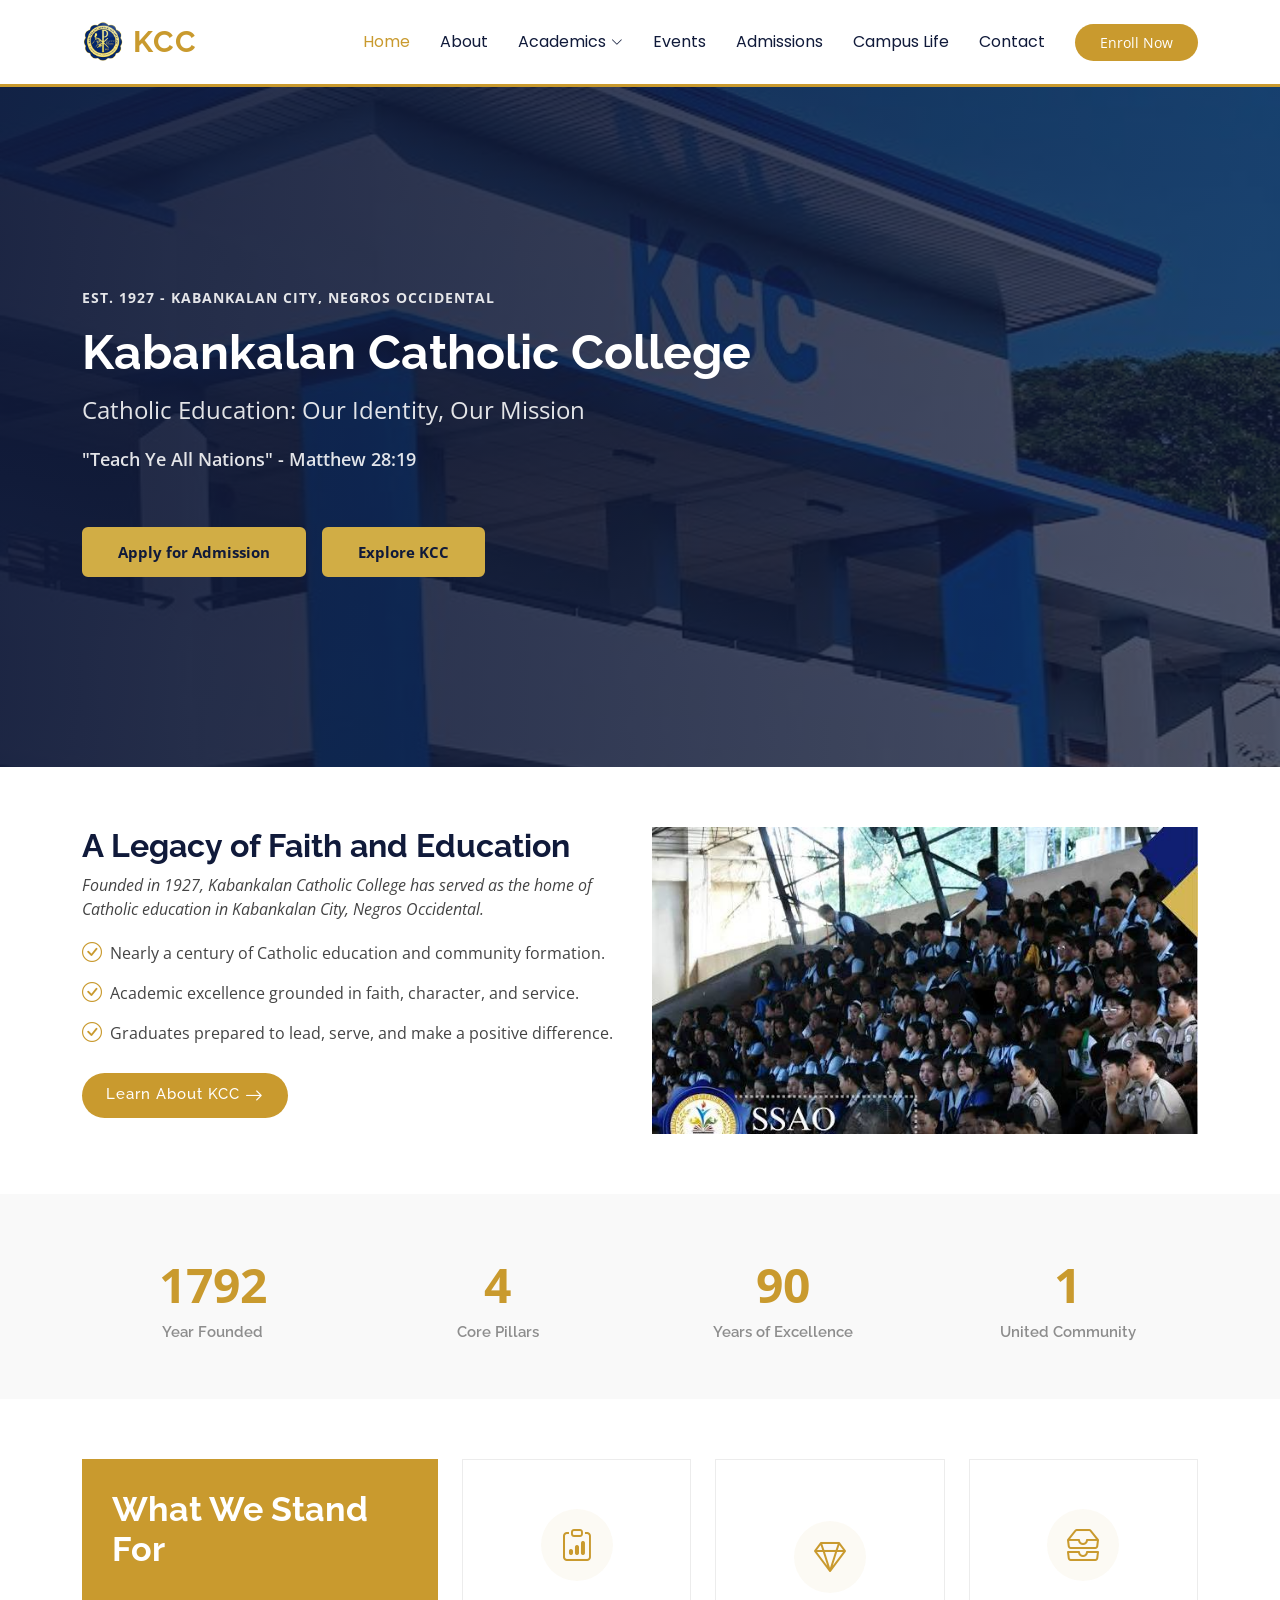
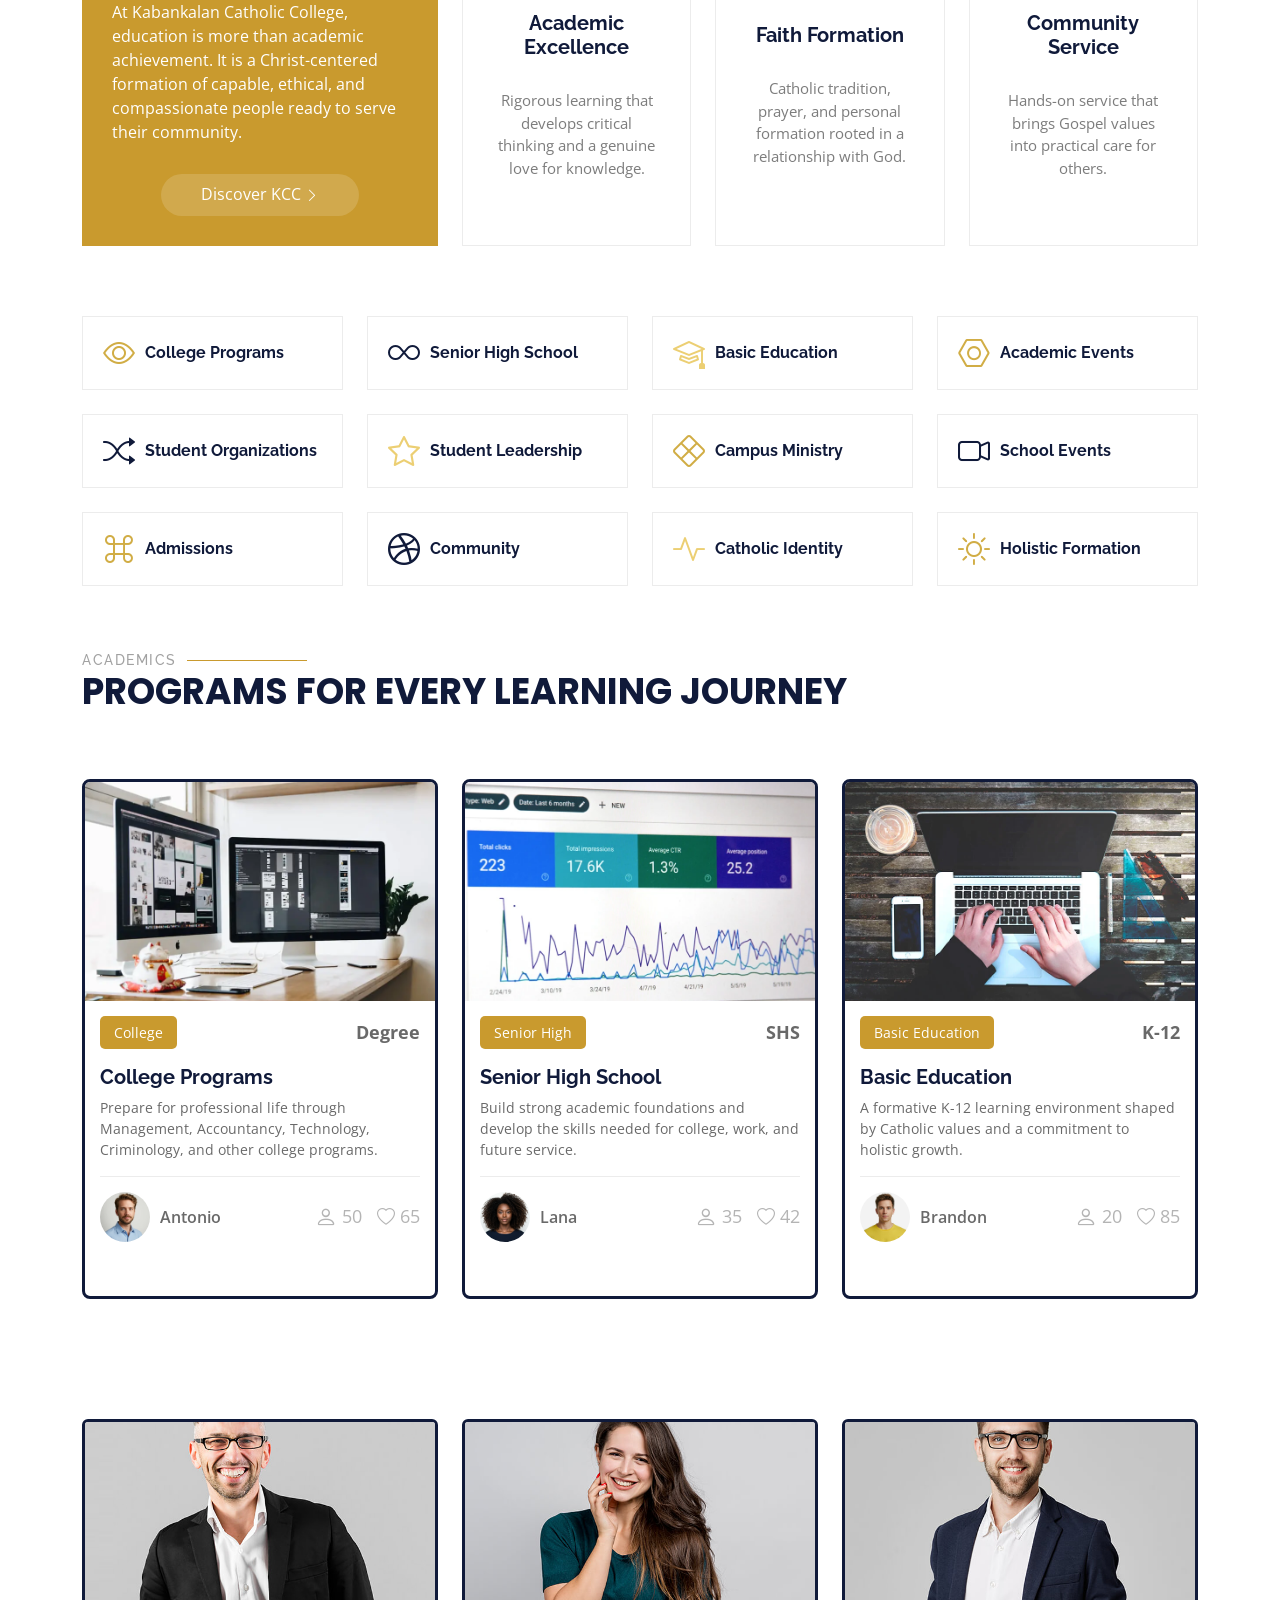
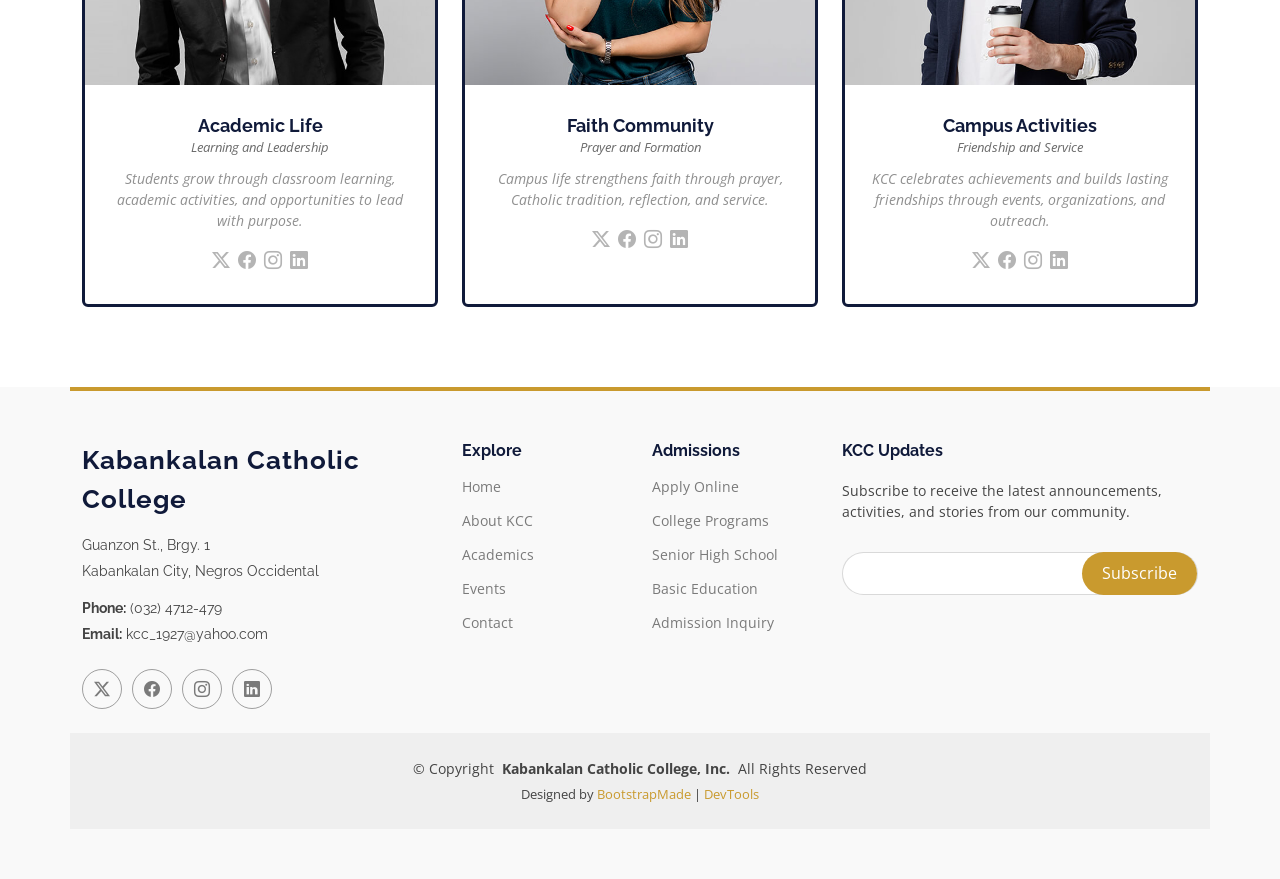
<file: index.html>
<!DOCTYPE html>
<html lang="en">

<head>
  <meta charset="utf-8">
  <meta content="width=device-width, initial-scale=1.0" name="viewport">
  <title>Kabankalan Catholic College, Inc. | Kabankalan City</title>
  <meta name="description" content="Kabankalan Catholic College, Inc. - Catholic education grounded in faith, academic excellence, and service.">
  <meta name="keywords" content="Kabankalan Catholic College, KCC, Catholic education, Kabankalan City, Negros Occidental">

  <!-- Favicons -->
  <link href="assets/img/favicon.png" rel="icon">
  <link href="assets/img/apple-touch-icon.png" rel="apple-touch-icon">

  <!-- Fonts -->
  <link href="https://fonts.googleapis.com" rel="preconnect">
  <link href="https://fonts.gstatic.com" rel="preconnect" crossorigin>
  <link href="https://fonts.googleapis.com/css2?family=Open+Sans:ital,wght@0,300;0,400;0,500;0,600;0,700;0,800;1,300;1,400;1,500;1,600;1,700;1,800&family=Poppins:ital,wght@0,100;0,200;0,300;0,400;0,500;0,600;0,700;0,800;0,900;1,100;1,200;1,300;1,400;1,500;1,600;1,700;1,800;1,900&family=Raleway:ital,wght@0,100;0,200;0,300;0,400;0,500;0,600;0,700;0,800;0,900;1,100;1,200;1,300;1,400;1,500;1,600;1,700;1,800;1,900&display=swap" rel="stylesheet">

  <!-- Vendor CSS Files -->
  <link href="assets/vendor/bootstrap/css/bootstrap.min.css" rel="stylesheet">
  <link href="assets/vendor/bootstrap-icons/bootstrap-icons.css" rel="stylesheet">
  <link href="assets/vendor/aos/aos.css" rel="stylesheet">
  <link href="assets/vendor/glightbox/css/glightbox.min.css" rel="stylesheet">
  <link href="assets/vendor/swiper/swiper-bundle.min.css" rel="stylesheet">

  <!-- Main CSS File -->
  <link href="assets/css/main.css" rel="stylesheet">

  <!-- =======================================================
  * Template Name: Mentor
  * Template URL: https://bootstrapmade.com/mentor-free-education-bootstrap-theme/
  * Updated: Jul 07 2025 with Bootstrap v5.3.7
  * Author: BootstrapMade.com
  * License: https://bootstrapmade.com/license/
  ======================================================== -->
</head>

<body class="index-page">

  <header id="header" class="header d-flex align-items-center sticky-top">
    <div class="container-fluid container-xl position-relative d-flex align-items-center">

      <a href="index.html" class="logo d-flex align-items-center me-auto">
        <img src="assets/img/kcc-seal.png" alt="Kabankalan Catholic College seal">
        <h1 class="sitename">KCC</h1>
      </a>

      <nav id="navmenu" class="navmenu">
        <ul>
          <li><a href="index.html" class="active">Home</a></li>
          <li><a href="about.html">About</a></li>
          <li class="dropdown"><a href="#"><span>Academics</span> <i class="bi bi-chevron-down toggle-dropdown"></i></a>
            <ul>
              <li><a href="courses.html">College Programs</a></li>
              <li><a href="courses.html">Senior High School</a></li>
              <li><a href="courses.html">Basic Education</a></li>
            </ul>
          </li>
          <li><a href="events.html">Events</a></li>
          <li><a href="pricing.html">Admissions</a></li>
          <li><a href="trainers.html">Campus Life</a></li>
          <li><a href="contact.html">Contact</a></li>
        </ul>
        <i class="mobile-nav-toggle d-xl-none bi bi-list"></i>
      </nav>

      <a class="btn-getstarted" href="https://kcc.wela.ph" target="_blank" rel="noopener">Enroll Now</a>

    </div>
  </header>

  <main class="main">

    <!-- Hero Section -->
    <section id="hero" class="hero section dark-background">

      <img src="assets/img/background.jpeg" alt="" data-aos="fade-in">

      <div class="container">
        <p class="hero-eyebrow" data-aos="fade-up" data-aos-delay="50">Est. 1927 - Kabankalan City, Negros Occidental</p>
        <h2 data-aos="fade-up" data-aos-delay="100">Kabankalan Catholic College</h2>
        <p data-aos="fade-up" data-aos-delay="200">Catholic Education: Our Identity, Our Mission</p>
        <p class="hero-scripture" data-aos="fade-up" data-aos-delay="250">"Teach Ye All Nations" - Matthew 28:19</p>
        <div class="d-flex gap-3 mt-4" data-aos="fade-up" data-aos-delay="300">
          <a href="https://kcc.wela.ph" target="_blank" rel="noopener" class="btn-get-started">Apply for Admission</a>
          <a href="#about" class="btn-get-started btn-outline-light">Explore KCC</a>
        </div>
      </div>

    </section><!-- /Hero Section -->

    <!-- About Section -->
    <section id="about" class="about section">

      <div class="container">

        <div class="row gy-4">

          <div class="col-lg-6 order-1 order-lg-2" data-aos="fade-up" data-aos-delay="100">
            <img src="assets/img/about.png" class="img-fluid" alt="">
          </div>

          <div class="col-lg-6 order-2 order-lg-1 content" data-aos="fade-up" data-aos-delay="200">
            <h3>A Legacy of Faith and Education</h3>
            <p class="fst-italic">
              Founded in 1927, Kabankalan Catholic College has served as the home of Catholic education in Kabankalan City, Negros Occidental.
            </p>
            <ul>
              <li><i class="bi bi-check-circle"></i> <span>Nearly a century of Catholic education and community formation.</span></li>
              <li><i class="bi bi-check-circle"></i> <span>Academic excellence grounded in faith, character, and service.</span></li>
              <li><i class="bi bi-check-circle"></i> <span>Graduates prepared to lead, serve, and make a positive difference.</span></li>
            </ul>
            <a href="about.html" class="read-more"><span>Learn About KCC</span><i class="bi bi-arrow-right"></i></a>
          </div>

        </div>

      </div>

    </section><!-- /About Section -->

    <!-- Counts Section -->
    <section id="counts" class="section counts light-background">

      <div class="container" data-aos="fade-up" data-aos-delay="100">

        <div class="row gy-4">

          <div class="col-lg-3 col-md-6">
            <div class="stats-item text-center w-100 h-100">
              <span data-purecounter-start="0" data-purecounter-end="1927" data-purecounter-duration="1" class="purecounter"></span>
              <p>Year Founded</p>
            </div>
          </div><!-- End Stats Item -->

          <div class="col-lg-3 col-md-6">
            <div class="stats-item text-center w-100 h-100">
              <span data-purecounter-start="0" data-purecounter-end="4" data-purecounter-duration="1" class="purecounter"></span>
              <p>Core Pillars</p>
            </div>
          </div><!-- End Stats Item -->

          <div class="col-lg-3 col-md-6">
            <div class="stats-item text-center w-100 h-100">
              <span data-purecounter-start="0" data-purecounter-end="99" data-purecounter-duration="1" class="purecounter"></span>
              <p>Years of Excellence</p>
            </div>
          </div><!-- End Stats Item -->

          <div class="col-lg-3 col-md-6">
            <div class="stats-item text-center w-100 h-100">
              <span data-purecounter-start="0" data-purecounter-end="1" data-purecounter-duration="1" class="purecounter"></span>
              <p>United Community</p>
            </div>
          </div><!-- End Stats Item -->

        </div>

      </div>

    </section><!-- /Counts Section -->

    <!-- Why Us Section -->
    <section id="why-us" class="section why-us">

      <div class="container">

        <div class="row gy-4">

          <div class="col-lg-4" data-aos="fade-up" data-aos-delay="100">
            <div class="why-box">
              <h3>What We Stand For</h3>
              <p>
                At Kabankalan Catholic College, education is more than academic achievement. It is a Christ-centered formation of capable, ethical, and compassionate people ready to serve their community.
              </p>
              <div class="text-center">
                <a href="about.html" class="more-btn"><span>Discover KCC</span> <i class="bi bi-chevron-right"></i></a>
              </div>
            </div>
          </div><!-- End Why Box -->

          <div class="col-lg-8 d-flex align-items-stretch">
            <div class="row gy-4" data-aos="fade-up" data-aos-delay="200">

              <div class="col-xl-4">
                <div class="icon-box d-flex flex-column justify-content-center align-items-center">
                  <i class="bi bi-clipboard-data"></i>
                  <h4>Academic Excellence</h4>
                  <p>Rigorous learning that develops critical thinking and a genuine love for knowledge.</p>
                </div>
              </div><!-- End Icon Box -->

              <div class="col-xl-4" data-aos="fade-up" data-aos-delay="300">
                <div class="icon-box d-flex flex-column justify-content-center align-items-center">
                  <i class="bi bi-gem"></i>
                  <h4>Faith Formation</h4>
                  <p>Catholic tradition, prayer, and personal formation rooted in a relationship with God.</p>
                </div>
              </div><!-- End Icon Box -->

              <div class="col-xl-4" data-aos="fade-up" data-aos-delay="400">
                <div class="icon-box d-flex flex-column justify-content-center align-items-center">
                  <i class="bi bi-inboxes"></i>
                  <h4>Community Service</h4>
                  <p>Hands-on service that brings Gospel values into practical care for others.</p>
                </div>
              </div><!-- End Icon Box -->

            </div>
          </div>

        </div>

      </div>

    </section><!-- /Why Us Section -->

    <!-- Features Section -->
    <section id="features" class="features section">

      <div class="container">

        <div class="row gy-4">

          <div class="col-lg-3 col-md-4" data-aos="fade-up" data-aos-delay="100">
            <div class="features-item">
              <i class="bi bi-eye" style="color: var(--kcc-gold);"></i>
              <h3><a href="courses.html" class="stretched-link">College Programs</a></h3>
            </div>
          </div><!-- End Feature Item -->

          <div class="col-lg-3 col-md-4" data-aos="fade-up" data-aos-delay="200">
            <div class="features-item">
              <i class="bi bi-infinity" style="color: var(--kcc-navy);"></i>
              <h3><a href="courses.html" class="stretched-link">Senior High School</a></h3>
            </div>
          </div><!-- End Feature Item -->

          <div class="col-lg-3 col-md-4" data-aos="fade-up" data-aos-delay="300">
            <div class="features-item">
              <i class="bi bi-mortarboard" style="color: var(--kcc-gold-light);"></i>
              <h3><a href="courses.html" class="stretched-link">Basic Education</a></h3>
            </div>
          </div><!-- End Feature Item -->

          <div class="col-lg-3 col-md-4" data-aos="fade-up" data-aos-delay="400">
            <div class="features-item">
              <i class="bi bi-nut" style="color: var(--kcc-gold);"></i>
              <h3><a href="events.html" class="stretched-link">Academic Events</a></h3>
            </div>
          </div><!-- End Feature Item -->

          <div class="col-lg-3 col-md-4" data-aos="fade-up" data-aos-delay="500">
            <div class="features-item">
              <i class="bi bi-shuffle" style="color: var(--kcc-navy);"></i>
              <h3><a href="trainers.html" class="stretched-link">Student Organizations</a></h3>
            </div>
          </div><!-- End Feature Item -->

          <div class="col-lg-3 col-md-4" data-aos="fade-up" data-aos-delay="600">
            <div class="features-item">
              <i class="bi bi-star" style="color: var(--kcc-gold-light);"></i>
              <h3><a href="trainers.html" class="stretched-link">Student Leadership</a></h3>
            </div>
          </div><!-- End Feature Item -->

          <div class="col-lg-3 col-md-4" data-aos="fade-up" data-aos-delay="700">
            <div class="features-item">
              <i class="bi bi-x-diamond" style="color: var(--kcc-gold);"></i>
              <h3><a href="trainers.html" class="stretched-link">Campus Ministry</a></h3>
            </div>
          </div><!-- End Feature Item -->

          <div class="col-lg-3 col-md-4" data-aos="fade-up" data-aos-delay="800">
            <div class="features-item">
              <i class="bi bi-camera-video" style="color: var(--kcc-navy);"></i>
              <h3><a href="events.html" class="stretched-link">School Events</a></h3>
            </div>
          </div><!-- End Feature Item -->

          <div class="col-lg-3 col-md-4" data-aos="fade-up" data-aos-delay="900">
            <div class="features-item">
              <i class="bi bi-command" style="color: var(--kcc-gold);"></i>
              <h3><a href="contact.html" class="stretched-link">Admissions</a></h3>
            </div>
          </div><!-- End Feature Item -->

          <div class="col-lg-3 col-md-4" data-aos="fade-up" data-aos-delay="1000">
            <div class="features-item">
              <i class="bi bi-dribbble" style="color: var(--kcc-navy);"></i>
              <h3><a href="contact.html" class="stretched-link">Community</a></h3>
            </div>
          </div><!-- End Feature Item -->

          <div class="col-lg-3 col-md-4" data-aos="fade-up" data-aos-delay="1100">
            <div class="features-item">
              <i class="bi bi-activity" style="color: var(--kcc-gold-light);"></i>
              <h3><a href="about.html" class="stretched-link">Catholic Identity</a></h3>
            </div>
          </div><!-- End Feature Item -->

          <div class="col-lg-3 col-md-4" data-aos="fade-up" data-aos-delay="1200">
            <div class="features-item">
              <i class="bi bi-brightness-high" style="color: var(--kcc-gold);"></i>
              <h3><a href="about.html" class="stretched-link">Holistic Formation</a></h3>
            </div>
          </div><!-- End Feature Item -->

        </div>

      </div>

    </section><!-- /Features Section -->

    <!-- Courses Section -->
    <section id="courses" class="courses section">

      <!-- Section Title -->
      <div class="container section-title" data-aos="fade-up">
        <h2>Academics</h2>
        <p>Programs for Every Learning Journey</p>
      </div><!-- End Section Title -->

      <div class="container">

        <div class="row">

          <div class="col-lg-4 col-md-6 d-flex align-items-stretch" data-aos="zoom-in" data-aos-delay="100">
            <div class="course-item">
              <img src="assets/img/course/course-1.webp" class="img-fluid" alt="...">
              <div class="course-content">
                <div class="d-flex justify-content-between align-items-center mb-3">
                  <p class="category">College</p>
                  <p class="price">Degree</p>
                </div>

                <h3><a href="course-details.html">College Programs</a></h3>
                <p class="description">Prepare for professional life through Management, Accountancy, Technology, Criminology, and other college programs.</p>
                <div class="trainer d-flex justify-content-between align-items-center">
                  <div class="trainer-profile d-flex align-items-center">
                    <img src="assets/img/person/person-m-7.webp" class="img-fluid" alt="">
                    <a href="" class="trainer-link">Antonio</a>
                  </div>
                  <div class="trainer-rank d-flex align-items-center">
                    <i class="bi bi-person user-icon"></i>&nbsp;50
                    &nbsp;&nbsp;
                    <i class="bi bi-heart heart-icon"></i>&nbsp;65
                  </div>
                </div>
              </div>
            </div>
          </div> <!-- End Course Item-->

          <div class="col-lg-4 col-md-6 d-flex align-items-stretch mt-4 mt-md-0" data-aos="zoom-in" data-aos-delay="200">
            <div class="course-item">
              <img src="assets/img/course/course-2.webp" class="img-fluid" alt="...">
              <div class="course-content">
                <div class="d-flex justify-content-between align-items-center mb-3">
                  <p class="category">Senior High</p>
                  <p class="price">SHS</p>
                </div>

                <h3><a href="course-details.html">Senior High School</a></h3>
                <p class="description">Build strong academic foundations and develop the skills needed for college, work, and future service.</p>
                <div class="trainer d-flex justify-content-between align-items-center">
                  <div class="trainer-profile d-flex align-items-center">
                    <img src="assets/img/person/person-f-14.webp" class="img-fluid" alt="">
                    <a href="" class="trainer-link">Lana</a>
                  </div>
                  <div class="trainer-rank d-flex align-items-center">
                    <i class="bi bi-person user-icon"></i>&nbsp;35
                    &nbsp;&nbsp;
                    <i class="bi bi-heart heart-icon"></i>&nbsp;42
                  </div>
                </div>
              </div>
            </div>
          </div> <!-- End Course Item-->

          <div class="col-lg-4 col-md-6 d-flex align-items-stretch mt-4 mt-lg-0" data-aos="zoom-in" data-aos-delay="300">
            <div class="course-item">
              <img src="assets/img/course/course-3.webp" class="img-fluid" alt="...">
              <div class="course-content">
                <div class="d-flex justify-content-between align-items-center mb-3">
                  <p class="category">Basic Education</p>
                  <p class="price">K-12</p>
                </div>

                <h3><a href="course-details.html">Basic Education</a></h3>
                <p class="description">A formative K-12 learning environment shaped by Catholic values and a commitment to holistic growth.</p>
                <div class="trainer d-flex justify-content-between align-items-center">
                  <div class="trainer-profile d-flex align-items-center">
                    <img src="assets/img/person/person-m-12.webp" class="img-fluid" alt="">
                    <a href="" class="trainer-link">Brandon</a>
                  </div>
                  <div class="trainer-rank d-flex align-items-center">
                    <i class="bi bi-person user-icon"></i>&nbsp;20
                    &nbsp;&nbsp;
                    <i class="bi bi-heart heart-icon"></i>&nbsp;85
                  </div>
                </div>
              </div>
            </div>
          </div> <!-- End Course Item-->

        </div>

      </div>

    </section><!-- /Courses Section -->

    <!-- Trainers Index Section -->
    <section id="trainers-index" class="section trainers-index">

      <div class="container">

        <div class="row">

          <div class="col-lg-4 col-md-6 d-flex" data-aos="fade-up" data-aos-delay="100">
            <div class="member">
              <img src="assets/img/trainers/trainer-1.jpg" class="img-fluid" alt="">
              <div class="member-content">
                <h4>Academic Life</h4>
                <span>Learning and Leadership</span>
                <p>
                  Students grow through classroom learning, academic activities, and opportunities to lead with purpose.
                </p>
                <div class="social">
                  <a href=""><i class="bi bi-twitter-x"></i></a>
                  <a href=""><i class="bi bi-facebook"></i></a>
                  <a href=""><i class="bi bi-instagram"></i></a>
                  <a href=""><i class="bi bi-linkedin"></i></a>
                </div>
              </div>
            </div>
          </div><!-- End Team Member -->

          <div class="col-lg-4 col-md-6 d-flex" data-aos="fade-up" data-aos-delay="200">
            <div class="member">
              <img src="assets/img/trainers/trainer-2.jpg" class="img-fluid" alt="">
              <div class="member-content">
                <h4>Faith Community</h4>
                <span>Prayer and Formation</span>
                <p>
                  Campus life strengthens faith through prayer, Catholic tradition, reflection, and service.
                </p>
                <div class="social">
                  <a href=""><i class="bi bi-twitter-x"></i></a>
                  <a href=""><i class="bi bi-facebook"></i></a>
                  <a href=""><i class="bi bi-instagram"></i></a>
                  <a href=""><i class="bi bi-linkedin"></i></a>
                </div>
              </div>
            </div>
          </div><!-- End Team Member -->

          <div class="col-lg-4 col-md-6 d-flex" data-aos="fade-up" data-aos-delay="300">
            <div class="member">
              <img src="assets/img/trainers/trainer-3.jpg" class="img-fluid" alt="">
              <div class="member-content">
                <h4>Campus Activities</h4>
                <span>Friendship and Service</span>
                <p>
                  KCC celebrates achievements and builds lasting friendships through events, organizations, and outreach.
                </p>
                <div class="social">
                  <a href=""><i class="bi bi-twitter-x"></i></a>
                  <a href=""><i class="bi bi-facebook"></i></a>
                  <a href=""><i class="bi bi-instagram"></i></a>
                  <a href=""><i class="bi bi-linkedin"></i></a>
                </div>
              </div>
            </div>
          </div><!-- End Team Member -->

        </div>

      </div>

    </section><!-- /Trainers Index Section -->

  </main>

  <footer id="footer" class="footer position-relative light-background">

    <div class="container footer-top">
      <div class="row gy-4">
        <div class="col-lg-4 col-md-6 footer-about">
          <a href="index.html" class="logo d-flex align-items-center">
            <span class="sitename">Kabankalan Catholic College</span>
          </a>
          <div class="footer-contact pt-3">
            <p>Guanzon St., Brgy. 1</p>
            <p>Kabankalan City, Negros Occidental</p>
            <p class="mt-3"><strong>Phone:</strong> <span>(032) 4712-479</span></p>
            <p><strong>Email:</strong> <span>kcc_1927@yahoo.com</span></p>
          </div>
          <div class="social-links d-flex mt-4">
            <a href=""><i class="bi bi-twitter-x"></i></a>
            <a href=""><i class="bi bi-facebook"></i></a>
            <a href=""><i class="bi bi-instagram"></i></a>
            <a href=""><i class="bi bi-linkedin"></i></a>
          </div>
        </div>

        <div class="col-lg-2 col-md-3 footer-links">
          <h4>Explore</h4>
          <ul>
            <li><a href="index.html">Home</a></li>
            <li><a href="about.html">About KCC</a></li>
            <li><a href="courses.html">Academics</a></li>
            <li><a href="events.html">Events</a></li>
            <li><a href="contact.html">Contact</a></li>
          </ul>
        </div>

        <div class="col-lg-2 col-md-3 footer-links">
          <h4>Admissions</h4>
          <ul>
            <li><a href="https://kcc.wela.ph" target="_blank" rel="noopener">Apply Online</a></li>
            <li><a href="courses.html">College Programs</a></li>
            <li><a href="courses.html">Senior High School</a></li>
            <li><a href="courses.html">Basic Education</a></li>
            <li><a href="contact.html">Admission Inquiry</a></li>
          </ul>
        </div>

        <div class="col-lg-4 col-md-12 footer-newsletter">
          <h4>KCC Updates</h4>
          <p>Subscribe to receive the latest announcements, activities, and stories from our community.</p>
          <form action="#" method="post" class="email-form">
            <div class="newsletter-form"><input type="email" name="email"><input type="submit" value="Subscribe"></div>
            <div class="loading">Loading</div>
            <div class="error-message"></div>
            <div class="sent-message">Your subscription request has been sent. Thank you!</div>
          </form>
        </div>

      </div>
    </div>

    <div class="container copyright text-center mt-4">
      <p>© <span>Copyright</span> <strong class="px-1 sitename">Kabankalan Catholic College, Inc.</strong> <span>All Rights Reserved</span></p>
      <div class="credits">
        <!-- All the links in the footer should remain intact. -->
        <!-- You can delete the links only if you've purchased the pro version. -->
        <!-- Licensing information: https://bootstrapmade.com/license/ -->
        Designed by <a href="https://bootstrapmade.com/">BootstrapMade</a> | <a href="https://bootstrapmade.com/tools/">DevTools</a>
      </div>
    </div>

  </footer>

  <!-- Scroll Top -->
  <a href="#" id="scroll-top" class="scroll-top d-flex align-items-center justify-content-center"><i class="bi bi-arrow-up-short"></i></a>

  <!-- Preloader -->
  <div id="preloader"></div>

  <!-- Vendor JS Files -->
  <script src="assets/vendor/bootstrap/js/bootstrap.bundle.min.js"></script>
  <script src="assets/vendor/aos/aos.js"></script>
  <script src="assets/vendor/glightbox/js/glightbox.min.js"></script>
  <script src="assets/vendor/purecounter/purecounter_vanilla.js"></script>
  <script src="assets/vendor/swiper/swiper-bundle.min.js"></script>

  <!-- Main JS File -->
  <script src="assets/js/main.js"></script>

</body>

</html>
</file>
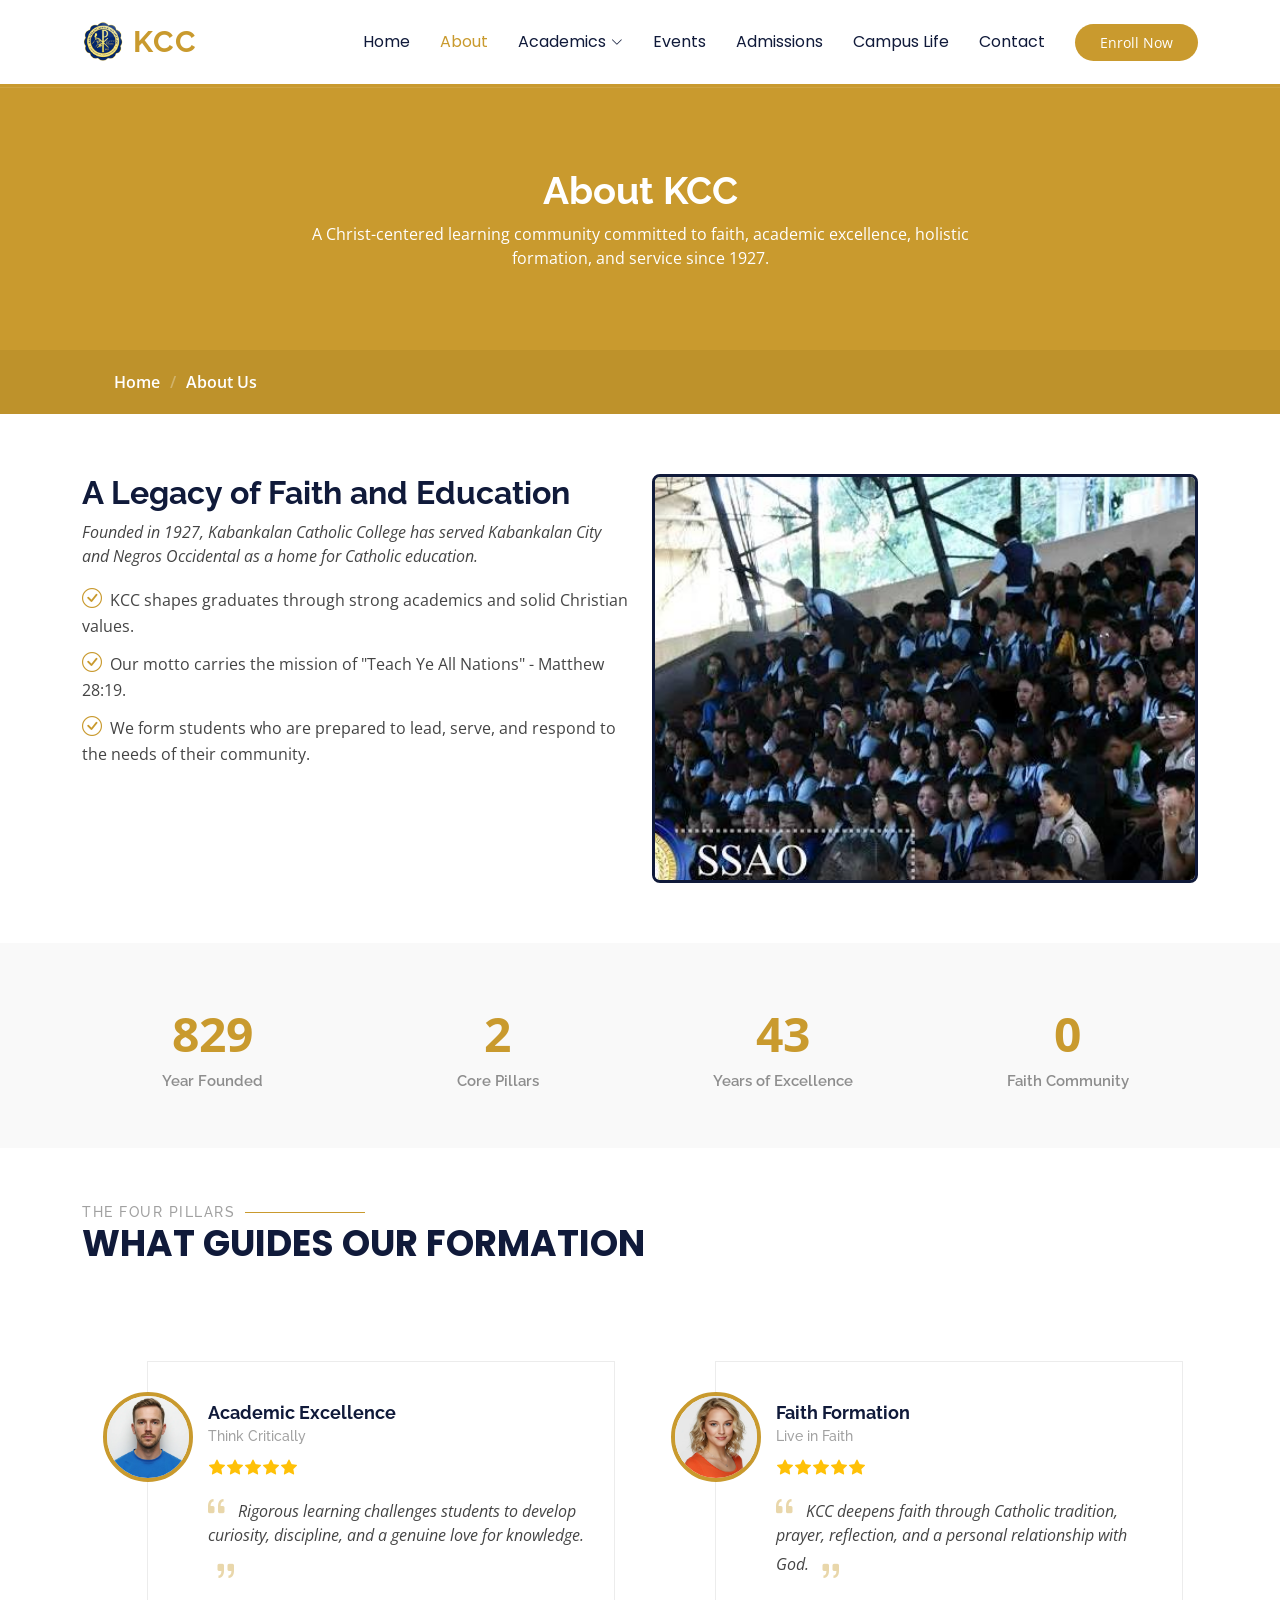
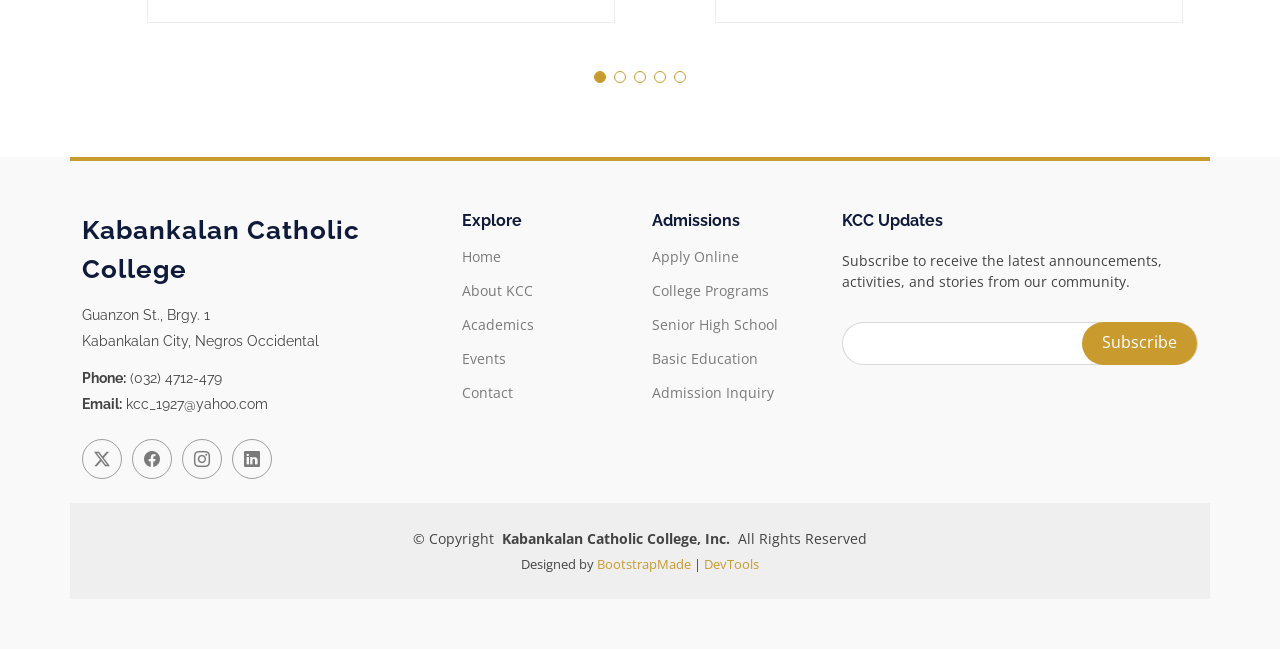
<file: about.html>
<!DOCTYPE html>
<html lang="en">

<head>
  <meta charset="utf-8">
  <meta content="width=device-width, initial-scale=1.0" name="viewport">
  <title>About KCC - Kabankalan Catholic College, Inc.</title>
  <meta name="description" content="Learn about Kabankalan Catholic College, its history, mission, and four pillars of formation.">
  <meta name="keywords" content="About KCC, Kabankalan Catholic College, Catholic education, Kabankalan City">

  <!-- Favicons -->
  <link href="assets/img/favicon.png" rel="icon">
  <link href="assets/img/apple-touch-icon.png" rel="apple-touch-icon">

  <!-- Fonts -->
  <link href="https://fonts.googleapis.com" rel="preconnect">
  <link href="https://fonts.gstatic.com" rel="preconnect" crossorigin>
  <link href="https://fonts.googleapis.com/css2?family=Open+Sans:ital,wght@0,300;0,400;0,500;0,600;0,700;0,800;1,300;1,400;1,500;1,600;1,700;1,800&family=Poppins:ital,wght@0,100;0,200;0,300;0,400;0,500;0,600;0,700;0,800;0,900;1,100;1,200;1,300;1,400;1,500;1,600;1,700;1,800;1,900&family=Raleway:ital,wght@0,100;0,200;0,300;0,400;0,500;0,600;0,700;0,800;0,900;1,100;1,200;1,300;1,400;1,500;1,600;1,700;1,800;1,900&display=swap" rel="stylesheet">

  <!-- Vendor CSS Files -->
  <link href="assets/vendor/bootstrap/css/bootstrap.min.css" rel="stylesheet">
  <link href="assets/vendor/bootstrap-icons/bootstrap-icons.css" rel="stylesheet">
  <link href="assets/vendor/aos/aos.css" rel="stylesheet">
  <link href="assets/vendor/glightbox/css/glightbox.min.css" rel="stylesheet">
  <link href="assets/vendor/swiper/swiper-bundle.min.css" rel="stylesheet">

  <!-- Main CSS File -->
  <link href="assets/css/main.css" rel="stylesheet">

  <!-- =======================================================
  * Template Name: Mentor
  * Template URL: https://bootstrapmade.com/mentor-free-education-bootstrap-theme/
  * Updated: Jul 07 2025 with Bootstrap v5.3.7
  * Author: BootstrapMade.com
  * License: https://bootstrapmade.com/license/
  ======================================================== -->
</head>

<body class="about-page">

  <header id="header" class="header d-flex align-items-center sticky-top">
    <div class="container-fluid container-xl position-relative d-flex align-items-center">

      <a href="index.html" class="logo d-flex align-items-center me-auto">
        <img src="assets/img/kcc-seal.png" alt="Kabankalan Catholic College seal">
        <h1 class="sitename">KCC</h1>
      </a>

      <nav id="navmenu" class="navmenu">
        <ul>
          <li><a href="index.html">Home</a></li>
          <li><a href="about.html" class="active">About</a></li>
          <li class="dropdown"><a href="#"><span>Academics</span> <i class="bi bi-chevron-down toggle-dropdown"></i></a>
            <ul>
              <li><a href="courses.html">College Programs</a></li>
              <li><a href="courses.html">Senior High School</a></li>
              <li><a href="courses.html">Basic Education</a></li>
            </ul>
          </li>
          <li><a href="events.html">Events</a></li>
          <li><a href="pricing.html">Admissions</a></li>
          <li><a href="trainers.html">Campus Life</a></li>
          <li><a href="contact.html">Contact</a></li>
        </ul>
        <i class="mobile-nav-toggle d-xl-none bi bi-list"></i>
      </nav>

      <a class="btn-getstarted" href="https://kcc.wela.ph" target="_blank" rel="noopener">Enroll Now</a>

    </div>
  </header>

  <main class="main">

    <!-- Page Title -->
    <div class="page-title" data-aos="fade">
      <div class="heading">
        <div class="container">
          <div class="row d-flex justify-content-center text-center">
            <div class="col-lg-8">
              <h1>About KCC</h1>
              <p class="mb-0">A Christ-centered learning community committed to faith, academic excellence, holistic formation, and service since 1927.</p>
            </div>
          </div>
        </div>
      </div>
      <nav class="breadcrumbs">
        <div class="container">
          <ol>
            <li><a href="index.html">Home</a></li>
            <li class="current">About Us<br></li>
          </ol>
        </div>
      </nav>
    </div><!-- End Page Title -->

    <!-- About Us Section -->
    <section id="about-us" class="section about-us">

      <div class="container">

        <div class="row gy-4">

          <div class="col-lg-6 order-1 order-lg-2" data-aos="fade-up" data-aos-delay="100">
            <img src="assets/img/about.png" class="img-fluid" alt="">
          </div>

          <div class="col-lg-6 order-2 order-lg-1 content" data-aos="fade-up" data-aos-delay="200">
            <h3>A Legacy of Faith and Education</h3>
            <p class="fst-italic">
              Founded in 1927, Kabankalan Catholic College has served Kabankalan City and Negros Occidental as a home for Catholic education.
            </p>
            <ul>
              <li><i class="bi bi-check-circle"></i> <span>KCC shapes graduates through strong academics and solid Christian values.</span></li>
              <li><i class="bi bi-check-circle"></i> <span>Our motto carries the mission of "Teach Ye All Nations" - Matthew 28:19.</span></li>
              <li><i class="bi bi-check-circle"></i> <span>We form students who are prepared to lead, serve, and respond to the needs of their community.</span></li>
            </ul>
          </div>

        </div>

      </div>

    </section><!-- /About Us Section -->

    <!-- Counts Section -->
    <section id="counts" class="section counts light-background">

      <div class="container" data-aos="fade-up" data-aos-delay="100">

        <div class="row gy-4">

          <div class="col-lg-3 col-md-6">
            <div class="stats-item text-center w-100 h-100">
              <span data-purecounter-start="0" data-purecounter-end="1927" data-purecounter-duration="1" class="purecounter"></span>
              <p>Year Founded</p>
            </div>
          </div><!-- End Stats Item -->

          <div class="col-lg-3 col-md-6">
            <div class="stats-item text-center w-100 h-100">
              <span data-purecounter-start="0" data-purecounter-end="4" data-purecounter-duration="1" class="purecounter"></span>
              <p>Core Pillars</p>
            </div>
          </div><!-- End Stats Item -->

          <div class="col-lg-3 col-md-6">
            <div class="stats-item text-center w-100 h-100">
              <span data-purecounter-start="0" data-purecounter-end="99" data-purecounter-duration="1" class="purecounter"></span>
              <p>Years of Excellence</p>
            </div>
          </div><!-- End Stats Item -->

          <div class="col-lg-3 col-md-6">
            <div class="stats-item text-center w-100 h-100">
              <span data-purecounter-start="0" data-purecounter-end="1" data-purecounter-duration="1" class="purecounter"></span>
              <p>Faith Community</p>
            </div>
          </div><!-- End Stats Item -->

        </div>

      </div>

    </section><!-- /Counts Section -->

    <!-- Testimonials Section -->
    <section id="testimonials" class="testimonials section">

      <!-- Section Title -->
      <div class="container section-title" data-aos="fade-up">
        <h2>The Four Pillars</h2>
        <p>What guides our formation</p>
      </div><!-- End Section Title -->

      <div class="container" data-aos="fade-up" data-aos-delay="100">

        <div class="swiper init-swiper">
          <script type="application/json" class="swiper-config">
            {
              "loop": true,
              "speed": 600,
              "autoplay": {
                "delay": 5000
              },
              "slidesPerView": "auto",
              "pagination": {
                "el": ".swiper-pagination",
                "type": "bullets",
                "clickable": true
              },
              "breakpoints": {
                "320": {
                  "slidesPerView": 1,
                  "spaceBetween": 40
                },
                "1200": {
                  "slidesPerView": 2,
                  "spaceBetween": 20
                }
              }
            }
          </script>
          <div class="swiper-wrapper">

            <div class="swiper-slide">
              <div class="testimonial-wrap">
                <div class="testimonial-item">
                  <img src="assets/img/person/person-m-9.webp" class="testimonial-img" alt="">
                  <h3>Academic Excellence</h3>
                  <h4>Think Critically</h4>
                  <div class="stars">
                    <i class="bi bi-star-fill"></i><i class="bi bi-star-fill"></i><i class="bi bi-star-fill"></i><i class="bi bi-star-fill"></i><i class="bi bi-star-fill"></i>
                  </div>
                  <p>
                    <i class="bi bi-quote quote-icon-left"></i>
                    <span>Rigorous learning challenges students to develop curiosity, discipline, and a genuine love for knowledge.</span>
                    <i class="bi bi-quote quote-icon-right"></i>
                  </p>
                </div>
              </div>
            </div><!-- End testimonial item -->

            <div class="swiper-slide">
              <div class="testimonial-wrap">
                <div class="testimonial-item">
                  <img src="assets/img/person/person-f-5.webp" class="testimonial-img" alt="">
                  <h3>Faith Formation</h3>
                  <h4>Live in Faith</h4>
                  <div class="stars">
                    <i class="bi bi-star-fill"></i><i class="bi bi-star-fill"></i><i class="bi bi-star-fill"></i><i class="bi bi-star-fill"></i><i class="bi bi-star-fill"></i>
                  </div>
                  <p>
                    <i class="bi bi-quote quote-icon-left"></i>
                    <span>KCC deepens faith through Catholic tradition, prayer, reflection, and a personal relationship with God.</span>
                    <i class="bi bi-quote quote-icon-right"></i>
                  </p>
                </div>
              </div>
            </div><!-- End testimonial item -->

            <div class="swiper-slide">
              <div class="testimonial-wrap">
                <div class="testimonial-item">
                  <img src="assets/img/person/person-f-12.webp" class="testimonial-img" alt="">
                  <h3>Community Service</h3>
                  <h4>Serve with Purpose</h4>
                  <div class="stars">
                    <i class="bi bi-star-fill"></i><i class="bi bi-star-fill"></i><i class="bi bi-star-fill"></i><i class="bi bi-star-fill"></i><i class="bi bi-star-fill"></i>
                  </div>
                  <p>
                    <i class="bi bi-quote quote-icon-left"></i>
                    <span>Students put Gospel values into practice through outreach, hands-on service, and care for others.</span>
                    <i class="bi bi-quote quote-icon-right"></i>
                  </p>
                </div>
              </div>
            </div><!-- End testimonial item -->

            <div class="swiper-slide">
              <div class="testimonial-wrap">
                <div class="testimonial-item">
                  <img src="assets/img/person/person-m-12.webp" class="testimonial-img" alt="">
                  <h3>Holistic Development</h3>
                  <h4>Grow in Character</h4>
                  <div class="stars">
                    <i class="bi bi-star-fill"></i><i class="bi bi-star-fill"></i><i class="bi bi-star-fill"></i><i class="bi bi-star-fill"></i><i class="bi bi-star-fill"></i>
                  </div>
                  <p>
                    <i class="bi bi-quote quote-icon-left"></i>
                    <span>Education at KCC nurtures the mind, heart, body, and spirit to prepare students for meaningful lives.</span>
                    <i class="bi bi-quote quote-icon-right"></i>
                  </p>
                </div>
              </div>
            </div><!-- End testimonial item -->

            <div class="swiper-slide">
              <div class="testimonial-wrap">
                <div class="testimonial-item">
                  <img src="assets/img/person/person-m-13.webp" class="testimonial-img" alt="">
                  <h3>Christian Leadership</h3>
                  <h4>Lead with Values</h4>
                  <div class="stars">
                    <i class="bi bi-star-fill"></i><i class="bi bi-star-fill"></i><i class="bi bi-star-fill"></i><i class="bi bi-star-fill"></i><i class="bi bi-star-fill"></i>
                  </div>
                  <p>
                    <i class="bi bi-quote quote-icon-left"></i>
                    <span>KCC forms confident graduates who lead responsibly, respect others, and work for the common good.</span>
                    <i class="bi bi-quote quote-icon-right"></i>
                  </p>
                </div>
              </div>
            </div><!-- End testimonial item -->

          </div>
          <div class="swiper-pagination"></div>
        </div>

      </div>

    </section><!-- /Testimonials Section -->

  </main>

  <footer id="footer" class="footer position-relative light-background">

    <div class="container footer-top">
      <div class="row gy-4">
        <div class="col-lg-4 col-md-6 footer-about">
          <a href="index.html" class="logo d-flex align-items-center">
            <span class="sitename">Kabankalan Catholic College</span>
          </a>
          <div class="footer-contact pt-3">
            <p>Guanzon St., Brgy. 1</p>
            <p>Kabankalan City, Negros Occidental</p>
            <p class="mt-3"><strong>Phone:</strong> <span>(032) 4712-479</span></p>
            <p><strong>Email:</strong> <span>kcc_1927@yahoo.com</span></p>
          </div>
          <div class="social-links d-flex mt-4">
            <a href=""><i class="bi bi-twitter-x"></i></a>
            <a href=""><i class="bi bi-facebook"></i></a>
            <a href=""><i class="bi bi-instagram"></i></a>
            <a href=""><i class="bi bi-linkedin"></i></a>
          </div>
        </div>

        <div class="col-lg-2 col-md-3 footer-links">
          <h4>Explore</h4>
          <ul>
            <li><a href="index.html">Home</a></li>
            <li><a href="about.html">About KCC</a></li>
            <li><a href="courses.html">Academics</a></li>
            <li><a href="events.html">Events</a></li>
            <li><a href="contact.html">Contact</a></li>
          </ul>
        </div>

        <div class="col-lg-2 col-md-3 footer-links">
          <h4>Admissions</h4>
          <ul>
            <li><a href="https://kcc.wela.ph" target="_blank" rel="noopener">Apply Online</a></li>
            <li><a href="courses.html">College Programs</a></li>
            <li><a href="courses.html">Senior High School</a></li>
            <li><a href="courses.html">Basic Education</a></li>
            <li><a href="contact.html">Admission Inquiry</a></li>
          </ul>
        </div>

        <div class="col-lg-4 col-md-12 footer-newsletter">
          <h4>KCC Updates</h4>
          <p>Subscribe to receive the latest announcements, activities, and stories from our community.</p>
          <form action="#" method="post" class="email-form">
            <div class="newsletter-form"><input type="email" name="email"><input type="submit" value="Subscribe"></div>
            <div class="loading">Loading</div>
            <div class="error-message"></div>
            <div class="sent-message">Your subscription request has been sent. Thank you!</div>
          </form>
        </div>

      </div>
    </div>

    <div class="container copyright text-center mt-4">
      <p>© <span>Copyright</span> <strong class="px-1 sitename">Kabankalan Catholic College, Inc.</strong> <span>All Rights Reserved</span></p>
      <div class="credits">
        <!-- All the links in the footer should remain intact. -->
        <!-- You can delete the links only if you've purchased the pro version. -->
        <!-- Licensing information: https://bootstrapmade.com/license/ -->
        Designed by <a href="https://bootstrapmade.com/">BootstrapMade</a> | <a href="https://bootstrapmade.com/tools/">DevTools</a>
      </div>
    </div>

  </footer>

  <!-- Scroll Top -->
  <a href="#" id="scroll-top" class="scroll-top d-flex align-items-center justify-content-center"><i class="bi bi-arrow-up-short"></i></a>

  <!-- Preloader -->
  <div id="preloader"></div>

  <!-- Vendor JS Files -->
  <script src="assets/vendor/bootstrap/js/bootstrap.bundle.min.js"></script>
  <script src="assets/vendor/aos/aos.js"></script>
  <script src="assets/vendor/glightbox/js/glightbox.min.js"></script>
  <script src="assets/vendor/purecounter/purecounter_vanilla.js"></script>
  <script src="assets/vendor/swiper/swiper-bundle.min.js"></script>

  <!-- Main JS File -->
  <script src="assets/js/main.js"></script>

</body>

</html>
</file>
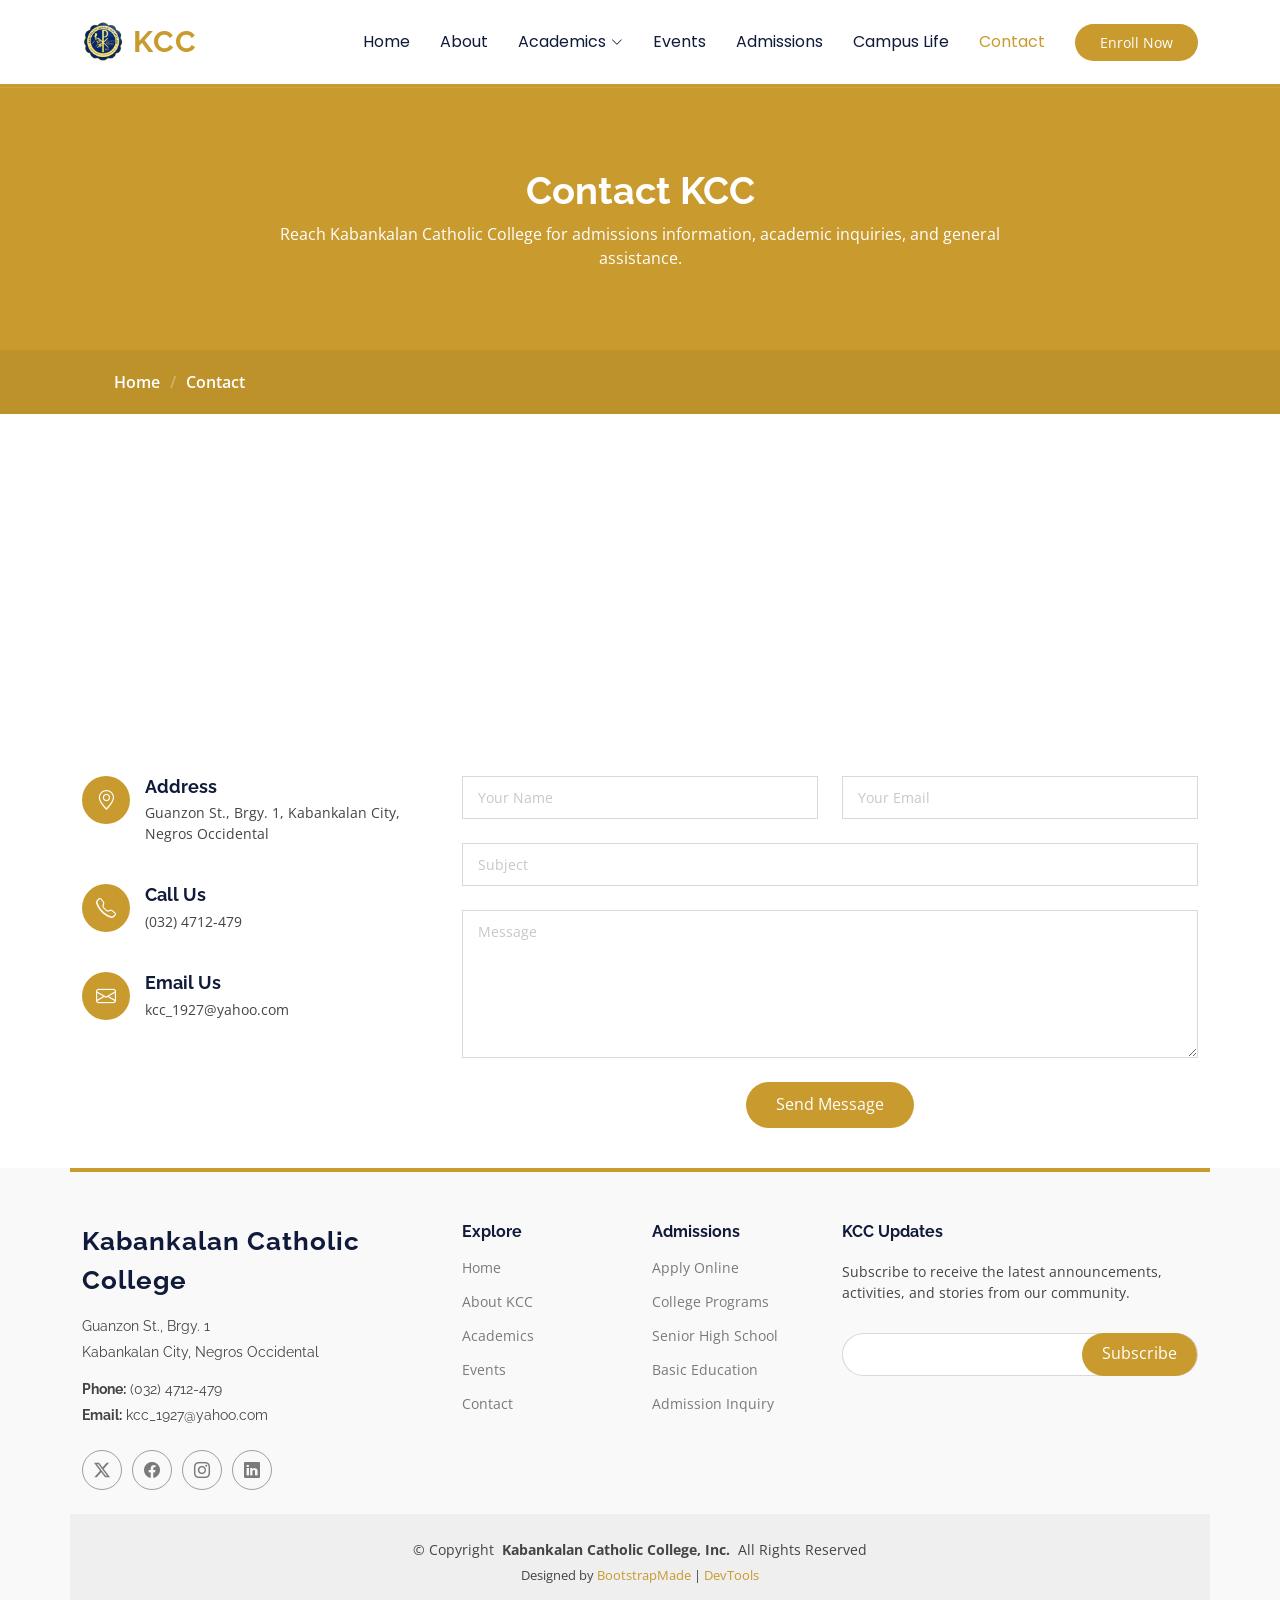
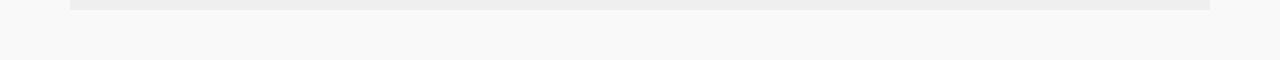
<file: contact.html>
<!DOCTYPE html>
<html lang="en">

<head>
  <meta charset="utf-8">
  <meta content="width=device-width, initial-scale=1.0" name="viewport">
  <title>Contact KCC - Kabankalan Catholic College, Inc.</title>
  <meta name="description" content="Contact Kabankalan Catholic College for admissions and general inquiries.">
  <meta name="keywords" content="Contact KCC, Kabankalan Catholic College, Kabankalan City, admissions">

  <!-- Favicons -->
  <link href="assets/img/favicon.png" rel="icon">
  <link href="assets/img/apple-touch-icon.png" rel="apple-touch-icon">

  <!-- Fonts -->
  <link href="https://fonts.googleapis.com" rel="preconnect">
  <link href="https://fonts.gstatic.com" rel="preconnect" crossorigin>
  <link
    href="https://fonts.googleapis.com/css2?family=Open+Sans:ital,wght@0,300;0,400;0,500;0,600;0,700;0,800;1,300;1,400;1,500;1,600;1,700;1,800&family=Poppins:ital,wght@0,100;0,200;0,300;0,400;0,500;0,600;0,700;0,800;0,900;1,100;1,200;1,300;1,400;1,500;1,600;1,700;1,800;1,900&family=Raleway:ital,wght@0,100;0,200;0,300;0,400;0,500;0,600;0,700;0,800;0,900;1,100;1,200;1,300;1,400;1,500;1,600;1,700;1,800;1,900&display=swap"
    rel="stylesheet">

  <!-- Vendor CSS Files -->
  <link href="assets/vendor/bootstrap/css/bootstrap.min.css" rel="stylesheet">
  <link href="assets/vendor/bootstrap-icons/bootstrap-icons.css" rel="stylesheet">
  <link href="assets/vendor/aos/aos.css" rel="stylesheet">
  <link href="assets/vendor/glightbox/css/glightbox.min.css" rel="stylesheet">
  <link href="assets/vendor/swiper/swiper-bundle.min.css" rel="stylesheet">

  <!-- Main CSS File -->
  <link href="assets/css/main.css" rel="stylesheet">

  <!-- =======================================================
  * Template Name: Mentor
  * Template URL: https://bootstrapmade.com/mentor-free-education-bootstrap-theme/
  * Updated: Jul 07 2025 with Bootstrap v5.3.7
  * Author: BootstrapMade.com
  * License: https://bootstrapmade.com/license/
  ======================================================== -->
</head>

<body class="contact-page">

  <header id="header" class="header d-flex align-items-center sticky-top">
    <div class="container-fluid container-xl position-relative d-flex align-items-center">

      <a href="index.html" class="logo d-flex align-items-center me-auto">
        <img src="assets/img/kcc-seal.png" alt="Kabankalan Catholic College seal">
        <h1 class="sitename">KCC</h1>
      </a>

      <nav id="navmenu" class="navmenu">
        <ul>
          <li><a href="index.html">Home</a></li>
          <li><a href="about.html">About</a></li>
          <li class="dropdown"><a href="#"><span>Academics</span> <i class="bi bi-chevron-down toggle-dropdown"></i></a>
            <ul>
              <li><a href="courses.html">College Programs</a></li>
              <li><a href="courses.html">Senior High School</a></li>
              <li><a href="courses.html">Basic Education</a></li>
            </ul>
          </li>
          <li><a href="events.html">Events</a></li>
          <li><a href="pricing.html">Admissions</a></li>
          <li><a href="trainers.html">Campus Life</a></li>
          <li><a href="contact.html" class="active">Contact</a></li>
        </ul>
        <i class="mobile-nav-toggle d-xl-none bi bi-list"></i>
      </nav>

      <a class="btn-getstarted" href="https://kcc.wela.ph" target="_blank" rel="noopener">Enroll Now</a>

    </div>
  </header>

  <main class="main">

    <!-- Page Title -->
    <div class="page-title" data-aos="fade">
      <div class="heading">
        <div class="container">
          <div class="row d-flex justify-content-center text-center">
            <div class="col-lg-8">
              <h1>Contact KCC</h1>
              <p class="mb-0">Reach Kabankalan Catholic College for admissions information, academic inquiries, and general assistance.</p>
            </div>
          </div>
        </div>
      </div>
      <nav class="breadcrumbs">
        <div class="container">
          <ol>
            <li><a href="index.html">Home</a></li>
            <li class="current">Contact</li>
          </ol>
        </div>
      </nav>
    </div><!-- End Page Title -->

    <!-- Contact Section -->
    <section id="contact" class="contact section">

      <div class="mb-5" data-aos="fade-up" data-aos-delay="200">
        <iframe style="border:0; width: 100%; height: 300px;"
          src="https://www.google.com/maps?q=Kabankalan+Catholic+College,+Guanzon+St.,+Kabankalan+City,+Negros+Occidental&output=embed"
          frameborder="0" allowfullscreen="" loading="lazy" referrerpolicy="no-referrer-when-downgrade"></iframe>
      </div><!-- End Google Maps -->

      <div class="container" data-aos="fade-up" data-aos-delay="100">

        <div class="row gy-4">

          <div class="col-lg-4">
            <div class="info-item d-flex" data-aos="fade-up" data-aos-delay="300">
              <i class="bi bi-geo-alt flex-shrink-0"></i>
              <div>
                <h3>Address</h3>
                <p>Guanzon St., Brgy. 1, Kabankalan City, Negros Occidental</p>
              </div>
            </div><!-- End Info Item -->

            <div class="info-item d-flex" data-aos="fade-up" data-aos-delay="400">
              <i class="bi bi-telephone flex-shrink-0"></i>
              <div>
                <h3>Call Us</h3>
                <p>(032) 4712-479</p>
              </div>
            </div><!-- End Info Item -->

            <div class="info-item d-flex" data-aos="fade-up" data-aos-delay="500">
              <i class="bi bi-envelope flex-shrink-0"></i>
              <div>
                <h3>Email Us</h3>
                <p>kcc_1927@yahoo.com</p>
              </div>
            </div><!-- End Info Item -->

          </div>

          <div class="col-lg-8">
            <form action="#" method="post" class="email-form" data-aos="fade-up" data-aos-delay="200">
              <div class="row gy-4">

                <div class="col-md-6">
                  <input type="text" name="name" class="form-control" placeholder="Your Name" required="">
                </div>

                <div class="col-md-6 ">
                  <input type="email" class="form-control" name="email" placeholder="Your Email" required="">
                </div>

                <div class="col-md-12">
                  <input type="text" class="form-control" name="subject" placeholder="Subject" required="">
                </div>

                <div class="col-md-12">
                  <textarea class="form-control" name="message" rows="6" placeholder="Message" required=""></textarea>
                </div>

                <div class="col-md-12 text-center">
                  <div class="loading">Loading</div>
                  <div class="error-message"></div>
                  <div class="sent-message">Your message has been sent. Thank you!</div>

                  <button type="submit">Send Message</button>
                </div>

              </div>
            </form>
          </div><!-- End Contact Form -->

        </div>

      </div>

    </section><!-- /Contact Section -->

  </main>

  <footer id="footer" class="footer position-relative light-background">

    <div class="container footer-top">
      <div class="row gy-4">
        <div class="col-lg-4 col-md-6 footer-about">
          <a href="index.html" class="logo d-flex align-items-center">
            <span class="sitename">Kabankalan Catholic College</span>
          </a>
          <div class="footer-contact pt-3">
            <p>Guanzon St., Brgy. 1</p>
            <p>Kabankalan City, Negros Occidental</p>
            <p class="mt-3"><strong>Phone:</strong> <span>(032) 4712-479</span></p>
            <p><strong>Email:</strong> <span>kcc_1927@yahoo.com</span></p>
          </div>
          <div class="social-links d-flex mt-4">
            <a href=""><i class="bi bi-twitter-x"></i></a>
            <a href=""><i class="bi bi-facebook"></i></a>
            <a href=""><i class="bi bi-instagram"></i></a>
            <a href=""><i class="bi bi-linkedin"></i></a>
          </div>
        </div>

        <div class="col-lg-2 col-md-3 footer-links">
          <h4>Explore</h4>
          <ul>
            <li><a href="index.html">Home</a></li>
            <li><a href="about.html">About KCC</a></li>
            <li><a href="courses.html">Academics</a></li>
            <li><a href="events.html">Events</a></li>
            <li><a href="contact.html">Contact</a></li>
          </ul>
        </div>

        <div class="col-lg-2 col-md-3 footer-links">
          <h4>Admissions</h4>
          <ul>
            <li><a href="https://kcc.wela.ph" target="_blank" rel="noopener">Apply Online</a></li>
            <li><a href="courses.html">College Programs</a></li>
            <li><a href="courses.html">Senior High School</a></li>
            <li><a href="courses.html">Basic Education</a></li>
            <li><a href="contact.html">Admission Inquiry</a></li>
          </ul>
        </div>

        <div class="col-lg-4 col-md-12 footer-newsletter">
          <h4>KCC Updates</h4>
          <p>Subscribe to receive the latest announcements, activities, and stories from our community.</p>
          <form action="#" method="post" class="email-form">
            <div class="newsletter-form"><input type="email" name="email"><input type="submit" value="Subscribe"></div>
            <div class="loading">Loading</div>
            <div class="error-message"></div>
            <div class="sent-message">Your subscription request has been sent. Thank you!</div>
          </form>
        </div>

      </div>
    </div>

    <div class="container copyright text-center mt-4">
      <p>© <span>Copyright</span> <strong class="px-1 sitename">Kabankalan Catholic College, Inc.</strong> <span>All Rights Reserved</span></p>
      <div class="credits">
        <!-- All the links in the footer should remain intact. -->
        <!-- You can delete the links only if you've purchased the pro version. -->
        <!-- Licensing information: https://bootstrapmade.com/license/ -->
        Designed by <a href="https://bootstrapmade.com/">BootstrapMade</a> | <a
          href="https://bootstrapmade.com/tools/">DevTools</a>
      </div>
    </div>

  </footer>

  <!-- Scroll Top -->
  <a href="#" id="scroll-top" class="scroll-top d-flex align-items-center justify-content-center"><i
      class="bi bi-arrow-up-short"></i></a>

  <!-- Preloader -->
  <div id="preloader"></div>

  <!-- Vendor JS Files -->
  <script src="assets/vendor/bootstrap/js/bootstrap.bundle.min.js"></script>
  <script src="assets/vendor/aos/aos.js"></script>
  <script src="assets/vendor/glightbox/js/glightbox.min.js"></script>
  <script src="assets/vendor/purecounter/purecounter_vanilla.js"></script>
  <script src="assets/vendor/swiper/swiper-bundle.min.js"></script>

  <!-- Main JS File -->
  <script src="assets/js/main.js"></script>

</body>

</html>
</file>
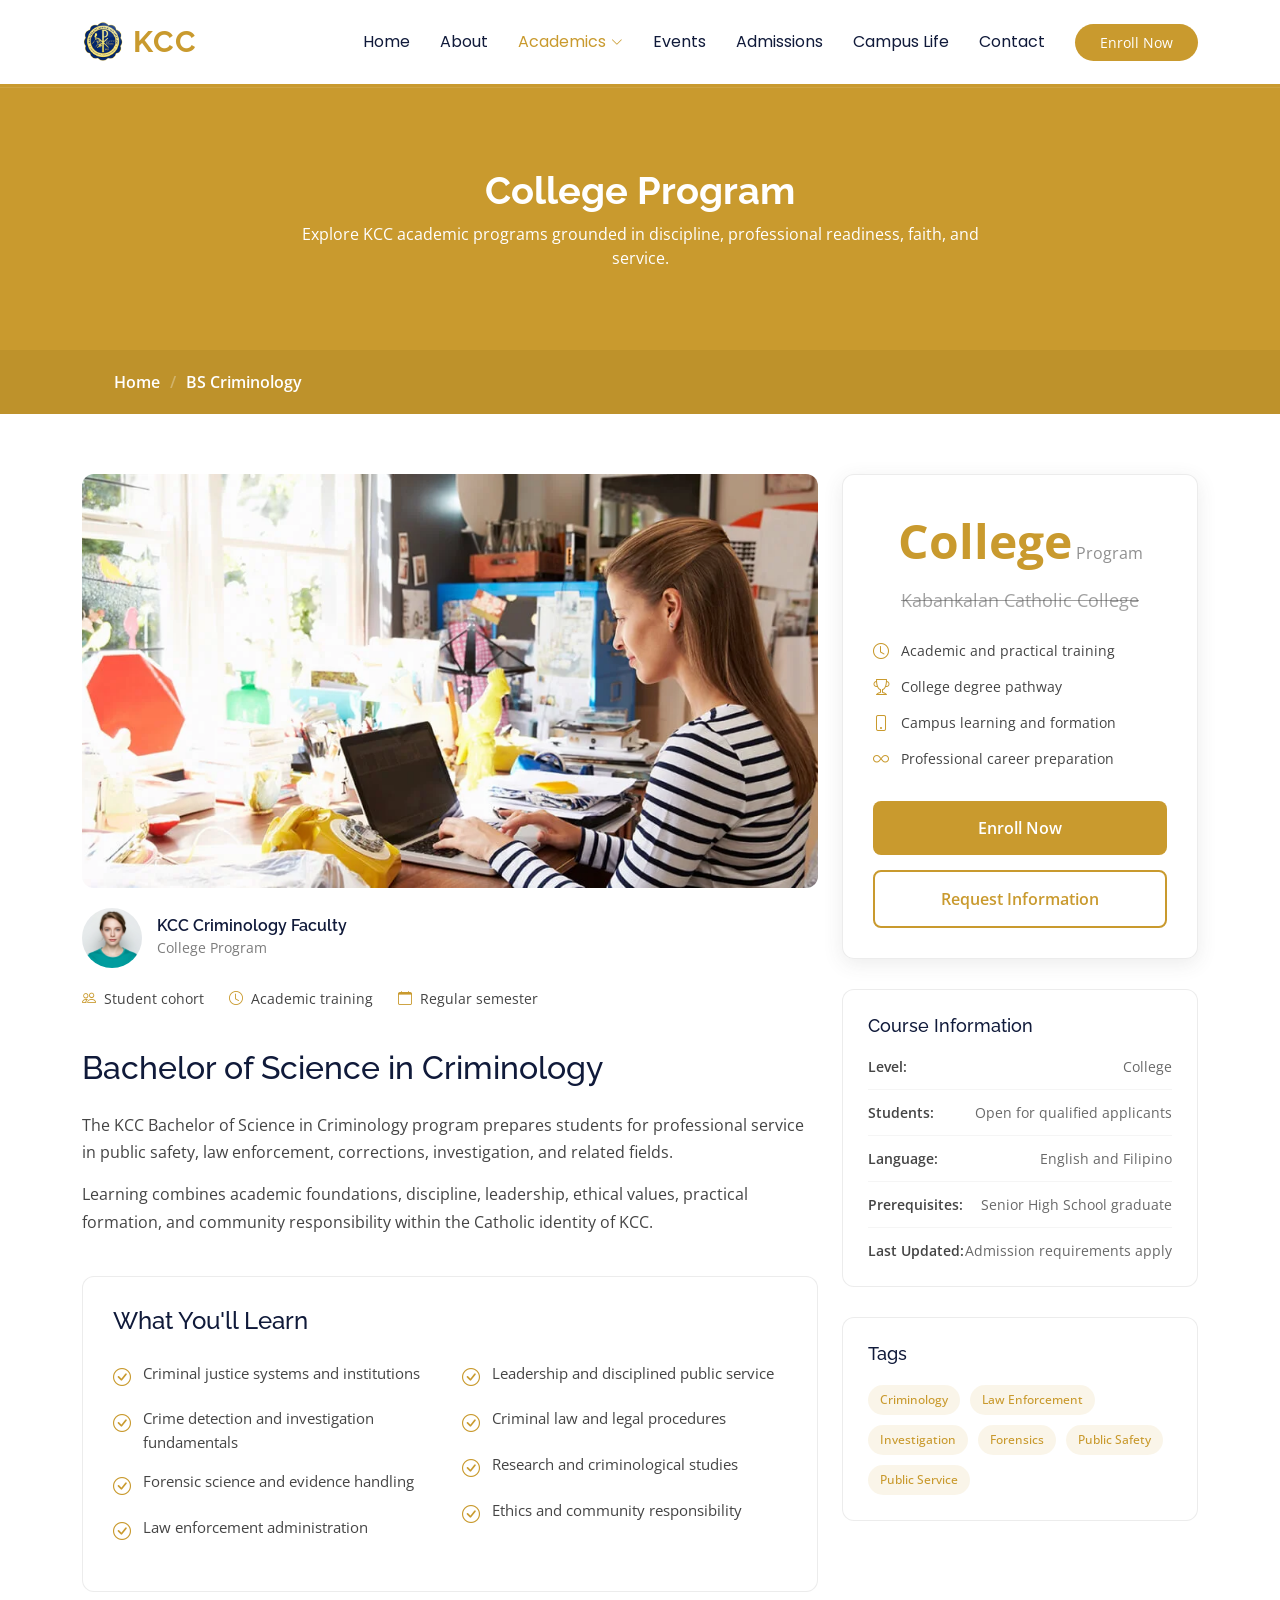
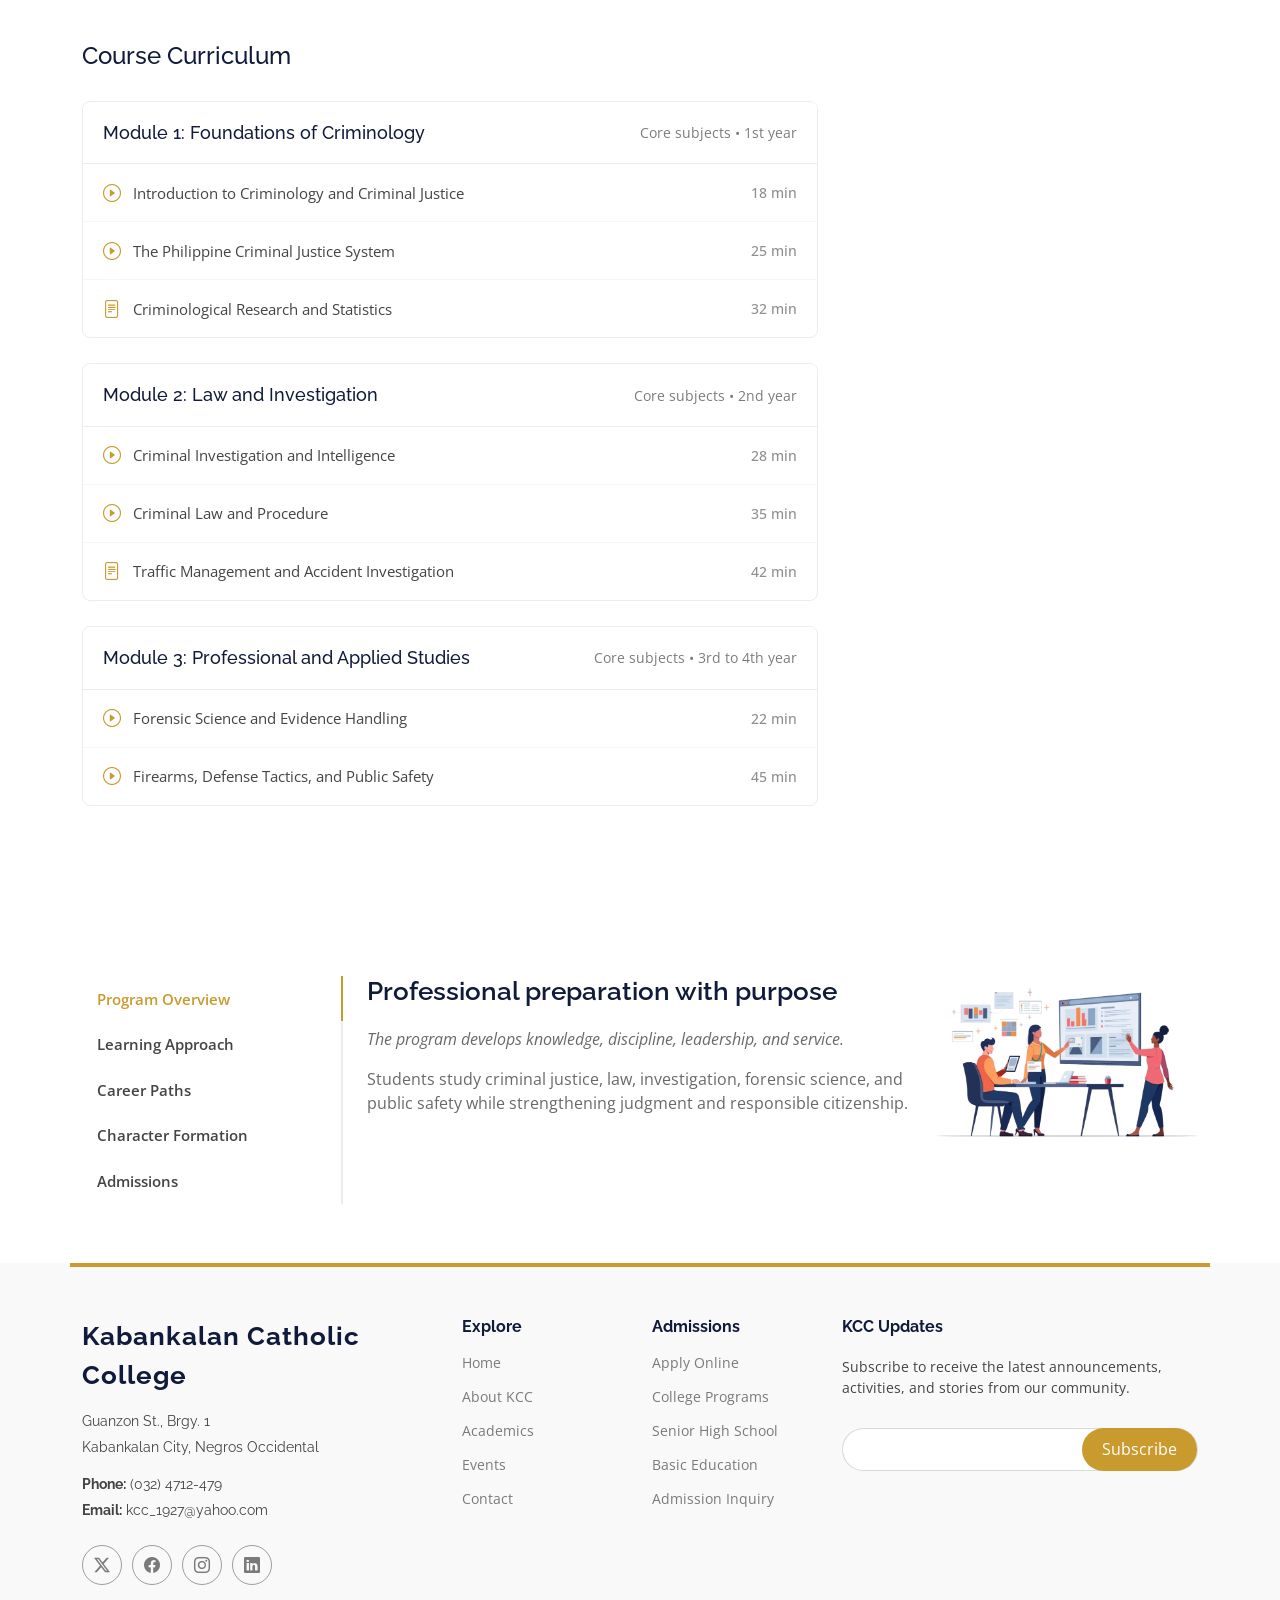
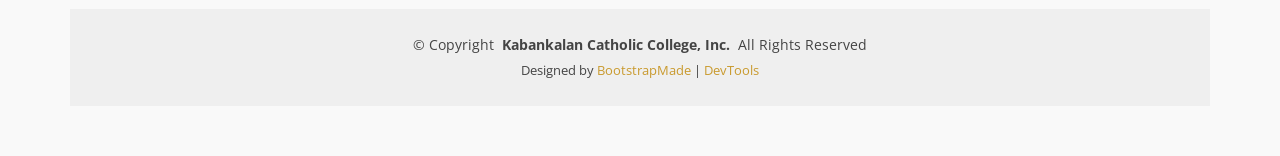
<file: course-details.html>
<!DOCTYPE html>
<html lang="en">

<head>
  <meta charset="utf-8">
  <meta content="width=device-width, initial-scale=1.0" name="viewport">
  <title>BS Criminology - Kabankalan Catholic College, Inc.</title>
  <meta name="description" content="Explore the Bachelor of Science in Criminology program at Kabankalan Catholic College.">
  <meta name="keywords" content="KCC, BS Criminology, college program, Kabankalan Catholic College">

  <!-- Favicons -->
  <link href="assets/img/favicon.png" rel="icon">
  <link href="assets/img/apple-touch-icon.png" rel="apple-touch-icon">

  <!-- Fonts -->
  <link href="https://fonts.googleapis.com" rel="preconnect">
  <link href="https://fonts.gstatic.com" rel="preconnect" crossorigin>
  <link href="https://fonts.googleapis.com/css2?family=Open+Sans:ital,wght@0,300;0,400;0,500;0,600;0,700;0,800;1,300;1,400;1,500;1,600;1,700;1,800&family=Poppins:ital,wght@0,100;0,200;0,300;0,400;0,500;0,600;0,700;0,800;0,900;1,100;1,200;1,300;1,400;1,500;1,600;1,700;1,800;1,900&family=Raleway:ital,wght@0,100;0,200;0,300;0,400;0,500;0,600;0,700;0,800;0,900;1,100;1,200;1,300;1,400;1,500;1,600;1,700;1,800;1,900&display=swap" rel="stylesheet">

  <!-- Vendor CSS Files -->
  <link href="assets/vendor/bootstrap/css/bootstrap.min.css" rel="stylesheet">
  <link href="assets/vendor/bootstrap-icons/bootstrap-icons.css" rel="stylesheet">
  <link href="assets/vendor/aos/aos.css" rel="stylesheet">
  <link href="assets/vendor/glightbox/css/glightbox.min.css" rel="stylesheet">
  <link href="assets/vendor/swiper/swiper-bundle.min.css" rel="stylesheet">

  <!-- Main CSS File -->
  <link href="assets/css/main.css" rel="stylesheet">

  <!-- =======================================================
  * Template Name: Mentor
  * Template URL: https://bootstrapmade.com/mentor-free-education-bootstrap-theme/
  * Updated: Jul 07 2025 with Bootstrap v5.3.7
  * Author: BootstrapMade.com
  * License: https://bootstrapmade.com/license/
  ======================================================== -->
</head>

<body class="course-details-page">

  <header id="header" class="header d-flex align-items-center sticky-top">
    <div class="container-fluid container-xl position-relative d-flex align-items-center">

      <a href="index.html" class="logo d-flex align-items-center me-auto">
        <img src="assets/img/kcc-seal.png" alt="Kabankalan Catholic College seal">
        <h1 class="sitename">KCC</h1>
      </a>

      <nav id="navmenu" class="navmenu">
        <ul>
          <li><a href="index.html">Home</a></li>
          <li><a href="about.html">About</a></li>
          <li class="dropdown"><a href="#" class="active"><span>Academics</span> <i class="bi bi-chevron-down toggle-dropdown"></i></a>
            <ul>
              <li><a href="courses.html">College Programs</a></li>
              <li><a href="courses.html">Senior High School</a></li>
              <li><a href="courses.html">Basic Education</a></li>
            </ul>
          </li>
          <li><a href="events.html">Events</a></li>
          <li><a href="pricing.html">Admissions</a></li>
          <li><a href="trainers.html">Campus Life</a></li>
          <li><a href="contact.html">Contact</a></li>
        </ul>
        <i class="mobile-nav-toggle d-xl-none bi bi-list"></i>
      </nav>

      <a class="btn-getstarted" href="https://kcc.wela.ph" target="_blank" rel="noopener">Enroll Now</a>

    </div>
  </header>

  <main class="main">

    <!-- Page Title -->
    <div class="page-title" data-aos="fade">
      <div class="heading">
        <div class="container">
          <div class="row d-flex justify-content-center text-center">
            <div class="col-lg-8">
              <h1>College Program</h1>
              <p class="mb-0">Explore KCC academic programs grounded in discipline, professional readiness, faith, and service.</p>
            </div>
          </div>
        </div>
      </div>
      <nav class="breadcrumbs">
        <div class="container">
          <ol>
            <li><a href="index.html">Home</a></li>
            <li class="current">BS Criminology</li>
          </ol>
        </div>
      </nav>
    </div><!-- End Page Title -->

    <!-- Course Details Section -->
    <section id="course-details" class="course-details section">

      <div class="container" data-aos="fade-up" data-aos-delay="100">

        <div class="row">
          <div class="col-lg-8">

            <!-- Course Header -->
            <div class="course-header" data-aos="fade-up" data-aos-delay="200">
              <div class="course-image">
                <img src="assets/img/course/course-details-1.webp" alt="Course Image" class="img-fluid">
              </div>
              <div class="course-meta">
                <div class="instructor">
                  <img src="assets/img/person/person-f-3.webp" alt="Instructor" class="instructor-avatar">
                  <div class="instructor-info">
                    <h6>KCC Criminology Faculty</h6>
                    <span>College Program</span>
                  </div>
                </div>
                <div class="course-stats">
                  <div class="stat-item">
                    <i class="bi bi-people"></i>
                    <span>Student cohort</span>
                  </div>
                  <div class="stat-item">
                    <i class="bi bi-clock"></i>
                    <span>Academic training</span>
                  </div>
                  <div class="stat-item">
                    <i class="bi bi-calendar"></i>
                    <span>Regular semester</span>
                  </div>
                </div>
              </div>
            </div><!-- End Course Header -->

            <!-- Course Content -->
            <div class="course-content" data-aos="fade-up" data-aos-delay="300">
              <h2>Bachelor of Science in Criminology</h2>

              <div class="course-description">
                <p>The KCC Bachelor of Science in Criminology program prepares students for professional service in public safety, law enforcement, corrections, investigation, and related fields.</p>

                <p>Learning combines academic foundations, discipline, leadership, ethical values, practical formation, and community responsibility within the Catholic identity of KCC.</p>
              </div>

              <div class="what-you-learn">
                <h3>What You'll Learn</h3>
                <div class="row">
                  <div class="col-md-6">
                    <ul class="learn-list">
                      <li><i class="bi bi-check-circle"></i>Criminal justice systems and institutions</li>
                      <li><i class="bi bi-check-circle"></i>Crime detection and investigation fundamentals</li>
                      <li><i class="bi bi-check-circle"></i>Forensic science and evidence handling</li>
                      <li><i class="bi bi-check-circle"></i>Law enforcement administration</li>
                    </ul>
                  </div>
                  <div class="col-md-6">
                    <ul class="learn-list">
                      <li><i class="bi bi-check-circle"></i>Leadership and disciplined public service</li>
                      <li><i class="bi bi-check-circle"></i>Criminal law and legal procedures</li>
                      <li><i class="bi bi-check-circle"></i>Research and criminological studies</li>
                      <li><i class="bi bi-check-circle"></i>Ethics and community responsibility</li>
                    </ul>
                  </div>
                </div>
              </div>

            </div><!-- End Course Content -->

            <!-- Course Curriculum -->
            <div class="course-curriculum" data-aos="fade-up" data-aos-delay="400">
              <h3>Course Curriculum</h3>

              <div class="curriculum-section">
                <div class="section-header">
                  <h4>Module 1: Foundations of Criminology</h4>
                  <span class="lessons-count">Core subjects • 1st year</span>
                </div>
                <div class="lessons">
                  <div class="lesson-item">
                    <div class="lesson-info">
                      <i class="bi bi-play-circle"></i>
                      <span>Introduction to Criminology and Criminal Justice</span>
                    </div>
                    <span class="lesson-duration">18 min</span>
                  </div>
                  <div class="lesson-item">
                    <div class="lesson-info">
                      <i class="bi bi-play-circle"></i>
                      <span>The Philippine Criminal Justice System</span>
                    </div>
                    <span class="lesson-duration">25 min</span>
                  </div>
                  <div class="lesson-item">
                    <div class="lesson-info">
                      <i class="bi bi-file-text"></i>
                      <span>Criminological Research and Statistics</span>
                    </div>
                    <span class="lesson-duration">32 min</span>
                  </div>
                </div>
              </div>

              <div class="curriculum-section">
                <div class="section-header">
                  <h4>Module 2: Law and Investigation</h4>
                  <span class="lessons-count">Core subjects • 2nd year</span>
                </div>
                <div class="lessons">
                  <div class="lesson-item">
                    <div class="lesson-info">
                      <i class="bi bi-play-circle"></i>
                      <span>Criminal Investigation and Intelligence</span>
                    </div>
                    <span class="lesson-duration">28 min</span>
                  </div>
                  <div class="lesson-item">
                    <div class="lesson-info">
                      <i class="bi bi-play-circle"></i>
                      <span>Criminal Law and Procedure</span>
                    </div>
                    <span class="lesson-duration">35 min</span>
                  </div>
                  <div class="lesson-item">
                    <div class="lesson-info">
                      <i class="bi bi-file-text"></i>
                      <span>Traffic Management and Accident Investigation</span>
                    </div>
                    <span class="lesson-duration">42 min</span>
                  </div>
                </div>
              </div>

              <div class="curriculum-section">
                <div class="section-header">
                  <h4>Module 3: Professional and Applied Studies</h4>
                  <span class="lessons-count">Core subjects • 3rd to 4th year</span>
                </div>
                <div class="lessons">
                  <div class="lesson-item">
                    <div class="lesson-info">
                      <i class="bi bi-play-circle"></i>
                      <span>Forensic Science and Evidence Handling</span>
                    </div>
                    <span class="lesson-duration">22 min</span>
                  </div>
                  <div class="lesson-item">
                    <div class="lesson-info">
                      <i class="bi bi-play-circle"></i>
                      <span>Firearms, Defense Tactics, and Public Safety</span>
                    </div>
                    <span class="lesson-duration">45 min</span>
                  </div>
                </div>
              </div>

            </div><!-- End Course Curriculum -->

          </div>

          <div class="col-lg-4">

            <!-- Course Sidebar -->
            <div class="course-sidebar" data-aos="fade-up" data-aos-delay="200">

              <!-- Pricing Card -->
              <div class="pricing-card">
                <div class="price">
                  <span class="amount">College</span>
                  <span class="period">Program</span>
                </div>
                <div class="original-price">Kabankalan Catholic College</div>

                <div class="course-features">
                  <div class="feature">
                    <i class="bi bi-clock"></i>
                    <span>Academic and practical training</span>
                  </div>
                  <div class="feature">
                    <i class="bi bi-trophy"></i>
                    <span>College degree pathway</span>
                  </div>
                  <div class="feature">
                    <i class="bi bi-phone"></i>
                    <span>Campus learning and formation</span>
                  </div>
                  <div class="feature">
                    <i class="bi bi-infinity"></i>
                    <span>Professional career preparation</span>
                  </div>
                </div>

                <button class="btn-enroll">Enroll Now</button>
                <button class="btn-preview" onclick="window.location.href='contact.html'">Request Information</button>
              </div><!-- End Pricing Card -->

              <!-- Course Info -->
              <div class="course-info-card">
                <h4>Course Information</h4>
                <div class="info-item">
                  <span class="label">Level:</span>
                  <span class="value">College</span>
                </div>
                <div class="info-item">
                  <span class="label">Students:</span>
                  <span class="value">Open for qualified applicants</span>
                </div>
                <div class="info-item">
                  <span class="label">Language:</span>
                  <span class="value">English and Filipino</span>
                </div>
                <div class="info-item">
                  <span class="label">Prerequisites:</span>
                  <span class="value">Senior High School graduate</span>
                </div>
                <div class="info-item">
                  <span class="label">Last Updated:</span>
                  <span class="value">Admission requirements apply</span>
                </div>
              </div><!-- End Course Info -->

              <!-- Tags -->
              <div class="course-tags">
                <h4>Tags</h4>
                <div class="tags-list">
                  <span class="tag">Criminology</span>
                  <span class="tag">Law Enforcement</span>
                  <span class="tag">Investigation</span>
                  <span class="tag">Forensics</span>
                  <span class="tag">Public Safety</span>
                  <span class="tag">Public Service</span>
                </div>
              </div><!-- End Tags -->

            </div><!-- End Course Sidebar -->

          </div>

        </div>

      </div>

    </section><!-- /Course Details Section -->

    <!-- Tabs Section -->
    <section id="tabs" class="tabs section">

      <div class="container" data-aos="fade-up" data-aos-delay="100">

        <div class="row">
          <div class="col-lg-3">
            <ul class="nav nav-tabs flex-column">
              <li class="nav-item">
                <a class="nav-link active show" data-bs-toggle="tab" href="#tab-1">Program Overview</a>
              </li>
              <li class="nav-item">
                <a class="nav-link" data-bs-toggle="tab" href="#tab-2">Learning Approach</a>
              </li>
              <li class="nav-item">
                <a class="nav-link" data-bs-toggle="tab" href="#tab-3">Career Paths</a>
              </li>
              <li class="nav-item">
                <a class="nav-link" data-bs-toggle="tab" href="#tab-4">Character Formation</a>
              </li>
              <li class="nav-item">
                <a class="nav-link" data-bs-toggle="tab" href="#tab-5">Admissions</a>
              </li>
            </ul>
          </div>
          <div class="col-lg-9 mt-4 mt-lg-0">
            <div class="tab-content">
              <div class="tab-pane active show" id="tab-1">
                <div class="row">
                  <div class="col-lg-8 details order-2 order-lg-1">
                    <h3>Professional preparation with purpose</h3>
                    <p class="fst-italic">The program develops knowledge, discipline, leadership, and service.</p>
                    <p>Students study criminal justice, law, investigation, forensic science, and public safety while strengthening judgment and responsible citizenship.</p>
                  </div>
                  <div class="col-lg-4 text-center order-1 order-lg-2">
                    <img src="assets/img/illustration/illustration-13.webp" alt="" class="img-fluid">
                  </div>
                </div>
              </div>
              <div class="tab-pane" id="tab-2">
                <div class="row">
                  <div class="col-lg-8 details order-2 order-lg-1">
                    <h3>Learning inside and beyond the classroom</h3>
                    <p class="fst-italic">Academic instruction is reinforced by practical formation.</p>
                    <p>Students build competencies through coursework, simulations, research, physical conditioning, leadership activities, and professional expectations.</p>
                  </div>
                  <div class="col-lg-4 text-center order-1 order-lg-2">
                    <img src="assets/img/illustration/illustration-11.webp" alt="" class="img-fluid">
                  </div>
                </div>
              </div>
              <div class="tab-pane" id="tab-3">
                <div class="row">
                  <div class="col-lg-8 details order-2 order-lg-1">
                    <h3>Opportunities in public safety and justice</h3>
                    <p class="fst-italic">Graduates may pursue roles aligned with their training and qualifications.</p>
                    <p>Possible career directions include law enforcement, corrections, investigation, security, forensic support, and public service.</p>
                  </div>
                  <div class="col-lg-4 text-center order-1 order-lg-2">
                    <img src="assets/img/illustration/illustration-14.webp" alt="" class="img-fluid">
                  </div>
                </div>
              </div>
              <div class="tab-pane" id="tab-4">
                <div class="row">
                  <div class="col-lg-8 details order-2 order-lg-1">
                    <h3>Formed to lead with integrity</h3>
                    <p class="fst-italic">Professional competence begins with Christian character.</p>
                    <p>KCC formation emphasizes discipline, compassion, respect for human dignity, ethical judgment, and service to the community.</p>
                  </div>
                  <div class="col-lg-4 text-center order-1 order-lg-2">
                    <img src="assets/img/illustration/illustration-12.webp" alt="" class="img-fluid">
                  </div>
                </div>
              </div>
              <div class="tab-pane" id="tab-5">
                <div class="row">
                  <div class="col-lg-8 details order-2 order-lg-1">
                    <h3>Begin your KCC application</h3>
                    <p class="fst-italic">Applicants should prepare the required admission documents.</p>
                    <p>Visit the KCC admissions office or use the online enrollment portal for current requirements and application schedules.</p>
                  </div>
                  <div class="col-lg-4 text-center order-1 order-lg-2">
                    <img src="assets/img/illustration/illustration-10.webp" alt="" class="img-fluid">
                  </div>
                </div>
              </div>
            </div>
          </div>
        </div>

      </div>

    </section><!-- /Tabs Section -->

  </main>

  <footer id="footer" class="footer position-relative light-background">

    <div class="container footer-top">
      <div class="row gy-4">
        <div class="col-lg-4 col-md-6 footer-about">
          <a href="index.html" class="logo d-flex align-items-center">
            <span class="sitename">Kabankalan Catholic College</span>
          </a>
          <div class="footer-contact pt-3">
            <p>Guanzon St., Brgy. 1</p>
            <p>Kabankalan City, Negros Occidental</p>
            <p class="mt-3"><strong>Phone:</strong> <span>(032) 4712-479</span></p>
            <p><strong>Email:</strong> <span>kcc_1927@yahoo.com</span></p>
          </div>
          <div class="social-links d-flex mt-4">
            <a href=""><i class="bi bi-twitter-x"></i></a>
            <a href=""><i class="bi bi-facebook"></i></a>
            <a href=""><i class="bi bi-instagram"></i></a>
            <a href=""><i class="bi bi-linkedin"></i></a>
          </div>
        </div>

        <div class="col-lg-2 col-md-3 footer-links">
          <h4>Explore</h4>
          <ul>
            <li><a href="index.html">Home</a></li>
            <li><a href="about.html">About KCC</a></li>
            <li><a href="courses.html">Academics</a></li>
            <li><a href="events.html">Events</a></li>
            <li><a href="contact.html">Contact</a></li>
          </ul>
        </div>

        <div class="col-lg-2 col-md-3 footer-links">
          <h4>Admissions</h4>
          <ul>
            <li><a href="https://kcc.wela.ph" target="_blank" rel="noopener">Apply Online</a></li>
            <li><a href="courses.html">College Programs</a></li>
            <li><a href="courses.html">Senior High School</a></li>
            <li><a href="courses.html">Basic Education</a></li>
            <li><a href="contact.html">Admission Inquiry</a></li>
          </ul>
        </div>

        <div class="col-lg-4 col-md-12 footer-newsletter">
          <h4>KCC Updates</h4>
          <p>Subscribe to receive the latest announcements, activities, and stories from our community.</p>
          <form action="#" method="post" class="email-form">
            <div class="newsletter-form"><input type="email" name="email"><input type="submit" value="Subscribe"></div>
            <div class="loading">Loading</div>
            <div class="error-message"></div>
            <div class="sent-message">Your subscription request has been sent. Thank you!</div>
          </form>
        </div>

      </div>
    </div>

    <div class="container copyright text-center mt-4">
      <p>© <span>Copyright</span> <strong class="px-1 sitename">Kabankalan Catholic College, Inc.</strong> <span>All Rights Reserved</span></p>
      <div class="credits">
        <!-- All the links in the footer should remain intact. -->
        <!-- You can delete the links only if you've purchased the pro version. -->
        <!-- Licensing information: https://bootstrapmade.com/license/ -->
        Designed by <a href="https://bootstrapmade.com/">BootstrapMade</a> | <a href="https://bootstrapmade.com/tools/">DevTools</a>
      </div>
    </div>

  </footer>

  <!-- Scroll Top -->
  <a href="#" id="scroll-top" class="scroll-top d-flex align-items-center justify-content-center"><i class="bi bi-arrow-up-short"></i></a>

  <!-- Preloader -->
  <div id="preloader"></div>

  <!-- Vendor JS Files -->
  <script src="assets/vendor/bootstrap/js/bootstrap.bundle.min.js"></script>
  <script src="assets/vendor/aos/aos.js"></script>
  <script src="assets/vendor/glightbox/js/glightbox.min.js"></script>
  <script src="assets/vendor/purecounter/purecounter_vanilla.js"></script>
  <script src="assets/vendor/swiper/swiper-bundle.min.js"></script>

  <!-- Main JS File -->
  <script src="assets/js/main.js"></script>

</body>

</html>
</file>
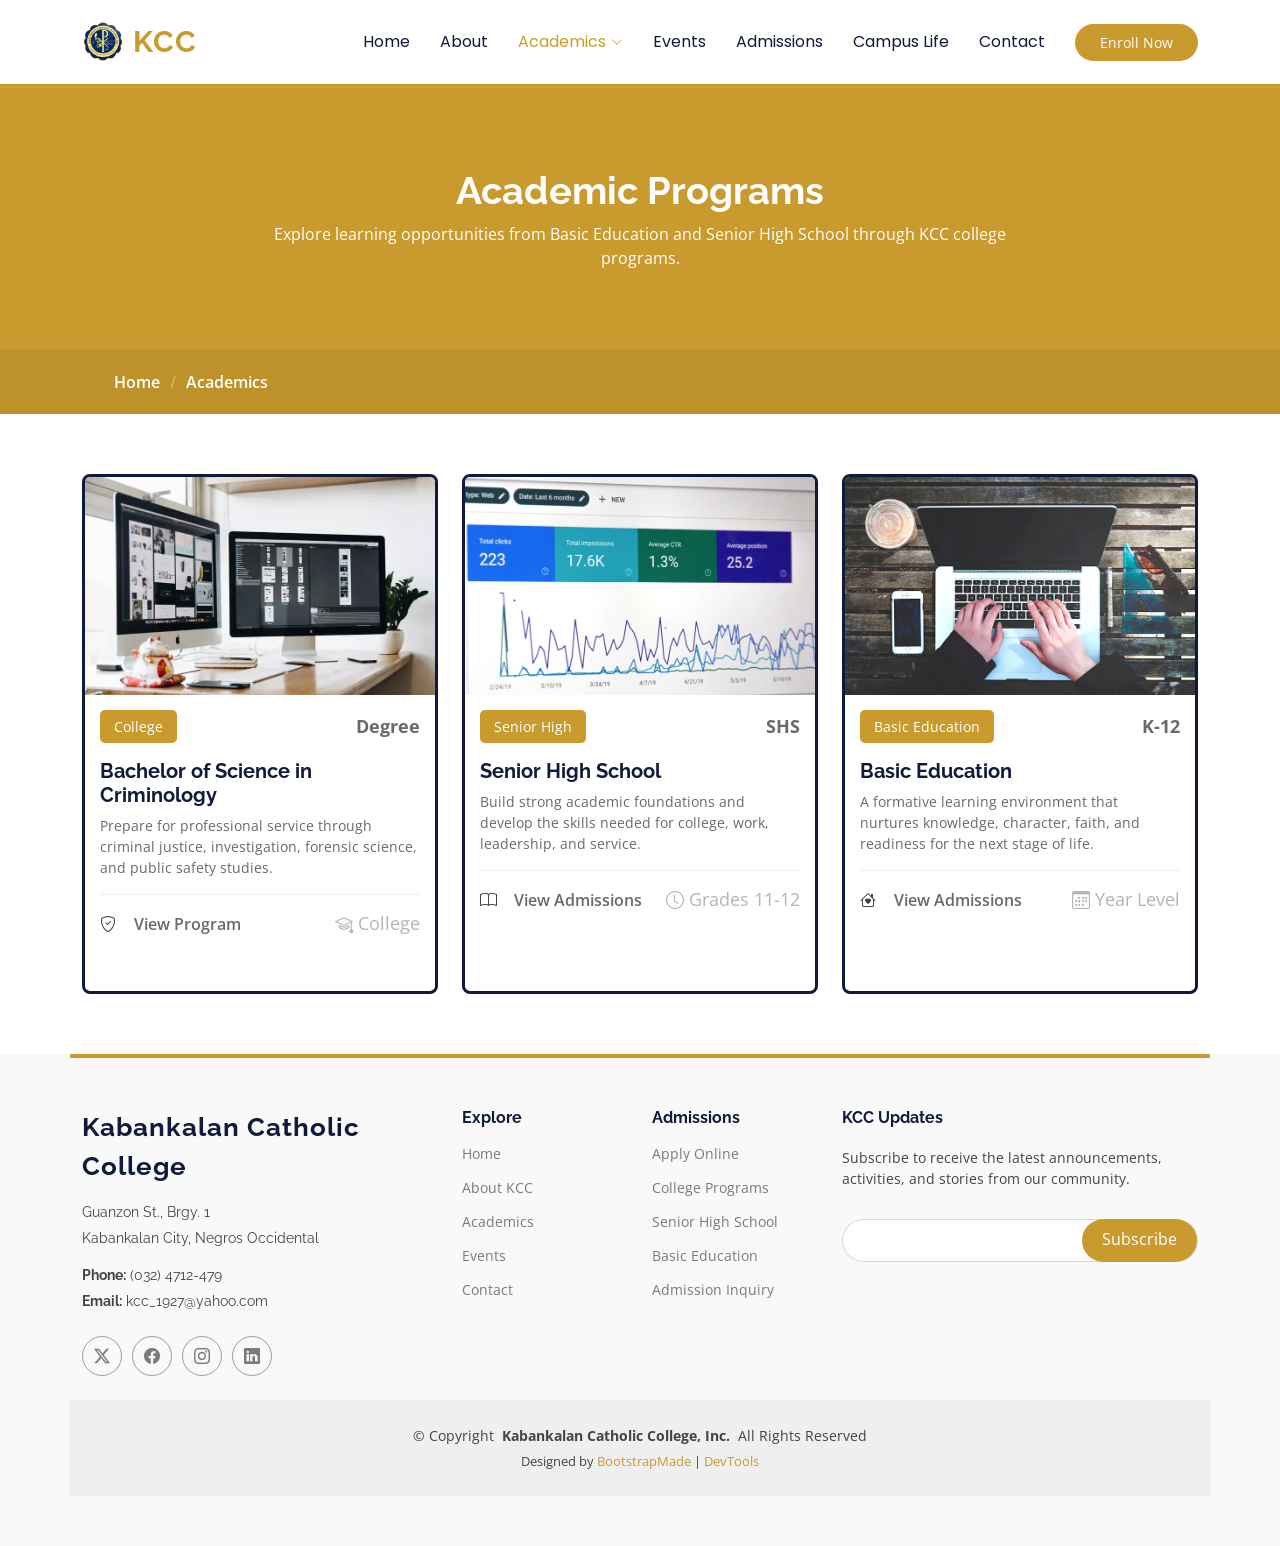
<file: courses.html>
<!DOCTYPE html>
<html lang="en">

<head>
  <meta charset="utf-8">
  <meta content="width=device-width, initial-scale=1.0" name="viewport">
  <title>Academics - Kabankalan Catholic College, Inc.</title>
  <meta name="description" content="Explore college, Senior High School, and Basic Education programs at Kabankalan Catholic College.">
  <meta name="keywords" content="KCC programs, college, Senior High School, Basic Education, Kabankalan Catholic College">

  <!-- Favicons -->
  <link href="assets/img/favicon.png" rel="icon">
  <link href="assets/img/apple-touch-icon.png" rel="apple-touch-icon">

  <!-- Fonts -->
  <link href="https://fonts.googleapis.com" rel="preconnect">
  <link href="https://fonts.gstatic.com" rel="preconnect" crossorigin>
  <link
    href="https://fonts.googleapis.com/css2?family=Open+Sans:ital,wght@0,300;0,400;0,500;0,600;0,700;0,800;1,300;1,400;1,500;1,600;1,700;1,800&family=Poppins:ital,wght@0,100;0,200;0,300;0,400;0,500;0,600;0,700;0,800;0,900;1,100;1,200;1,300;1,400;1,500;1,600;1,700;1,800;1,900&family=Raleway:ital,wght@0,100;0,200;0,300;0,400;0,500;0,600;0,700;0,800;0,900;1,100;1,200;1,300;1,400;1,500;1,600;1,700;1,800;1,900&display=swap"
    rel="stylesheet">

  <!-- Vendor CSS Files -->
  <link href="assets/vendor/bootstrap/css/bootstrap.min.css" rel="stylesheet">
  <link href="assets/vendor/bootstrap-icons/bootstrap-icons.css" rel="stylesheet">
  <link href="assets/vendor/aos/aos.css" rel="stylesheet">
  <link href="assets/vendor/glightbox/css/glightbox.min.css" rel="stylesheet">
  <link href="assets/vendor/swiper/swiper-bundle.min.css" rel="stylesheet">

  <!-- Main CSS File -->
  <link href="assets/css/main.css" rel="stylesheet">

  <!-- =======================================================
  * Template Name: Mentor
  * Template URL: https://bootstrapmade.com/mentor-free-education-bootstrap-theme/
  * Updated: Jul 07 2025 with Bootstrap v5.3.7
  * Author: BootstrapMade.com
  * License: https://bootstrapmade.com/license/
  ======================================================== -->
</head>

<body class="courses-page">

  <header id="header" class="header d-flex align-items-center sticky-top">
    <div class="container-fluid container-xl position-relative d-flex align-items-center">

      <a href="index.html" class="logo d-flex align-items-center me-auto">
        <img src="assets/img/kcc-seal.png" alt="Kabankalan Catholic College seal">
        <h1 class="sitename">KCC</h1>
      </a>

      <nav id="navmenu" class="navmenu">
        <ul>
          <li><a href="index.html">Home</a></li>
          <li><a href="about.html">About</a></li>
          <li class="dropdown"><a href="#" class="active"><span>Academics</span> <i class="bi bi-chevron-down toggle-dropdown"></i></a>
            <ul>
              <li><a href="courses.html">College Programs</a></li>
              <li><a href="courses.html">Senior High School</a></li>
              <li><a href="courses.html">Basic Education</a></li>
            </ul>
          </li>
          <li><a href="events.html">Events</a></li>
          <li><a href="pricing.html">Admissions</a></li>
          <li><a href="trainers.html">Campus Life</a></li>
          <li><a href="contact.html">Contact</a></li>
        </ul>
        <i class="mobile-nav-toggle d-xl-none bi bi-list"></i>
      </nav>

      <a class="btn-getstarted" href="https://kcc.wela.ph" target="_blank" rel="noopener">Enroll Now</a>

    </div>
  </header>

  <main class="main">

    <!-- Page Title -->
    <div class="page-title" data-aos="fade">
      <div class="heading">
        <div class="container">
          <div class="row d-flex justify-content-center text-center">
            <div class="col-lg-8">
              <h1>Academic Programs</h1>
              <p class="mb-0">Explore learning opportunities from Basic Education and Senior High School through KCC college programs.</p>
            </div>
          </div>
        </div>
      </div>
      <nav class="breadcrumbs">
        <div class="container">
          <ol>
            <li><a href="index.html">Home</a></li>
            <li class="current">Academics</li>
          </ol>
        </div>
      </nav>
    </div><!-- End Page Title -->

    <!-- Courses Section -->
    <section id="courses" class="courses section">

      <div class="container">

        <div class="row">

          <div class="col-12 col-lg-4 col-md-6 d-flex align-items-stretch" data-aos="zoom-in" data-aos-delay="100">
            <div class="course-item">
              <img src="assets/img/course/course-1.webp" class="img-fluid" alt="...">
              <div class="course-content">
                <div class="d-flex justify-content-between align-items-center mb-3">
                  <p class="category">College</p>
                  <p class="price">Degree</p>
                </div>

                <h3><a href="course-details.html">Bachelor of Science in Criminology</a></h3>
                <p class="description">Prepare for professional service through criminal justice, investigation, forensic science, and public safety studies.</p>
                <div class="trainer d-flex justify-content-between align-items-center">
                  <div class="trainer-profile d-flex align-items-center">
                    <i class="bi bi-shield-check me-2"></i>
                    <a href="course-details.html" class="trainer-link">View Program</a>
                  </div>
                  <div class="trainer-rank d-flex align-items-center">
                    <i class="bi bi-mortarboard"></i>&nbsp;College
                  </div>
                </div>
              </div>
            </div>
          </div> <!-- End Course Item-->

          <div class="col-12 col-lg-4 col-md-6 d-flex align-items-stretch mt-4 mt-md-0" data-aos="zoom-in"
            data-aos-delay="200">
            <div class="course-item">
              <img src="assets/img/course/course-2.webp" class="img-fluid" alt="...">
              <div class="course-content">
                <div class="d-flex justify-content-between align-items-center mb-3">
                  <p class="category">Senior High</p>
                  <p class="price">SHS</p>
                </div>

                <h3><a href="pricing.html">Senior High School</a></h3>
                <p class="description">Build strong academic foundations and develop the skills needed for college, work, leadership, and service.</p>
                <div class="trainer d-flex justify-content-between align-items-center">
                  <div class="trainer-profile d-flex align-items-center">
                    <i class="bi bi-book me-2"></i>
                    <a href="pricing.html" class="trainer-link">View Admissions</a>
                  </div>
                  <div class="trainer-rank d-flex align-items-center">
                    <i class="bi bi-clock"></i>&nbsp;Grades 11-12
                  </div>
                </div>
              </div>
            </div>
          </div> <!-- End Course Item-->

          <div class="col-12 col-lg-4 col-md-6 d-flex align-items-stretch mt-4 mt-lg-0" data-aos="zoom-in"
            data-aos-delay="300">
            <div class="course-item">
              <img src="assets/img/course/course-3.webp" class="img-fluid" alt="...">
              <div class="course-content">
                <div class="d-flex justify-content-between align-items-center mb-3">
                  <p class="category">Basic Education</p>
                  <p class="price">K-12</p>
                </div>

                <h3><a href="pricing.html">Basic Education</a></h3>
                <p class="description">A formative learning environment that nurtures knowledge, character, faith, and readiness for the next stage of life.</p>
                <div class="trainer d-flex justify-content-between align-items-center">
                  <div class="trainer-profile d-flex align-items-center">
                    <i class="bi bi-house-heart me-2"></i>
                    <a href="pricing.html" class="trainer-link">View Admissions</a>
                  </div>
                  <div class="trainer-rank d-flex align-items-center">
                    <i class="bi bi-calendar3"></i>&nbsp;Year Level
                  </div>
                </div>
              </div>
            </div>
          </div> <!-- End Course Item-->

        </div>

      </div>

    </section><!-- /Courses Section -->

  </main>

  <footer id="footer" class="footer position-relative light-background">

    <div class="container footer-top">
      <div class="row gy-4">
        <div class="col-lg-4 col-md-6 footer-about">
          <a href="index.html" class="logo d-flex align-items-center">
            <span class="sitename">Kabankalan Catholic College</span>
          </a>
          <div class="footer-contact pt-3">
            <p>Guanzon St., Brgy. 1</p>
            <p>Kabankalan City, Negros Occidental</p>
            <p class="mt-3"><strong>Phone:</strong> <span>(032) 4712-479</span></p>
            <p><strong>Email:</strong> <span>kcc_1927@yahoo.com</span></p>
          </div>
          <div class="social-links d-flex mt-4">
            <a href=""><i class="bi bi-twitter-x"></i></a>
            <a href=""><i class="bi bi-facebook"></i></a>
            <a href=""><i class="bi bi-instagram"></i></a>
            <a href=""><i class="bi bi-linkedin"></i></a>
          </div>
        </div>

        <div class="col-lg-2 col-md-3 footer-links">
          <h4>Explore</h4>
          <ul>
            <li><a href="index.html">Home</a></li>
            <li><a href="about.html">About KCC</a></li>
            <li><a href="courses.html">Academics</a></li>
            <li><a href="events.html">Events</a></li>
            <li><a href="contact.html">Contact</a></li>
          </ul>
        </div>

        <div class="col-lg-2 col-md-3 footer-links">
          <h4>Admissions</h4>
          <ul>
            <li><a href="https://kcc.wela.ph" target="_blank" rel="noopener">Apply Online</a></li>
            <li><a href="courses.html">College Programs</a></li>
            <li><a href="courses.html">Senior High School</a></li>
            <li><a href="courses.html">Basic Education</a></li>
            <li><a href="contact.html">Admission Inquiry</a></li>
          </ul>
        </div>

        <div class="col-lg-4 col-md-12 footer-newsletter">
          <h4>KCC Updates</h4>
          <p>Subscribe to receive the latest announcements, activities, and stories from our community.</p>
          <form action="#" method="post" class="email-form">
            <div class="newsletter-form"><input type="email" name="email"><input type="submit" value="Subscribe"></div>
            <div class="loading">Loading</div>
            <div class="error-message"></div>
            <div class="sent-message">Your subscription request has been sent. Thank you!</div>
          </form>
        </div>

      </div>
    </div>

    <div class="container copyright text-center mt-4">
      <p>© <span>Copyright</span> <strong class="px-1 sitename">Kabankalan Catholic College, Inc.</strong> <span>All Rights Reserved</span></p>
      <div class="credits">
        <!-- All the links in the footer should remain intact. -->
        <!-- You can delete the links only if you've purchased the pro version. -->
        <!-- Licensing information: https://bootstrapmade.com/license/ -->
        Designed by <a href="https://bootstrapmade.com/">BootstrapMade</a> | <a
          href="https://bootstrapmade.com/tools/">DevTools</a>
      </div>
    </div>

  </footer>

  <!-- Scroll Top -->
  <a href="#" id="scroll-top" class="scroll-top d-flex align-items-center justify-content-center"><i
      class="bi bi-arrow-up-short"></i></a>

  <!-- Preloader -->
  <div id="preloader"></div>

  <!-- Vendor JS Files -->
  <script src="assets/vendor/bootstrap/js/bootstrap.bundle.min.js"></script>
  <script src="assets/vendor/aos/aos.js"></script>
  <script src="assets/vendor/glightbox/js/glightbox.min.js"></script>
  <script src="assets/vendor/purecounter/purecounter_vanilla.js"></script>
  <script src="assets/vendor/swiper/swiper-bundle.min.js"></script>

  <!-- Main JS File -->
  <script src="assets/js/main.js"></script>

</body>

</html>
</file>
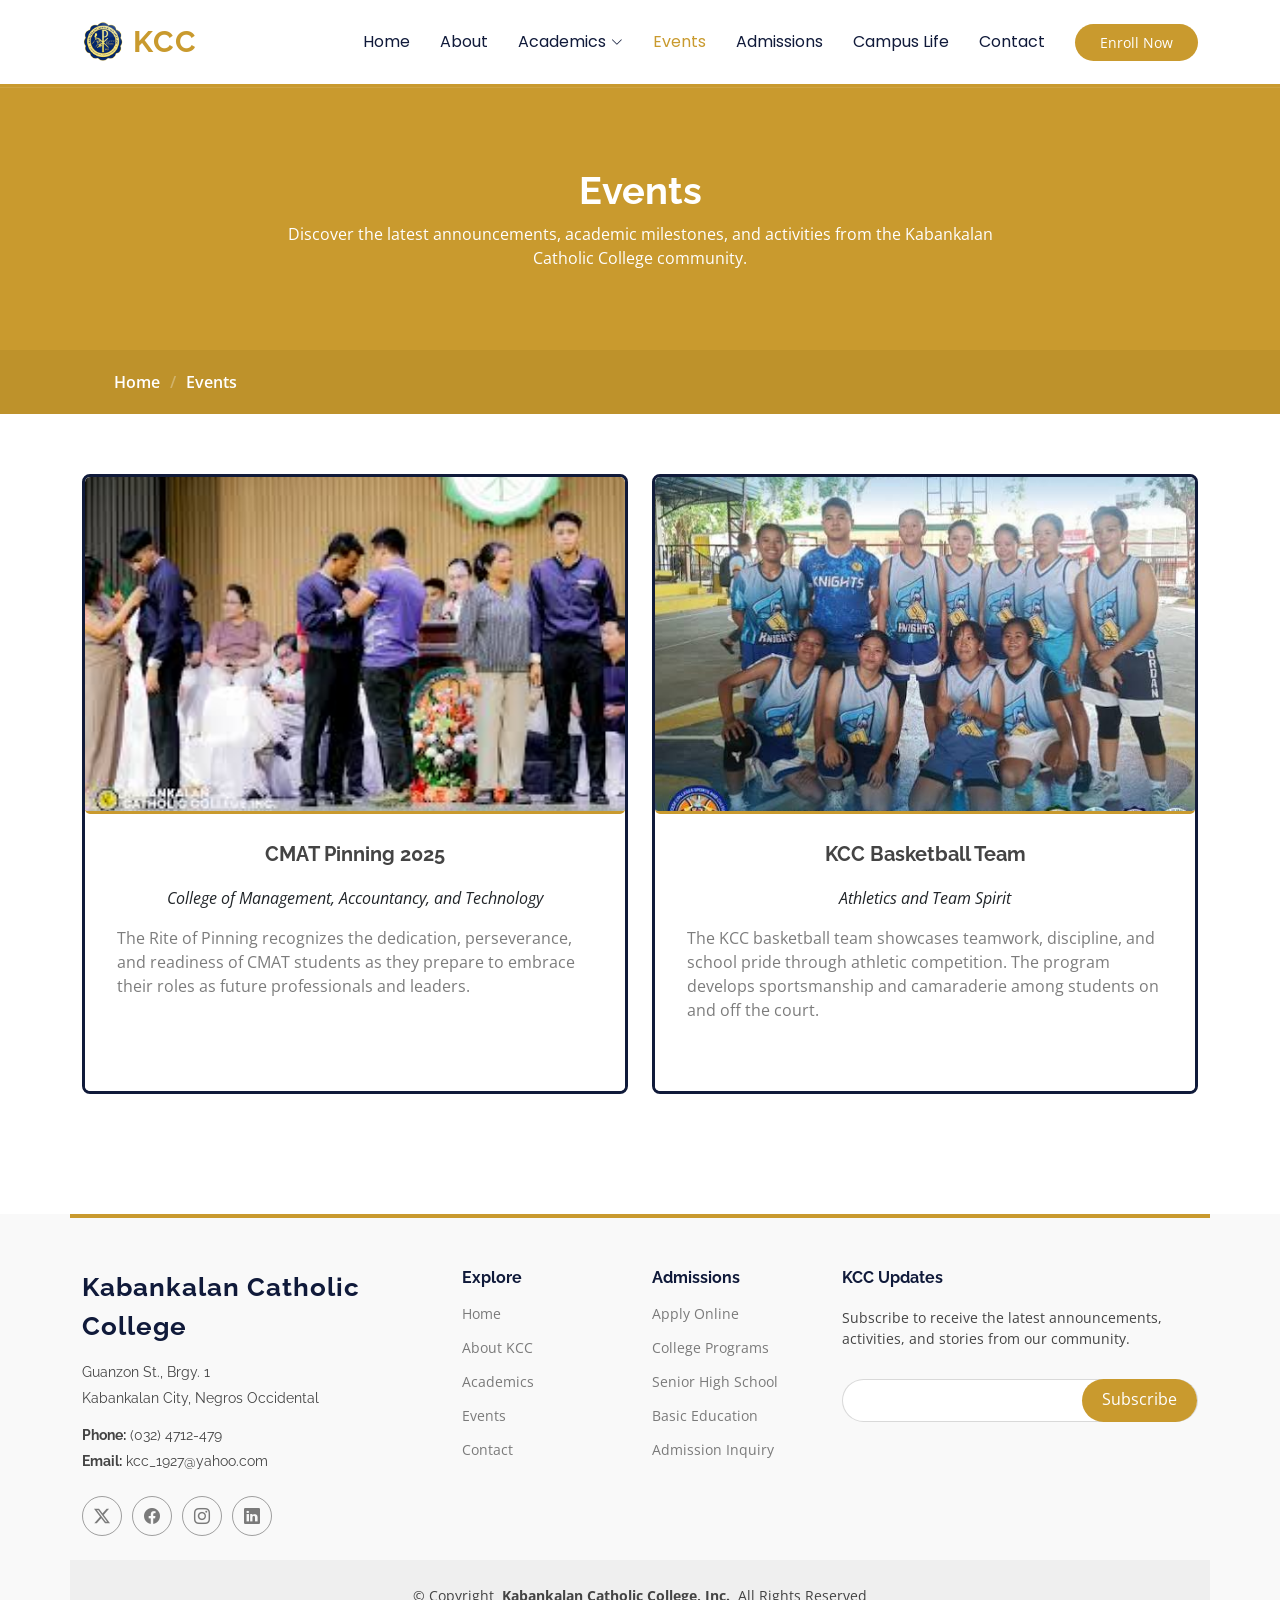
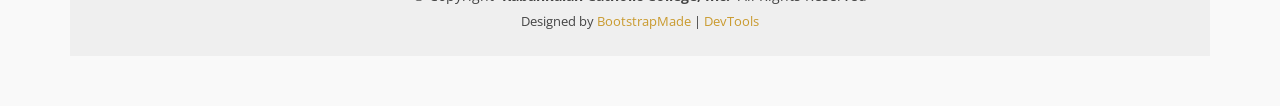
<file: events.html>
<!DOCTYPE html>
<html lang="en">

<head>
  <meta charset="utf-8">
  <meta content="width=device-width, initial-scale=1.0" name="viewport">
  <title>Events - Kabankalan Catholic College, Inc.</title>
  <meta name="description" content="Campus events at Kabankalan Catholic College.">
  <meta name="keywords" content="Kabankalan Catholic College, KCC news, KCC events, Kabankalan City">

  <!-- Favicons -->
  <link href="assets/img/favicon.png" rel="icon">
  <link href="assets/img/apple-touch-icon.png" rel="apple-touch-icon">

  <!-- Fonts -->
  <link href="https://fonts.googleapis.com" rel="preconnect">
  <link href="https://fonts.gstatic.com" rel="preconnect" crossorigin>
  <link href="https://fonts.googleapis.com/css2?family=Open+Sans:ital,wght@0,300;0,400;0,500;0,600;0,700;0,800;1,300;1,400;1,500;1,600;1,700;1,800&family=Poppins:ital,wght@0,100;0,200;0,300;0,400;0,500;0,600;0,700;0,800;0,900;1,100;1,200;1,300;1,400;1,500;1,600;1,700;1,800;1,900&family=Raleway:ital,wght@0,100;0,200;0,300;0,400;0,500;0,600;0,700;0,800;0,900;1,100;1,200;1,300;1,400;1,500;1,600;1,700;1,800;1,900&display=swap" rel="stylesheet">

  <!-- Vendor CSS Files -->
  <link href="assets/vendor/bootstrap/css/bootstrap.min.css" rel="stylesheet">
  <link href="assets/vendor/bootstrap-icons/bootstrap-icons.css" rel="stylesheet">
  <link href="assets/vendor/aos/aos.css" rel="stylesheet">
  <link href="assets/vendor/glightbox/css/glightbox.min.css" rel="stylesheet">
  <link href="assets/vendor/swiper/swiper-bundle.min.css" rel="stylesheet">

  <!-- Main CSS File -->
  <link href="assets/css/main.css" rel="stylesheet">

  <!-- =======================================================
  * Template Name: Mentor
  * Template URL: https://bootstrapmade.com/mentor-free-education-bootstrap-theme/
  * Updated: Jul 07 2025 with Bootstrap v5.3.7
  * Author: BootstrapMade.com
  * License: https://bootstrapmade.com/license/
  ======================================================== -->
</head>

<body class="events-page">

  <header id="header" class="header d-flex align-items-center sticky-top">
    <div class="container-fluid container-xl position-relative d-flex align-items-center">

      <a href="index.html" class="logo d-flex align-items-center me-auto">
        <img src="assets/img/kcc-seal.png" alt="Kabankalan Catholic College seal">
        <h1 class="sitename">KCC</h1>
      </a>

      <nav id="navmenu" class="navmenu">
        <ul>
          <li><a href="index.html">Home</a></li>
          <li><a href="about.html">About</a></li>
          <li class="dropdown"><a href="#"><span>Academics</span> <i class="bi bi-chevron-down toggle-dropdown"></i></a>
            <ul>
              <li><a href="courses.html">College Programs</a></li>
              <li><a href="courses.html">Senior High School</a></li>
              <li><a href="courses.html">Basic Education</a></li>
            </ul>
          </li>
          <li><a href="events.html" class="active">Events</a></li>
          <li><a href="pricing.html">Admissions</a></li>
          <li><a href="trainers.html">Campus Life</a></li>
          <li><a href="contact.html">Contact</a></li>
        </ul>
        <i class="mobile-nav-toggle d-xl-none bi bi-list"></i>
      </nav>

      <a class="btn-getstarted" href="https://kcc.wela.ph" target="_blank" rel="noopener">Enroll Now</a>

    </div>
  </header>

  <main class="main">

    <!-- Page Title -->
    <div class="page-title" data-aos="fade">
      <div class="heading">
        <div class="container">
          <div class="row d-flex justify-content-center text-center">
            <div class="col-lg-8">
              <h1>Events</h1>
              <p class="mb-0">Discover the latest announcements, academic milestones, and activities from the Kabankalan Catholic College community.</p>
            </div>
          </div>
        </div>
      </div>
      <nav class="breadcrumbs">
        <div class="container">
          <ol>
            <li><a href="index.html">Home</a></li>
            <li class="current">Events</li>
          </ol>
        </div>
      </nav>
    </div><!-- End Page Title -->

    <!-- Events Section -->
    <section id="events" class="events section">

      <div class="container" data-aos="fade-up">

        <div class="row">
          <div class="col-md-6 d-flex align-items-stretch">
            <div class="card">
              <div class="card-img">
                <img src="assets/img/event/event1.png" alt="CMAT Pinning 2025 ceremony at Kabankalan Catholic College">
              </div>
              <div class="card-body">
                <h5 class="card-title"><a href="">CMAT Pinning 2025</a></h5>
                <p class="fst-italic text-center">College of Management, Accountancy, and Technology</p>
                <p class="card-text">The Rite of Pinning recognizes the dedication, perseverance, and readiness of CMAT students as they prepare to embrace their roles as future professionals and leaders.</p>
              </div>
            </div>
          </div>
          <div class="col-md-6 d-flex align-items-stretch">
            <div class="card">
              <div class="card-img">
                <img src="assets/img/event/event2.png" alt="Kabankalan Catholic College basketball team">
              </div>
              <div class="card-body">
                <h5 class="card-title"><a href="">KCC Basketball Team</a></h5>
                <p class="fst-italic text-center">Athletics and Team Spirit</p>
                <p class="card-text">The KCC basketball team showcases teamwork, discipline, and school pride through athletic competition. The program develops sportsmanship and camaraderie among students on and off the court.</p>
              </div>
            </div>

          </div>
        </div>

      </div>

    </section><!-- /Events Section -->

  </main>

  <footer id="footer" class="footer position-relative light-background">

    <div class="container footer-top">
      <div class="row gy-4">
        <div class="col-lg-4 col-md-6 footer-about">
          <a href="index.html" class="logo d-flex align-items-center">
            <span class="sitename">Kabankalan Catholic College</span>
          </a>
          <div class="footer-contact pt-3">
            <p>Guanzon St., Brgy. 1</p>
            <p>Kabankalan City, Negros Occidental</p>
            <p class="mt-3"><strong>Phone:</strong> <span>(032) 4712-479</span></p>
            <p><strong>Email:</strong> <span>kcc_1927@yahoo.com</span></p>
          </div>
          <div class="social-links d-flex mt-4">
            <a href=""><i class="bi bi-twitter-x"></i></a>
            <a href=""><i class="bi bi-facebook"></i></a>
            <a href=""><i class="bi bi-instagram"></i></a>
            <a href=""><i class="bi bi-linkedin"></i></a>
          </div>
        </div>

        <div class="col-lg-2 col-md-3 footer-links">
          <h4>Explore</h4>
          <ul>
            <li><a href="index.html">Home</a></li>
            <li><a href="about.html">About KCC</a></li>
            <li><a href="courses.html">Academics</a></li>
            <li><a href="events.html">Events</a></li>
            <li><a href="contact.html">Contact</a></li>
          </ul>
        </div>

        <div class="col-lg-2 col-md-3 footer-links">
          <h4>Admissions</h4>
          <ul>
            <li><a href="https://kcc.wela.ph" target="_blank" rel="noopener">Apply Online</a></li>
            <li><a href="courses.html">College Programs</a></li>
            <li><a href="courses.html">Senior High School</a></li>
            <li><a href="courses.html">Basic Education</a></li>
            <li><a href="contact.html">Admission Inquiry</a></li>
          </ul>
        </div>

        <div class="col-lg-4 col-md-12 footer-newsletter">
          <h4>KCC Updates</h4>
          <p>Subscribe to receive the latest announcements, activities, and stories from our community.</p>
          <form action="#" method="post" class="email-form">
            <div class="newsletter-form"><input type="email" name="email"><input type="submit" value="Subscribe"></div>
            <div class="loading">Loading</div>
            <div class="error-message"></div>
            <div class="sent-message">Your subscription request has been sent. Thank you!</div>
          </form>
        </div>

      </div>
    </div>

    <div class="container copyright text-center mt-4">
      <p>© <span>Copyright</span> <strong class="px-1 sitename">Kabankalan Catholic College, Inc.</strong> <span>All Rights Reserved</span></p>
      <div class="credits">
        <!-- All the links in the footer should remain intact. -->
        <!-- You can delete the links only if you've purchased the pro version. -->
        <!-- Licensing information: https://bootstrapmade.com/license/ -->
        Designed by <a href="https://bootstrapmade.com/">BootstrapMade</a> | <a href="https://bootstrapmade.com/tools/">DevTools</a>
      </div>
    </div>

  </footer>

  <!-- Scroll Top -->
  <a href="#" id="scroll-top" class="scroll-top d-flex align-items-center justify-content-center"><i class="bi bi-arrow-up-short"></i></a>

  <!-- Preloader -->
  <div id="preloader"></div>

  <!-- Vendor JS Files -->
  <script src="assets/vendor/bootstrap/js/bootstrap.bundle.min.js"></script>
  <script src="assets/vendor/aos/aos.js"></script>
  <script src="assets/vendor/glightbox/js/glightbox.min.js"></script>
  <script src="assets/vendor/purecounter/purecounter_vanilla.js"></script>
  <script src="assets/vendor/swiper/swiper-bundle.min.js"></script>

  <!-- Main JS File -->
  <script src="assets/js/main.js"></script>

</body>

</html>
</file>
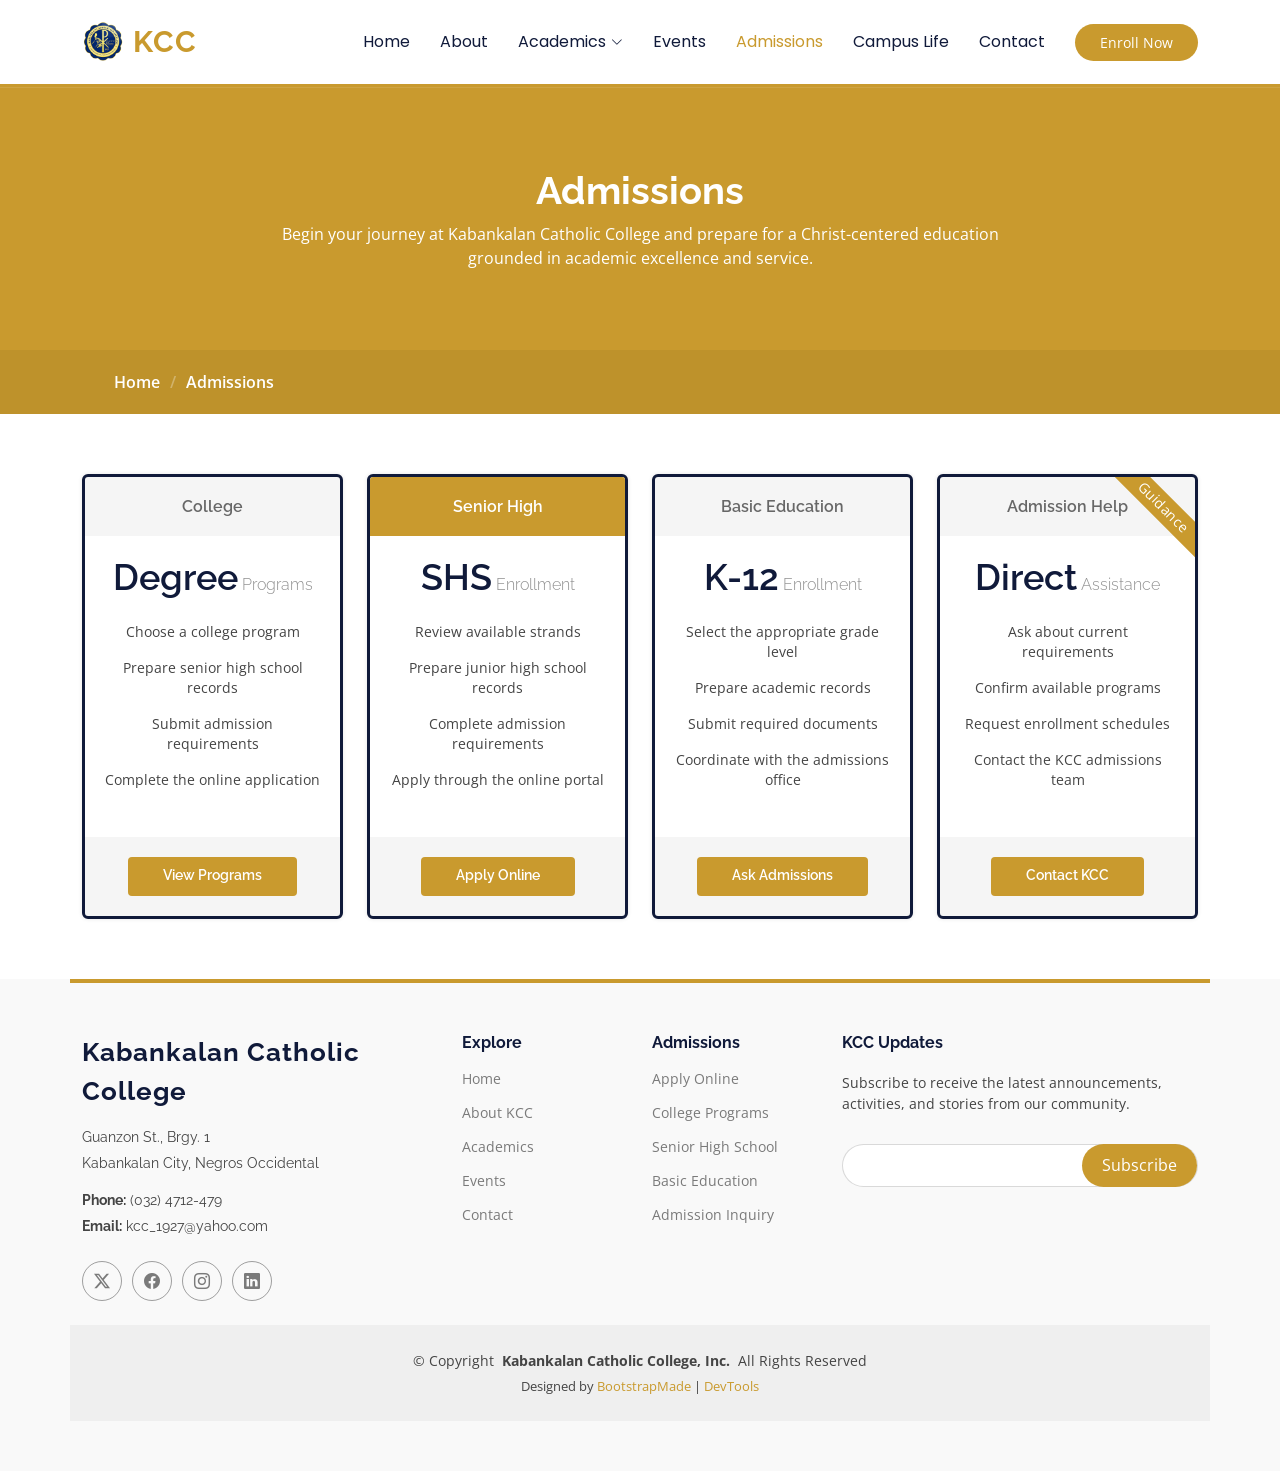
<file: pricing.html>
<!DOCTYPE html>
<html lang="en">

<head>
  <meta charset="utf-8">
  <meta content="width=device-width, initial-scale=1.0" name="viewport">
  <title>Admissions - Kabankalan Catholic College, Inc.</title>
  <meta name="description" content="Learn how to apply and prepare your admission requirements for Kabankalan Catholic College.">
  <meta name="keywords" content="KCC admissions, apply to KCC, Kabankalan Catholic College, enrollment">

  <!-- Favicons -->
  <link href="assets/img/favicon.png" rel="icon">
  <link href="assets/img/apple-touch-icon.png" rel="apple-touch-icon">

  <!-- Fonts -->
  <link href="https://fonts.googleapis.com" rel="preconnect">
  <link href="https://fonts.gstatic.com" rel="preconnect" crossorigin>
  <link href="https://fonts.googleapis.com/css2?family=Open+Sans:ital,wght@0,300;0,400;0,500;0,600;0,700;0,800;1,300;1,400;1,500;1,600;1,700;1,800&family=Poppins:ital,wght@0,100;0,200;0,300;0,400;0,500;0,600;0,700;0,800;0,900;1,100;1,200;1,300;1,400;1,500;1,600;1,700;1,800;1,900&family=Raleway:ital,wght@0,100;0,200;0,300;0,400;0,500;0,600;0,700;0,800;0,900;1,100;1,200;1,300;1,400;1,500;1,600;1,700;1,800;1,900&display=swap" rel="stylesheet">

  <!-- Vendor CSS Files -->
  <link href="assets/vendor/bootstrap/css/bootstrap.min.css" rel="stylesheet">
  <link href="assets/vendor/bootstrap-icons/bootstrap-icons.css" rel="stylesheet">
  <link href="assets/vendor/aos/aos.css" rel="stylesheet">
  <link href="assets/vendor/glightbox/css/glightbox.min.css" rel="stylesheet">
  <link href="assets/vendor/swiper/swiper-bundle.min.css" rel="stylesheet">

  <!-- Main CSS File -->
  <link href="assets/css/main.css" rel="stylesheet">

  <!-- =======================================================
  * Template Name: Mentor
  * Template URL: https://bootstrapmade.com/mentor-free-education-bootstrap-theme/
  * Updated: Jul 07 2025 with Bootstrap v5.3.7
  * Author: BootstrapMade.com
  * License: https://bootstrapmade.com/license/
  ======================================================== -->
</head>

<body class="pricing-page">

  <header id="header" class="header d-flex align-items-center sticky-top">
    <div class="container-fluid container-xl position-relative d-flex align-items-center">

      <a href="index.html" class="logo d-flex align-items-center me-auto">
        <img src="assets/img/kcc-seal.png" alt="Kabankalan Catholic College seal">
        <h1 class="sitename">KCC</h1>
      </a>

      <nav id="navmenu" class="navmenu">
        <ul>
          <li><a href="index.html">Home</a></li>
          <li><a href="about.html">About</a></li>
          <li class="dropdown"><a href="#"><span>Academics</span> <i class="bi bi-chevron-down toggle-dropdown"></i></a>
            <ul>
              <li><a href="courses.html">College Programs</a></li>
              <li><a href="courses.html">Senior High School</a></li>
              <li><a href="courses.html">Basic Education</a></li>
            </ul>
          </li>
          <li><a href="events.html">Events</a></li>
          <li><a href="pricing.html" class="active">Admissions</a></li>
          <li><a href="trainers.html">Campus Life</a></li>
          <li><a href="contact.html">Contact</a></li>
        </ul>
        <i class="mobile-nav-toggle d-xl-none bi bi-list"></i>
      </nav>

      <a class="btn-getstarted" href="https://kcc.wela.ph" target="_blank" rel="noopener">Enroll Now</a>

    </div>
  </header>

  <main class="main">

    <!-- Page Title -->
    <div class="page-title" data-aos="fade">
      <div class="heading">
        <div class="container">
          <div class="row d-flex justify-content-center text-center">
            <div class="col-lg-8">
              <h1>Admissions</h1>
              <p class="mb-0">Begin your journey at Kabankalan Catholic College and prepare for a Christ-centered education grounded in academic excellence and service.</p>
            </div>
          </div>
        </div>
      </div>
      <nav class="breadcrumbs">
        <div class="container">
          <ol>
            <li><a href="index.html">Home</a></li>
            <li class="current">Admissions</li>
          </ol>
        </div>
      </nav>
    </div><!-- End Page Title -->

    <!-- Pricing Section -->
    <section id="pricing" class="pricing section">

      <div class="container">

        <div class="row gy-3">

          <div class="col-xl-3 col-lg-6" data-aos="fade-up" data-aos-delay="100">
            <div class="pricing-item">
              <h3>College</h3>
              <h4>Degree<span> Programs</span></h4>
              <ul>
                <li>Choose a college program</li>
                <li>Prepare senior high school records</li>
                <li>Submit admission requirements</li>
                <li>Complete the online application</li>
              </ul>
              <div class="btn-wrap">
                <a href="courses.html" class="btn-buy">View Programs</a>
              </div>
            </div>
          </div><!-- End Pricing Item -->

          <div class="col-xl-3 col-lg-6" data-aos="fade-up" data-aos-delay="200">
            <div class="pricing-item featured">
              <h3>Senior High</h3>
              <h4>SHS<span> Enrollment</span></h4>
              <ul>
                <li>Review available strands</li>
                <li>Prepare junior high school records</li>
                <li>Complete admission requirements</li>
                <li>Apply through the online portal</li>
              </ul>
              <div class="btn-wrap">
                <a href="https://kcc.wela.ph" target="_blank" rel="noopener" class="btn-buy">Apply Online</a>
              </div>
            </div>
          </div><!-- End Pricing Item -->

          <div class="col-xl-3 col-lg-6" data-aos="fade-up" data-aos-delay="400">
            <div class="pricing-item">
              <h3>Basic Education</h3>
              <h4>K-12<span> Enrollment</span></h4>
              <ul>
                <li>Select the appropriate grade level</li>
                <li>Prepare academic records</li>
                <li>Submit required documents</li>
                <li>Coordinate with the admissions office</li>
              </ul>
              <div class="btn-wrap">
                <a href="contact.html" class="btn-buy">Ask Admissions</a>
              </div>
            </div>
          </div><!-- End Pricing Item -->

          <div class="col-xl-3 col-lg-6" data-aos="fade-up" data-aos-delay="400">
            <div class="pricing-item">
              <span class="advanced">Guidance</span>
              <h3>Admission Help</h3>
              <h4>Direct<span> Assistance</h4>
              <ul>
                <li>Ask about current requirements</li>
                <li>Confirm available programs</li>
                <li>Request enrollment schedules</li>
                <li>Contact the KCC admissions team</li>
              </ul>
              <div class="btn-wrap">
                <a href="contact.html" class="btn-buy">Contact KCC</a>
              </div>
            </div>
          </div><!-- End Pricing Item -->

        </div>

      </div>

    </section><!-- /Pricing Section -->

  </main>

  <footer id="footer" class="footer position-relative light-background">

    <div class="container footer-top">
      <div class="row gy-4">
        <div class="col-lg-4 col-md-6 footer-about">
          <a href="index.html" class="logo d-flex align-items-center">
            <span class="sitename">Kabankalan Catholic College</span>
          </a>
          <div class="footer-contact pt-3">
            <p>Guanzon St., Brgy. 1</p>
            <p>Kabankalan City, Negros Occidental</p>
            <p class="mt-3"><strong>Phone:</strong> <span>(032) 4712-479</span></p>
            <p><strong>Email:</strong> <span>kcc_1927@yahoo.com</span></p>
          </div>
          <div class="social-links d-flex mt-4">
            <a href=""><i class="bi bi-twitter-x"></i></a>
            <a href=""><i class="bi bi-facebook"></i></a>
            <a href=""><i class="bi bi-instagram"></i></a>
            <a href=""><i class="bi bi-linkedin"></i></a>
          </div>
        </div>

        <div class="col-lg-2 col-md-3 footer-links">
          <h4>Explore</h4>
          <ul>
            <li><a href="index.html">Home</a></li>
            <li><a href="about.html">About KCC</a></li>
            <li><a href="courses.html">Academics</a></li>
            <li><a href="events.html">Events</a></li>
            <li><a href="contact.html">Contact</a></li>
          </ul>
        </div>

        <div class="col-lg-2 col-md-3 footer-links">
          <h4>Admissions</h4>
          <ul>
            <li><a href="https://kcc.wela.ph" target="_blank" rel="noopener">Apply Online</a></li>
            <li><a href="courses.html">College Programs</a></li>
            <li><a href="courses.html">Senior High School</a></li>
            <li><a href="courses.html">Basic Education</a></li>
            <li><a href="contact.html">Admission Inquiry</a></li>
          </ul>
        </div>

        <div class="col-lg-4 col-md-12 footer-newsletter">
          <h4>KCC Updates</h4>
          <p>Subscribe to receive the latest announcements, activities, and stories from our community.</p>
          <form action="#" method="post" class="email-form">
            <div class="newsletter-form"><input type="email" name="email"><input type="submit" value="Subscribe"></div>
            <div class="loading">Loading</div>
            <div class="error-message"></div>
            <div class="sent-message">Your subscription request has been sent. Thank you!</div>
          </form>
        </div>

      </div>
    </div>

    <div class="container copyright text-center mt-4">
      <p>© <span>Copyright</span> <strong class="px-1 sitename">Kabankalan Catholic College, Inc.</strong> <span>All Rights Reserved</span></p>
      <div class="credits">
        <!-- All the links in the footer should remain intact. -->
        <!-- You can delete the links only if you've purchased the pro version. -->
        <!-- Licensing information: https://bootstrapmade.com/license/ -->
        Designed by <a href="https://bootstrapmade.com/">BootstrapMade</a> | <a href="https://bootstrapmade.com/tools/">DevTools</a>
      </div>
    </div>

  </footer>

  <!-- Scroll Top -->
  <a href="#" id="scroll-top" class="scroll-top d-flex align-items-center justify-content-center"><i class="bi bi-arrow-up-short"></i></a>

  <!-- Preloader -->
  <div id="preloader"></div>

  <!-- Vendor JS Files -->
  <script src="assets/vendor/bootstrap/js/bootstrap.bundle.min.js"></script>
  <script src="assets/vendor/aos/aos.js"></script>
  <script src="assets/vendor/glightbox/js/glightbox.min.js"></script>
  <script src="assets/vendor/purecounter/purecounter_vanilla.js"></script>
  <script src="assets/vendor/swiper/swiper-bundle.min.js"></script>

  <!-- Main JS File -->
  <script src="assets/js/main.js"></script>

</body>

</html>
</file>
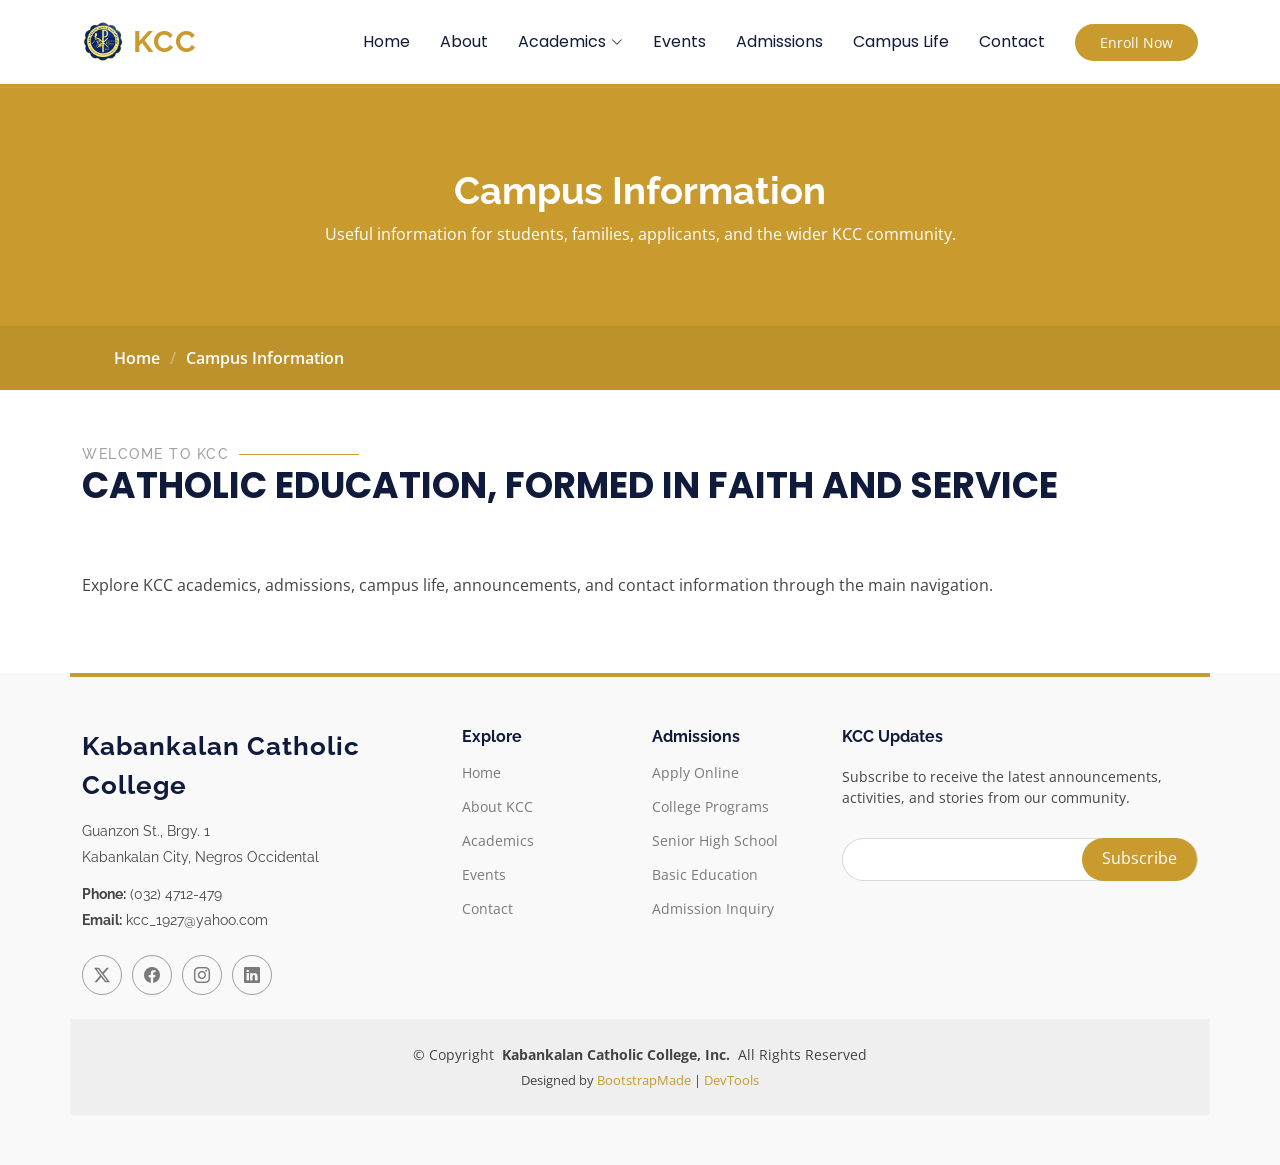
<file: starter-page.html>
<!DOCTYPE html>
<html lang="en">

<head>
  <meta charset="utf-8">
  <meta content="width=device-width, initial-scale=1.0" name="viewport">
  <title>Campus Information - Kabankalan Catholic College, Inc.</title>
  <meta name="description" content="Campus information and resources for Kabankalan Catholic College.">
  <meta name="keywords" content="KCC campus information, Kabankalan Catholic College">

  <!-- Favicons -->
  <link href="assets/img/favicon.png" rel="icon">
  <link href="assets/img/apple-touch-icon.png" rel="apple-touch-icon">

  <!-- Fonts -->
  <link href="https://fonts.googleapis.com" rel="preconnect">
  <link href="https://fonts.gstatic.com" rel="preconnect" crossorigin>
  <link href="https://fonts.googleapis.com/css2?family=Open+Sans:ital,wght@0,300;0,400;0,500;0,600;0,700;0,800;1,300;1,400;1,500;1,600;1,700;1,800&family=Poppins:ital,wght@0,100;0,200;0,300;0,400;0,500;0,600;0,700;0,800;0,900;1,100;1,200;1,300;1,400;1,500;1,600;1,700;1,800;1,900&family=Raleway:ital,wght@0,100;0,200;0,300;0,400;0,500;0,600;0,700;0,800;0,900;1,100;1,200;1,300;1,400;1,500;1,600;1,700;1,800;1,900&display=swap" rel="stylesheet">

  <!-- Vendor CSS Files -->
  <link href="assets/vendor/bootstrap/css/bootstrap.min.css" rel="stylesheet">
  <link href="assets/vendor/bootstrap-icons/bootstrap-icons.css" rel="stylesheet">
  <link href="assets/vendor/aos/aos.css" rel="stylesheet">
  <link href="assets/vendor/glightbox/css/glightbox.min.css" rel="stylesheet">
  <link href="assets/vendor/swiper/swiper-bundle.min.css" rel="stylesheet">

  <!-- Main CSS File -->
  <link href="assets/css/main.css" rel="stylesheet">

  <!-- =======================================================
  * Template Name: Mentor
  * Template URL: https://bootstrapmade.com/mentor-free-education-bootstrap-theme/
  * Updated: Jul 07 2025 with Bootstrap v5.3.7
  * Author: BootstrapMade.com
  * License: https://bootstrapmade.com/license/
  ======================================================== -->
</head>

<body class="starter-page-page">

  <header id="header" class="header d-flex align-items-center sticky-top">
    <div class="container-fluid container-xl position-relative d-flex align-items-center">

      <a href="index.html" class="logo d-flex align-items-center me-auto">
        <img src="assets/img/kcc-seal.png" alt="Kabankalan Catholic College seal">
        <h1 class="sitename">KCC</h1>
      </a>

      <nav id="navmenu" class="navmenu">
        <ul>
          <li><a href="index.html">Home</a></li>
          <li><a href="about.html">About</a></li>
          <li class="dropdown"><a href="#"><span>Academics</span> <i class="bi bi-chevron-down toggle-dropdown"></i></a>
            <ul>
              <li><a href="courses.html">College Programs</a></li>
              <li><a href="courses.html">Senior High School</a></li>
              <li><a href="courses.html">Basic Education</a></li>
            </ul>
          </li>
          <li><a href="events.html">Events</a></li>
          <li><a href="pricing.html">Admissions</a></li>
          <li><a href="trainers.html">Campus Life</a></li>
          <li><a href="contact.html">Contact</a></li>
        </ul>
        <i class="mobile-nav-toggle d-xl-none bi bi-list"></i>
      </nav>

      <a class="btn-getstarted" href="https://kcc.wela.ph" target="_blank" rel="noopener">Enroll Now</a>

    </div>
  </header>

  <main class="main">

    <!-- Page Title -->
    <div class="page-title" data-aos="fade">
      <div class="heading">
        <div class="container">
          <div class="row d-flex justify-content-center text-center">
            <div class="col-lg-8">
              <h1>Campus Information</h1>
              <p class="mb-0">Useful information for students, families, applicants, and the wider KCC community.</p>
            </div>
          </div>
        </div>
      </div>
      <nav class="breadcrumbs">
        <div class="container">
          <ol>
            <li><a href="index.html">Home</a></li>
            <li class="current">Campus Information</li>
          </ol>
        </div>
      </nav>
    </div><!-- End Page Title -->

    <!-- Starter Section Section -->
    <section id="starter-section" class="starter-section section">

      <!-- Section Title -->
      <div class="container section-title" data-aos="fade-up">
        <h2>Welcome to KCC</h2>
        <p>Catholic education, formed in faith and service<br></p>
      </div><!-- End Section Title -->

      <div class="container" data-aos="fade-up">
        <p>Explore KCC academics, admissions, campus life, announcements, and contact information through the main navigation.</p>
      </div>

    </section><!-- /Starter Section Section -->

  </main>

  <footer id="footer" class="footer position-relative light-background">

    <div class="container footer-top">
      <div class="row gy-4">
        <div class="col-lg-4 col-md-6 footer-about">
          <a href="index.html" class="logo d-flex align-items-center">
            <span class="sitename">Kabankalan Catholic College</span>
          </a>
          <div class="footer-contact pt-3">
            <p>Guanzon St., Brgy. 1</p>
            <p>Kabankalan City, Negros Occidental</p>
            <p class="mt-3"><strong>Phone:</strong> <span>(032) 4712-479</span></p>
            <p><strong>Email:</strong> <span>kcc_1927@yahoo.com</span></p>
          </div>
          <div class="social-links d-flex mt-4">
            <a href=""><i class="bi bi-twitter-x"></i></a>
            <a href=""><i class="bi bi-facebook"></i></a>
            <a href=""><i class="bi bi-instagram"></i></a>
            <a href=""><i class="bi bi-linkedin"></i></a>
          </div>
        </div>

        <div class="col-lg-2 col-md-3 footer-links">
          <h4>Explore</h4>
          <ul>
            <li><a href="index.html">Home</a></li>
            <li><a href="about.html">About KCC</a></li>
            <li><a href="courses.html">Academics</a></li>
            <li><a href="events.html">Events</a></li>
            <li><a href="contact.html">Contact</a></li>
          </ul>
        </div>

        <div class="col-lg-2 col-md-3 footer-links">
          <h4>Admissions</h4>
          <ul>
            <li><a href="https://kcc.wela.ph" target="_blank" rel="noopener">Apply Online</a></li>
            <li><a href="courses.html">College Programs</a></li>
            <li><a href="courses.html">Senior High School</a></li>
            <li><a href="courses.html">Basic Education</a></li>
            <li><a href="contact.html">Admission Inquiry</a></li>
          </ul>
        </div>

        <div class="col-lg-4 col-md-12 footer-newsletter">
          <h4>KCC Updates</h4>
          <p>Subscribe to receive the latest announcements, activities, and stories from our community.</p>
          <form action="#" method="post" class="email-form">
            <div class="newsletter-form"><input type="email" name="email"><input type="submit" value="Subscribe"></div>
            <div class="loading">Loading</div>
            <div class="error-message"></div>
            <div class="sent-message">Your subscription request has been sent. Thank you!</div>
          </form>
        </div>

      </div>
    </div>

    <div class="container copyright text-center mt-4">
      <p>© <span>Copyright</span> <strong class="px-1 sitename">Kabankalan Catholic College, Inc.</strong> <span>All Rights Reserved</span></p>
      <div class="credits">
        <!-- All the links in the footer should remain intact. -->
        <!-- You can delete the links only if you've purchased the pro version. -->
        <!-- Licensing information: https://bootstrapmade.com/license/ -->
        Designed by <a href="https://bootstrapmade.com/">BootstrapMade</a> | <a href="https://bootstrapmade.com/tools/">DevTools</a>
      </div>
    </div>

  </footer>

  <!-- Scroll Top -->
  <a href="#" id="scroll-top" class="scroll-top d-flex align-items-center justify-content-center"><i class="bi bi-arrow-up-short"></i></a>

  <!-- Preloader -->
  <div id="preloader"></div>

  <!-- Vendor JS Files -->
  <script src="assets/vendor/bootstrap/js/bootstrap.bundle.min.js"></script>
  <script src="assets/vendor/aos/aos.js"></script>
  <script src="assets/vendor/glightbox/js/glightbox.min.js"></script>
  <script src="assets/vendor/purecounter/purecounter_vanilla.js"></script>
  <script src="assets/vendor/swiper/swiper-bundle.min.js"></script>

  <!-- Main JS File -->
  <script src="assets/js/main.js"></script>

</body>

</html>
</file>
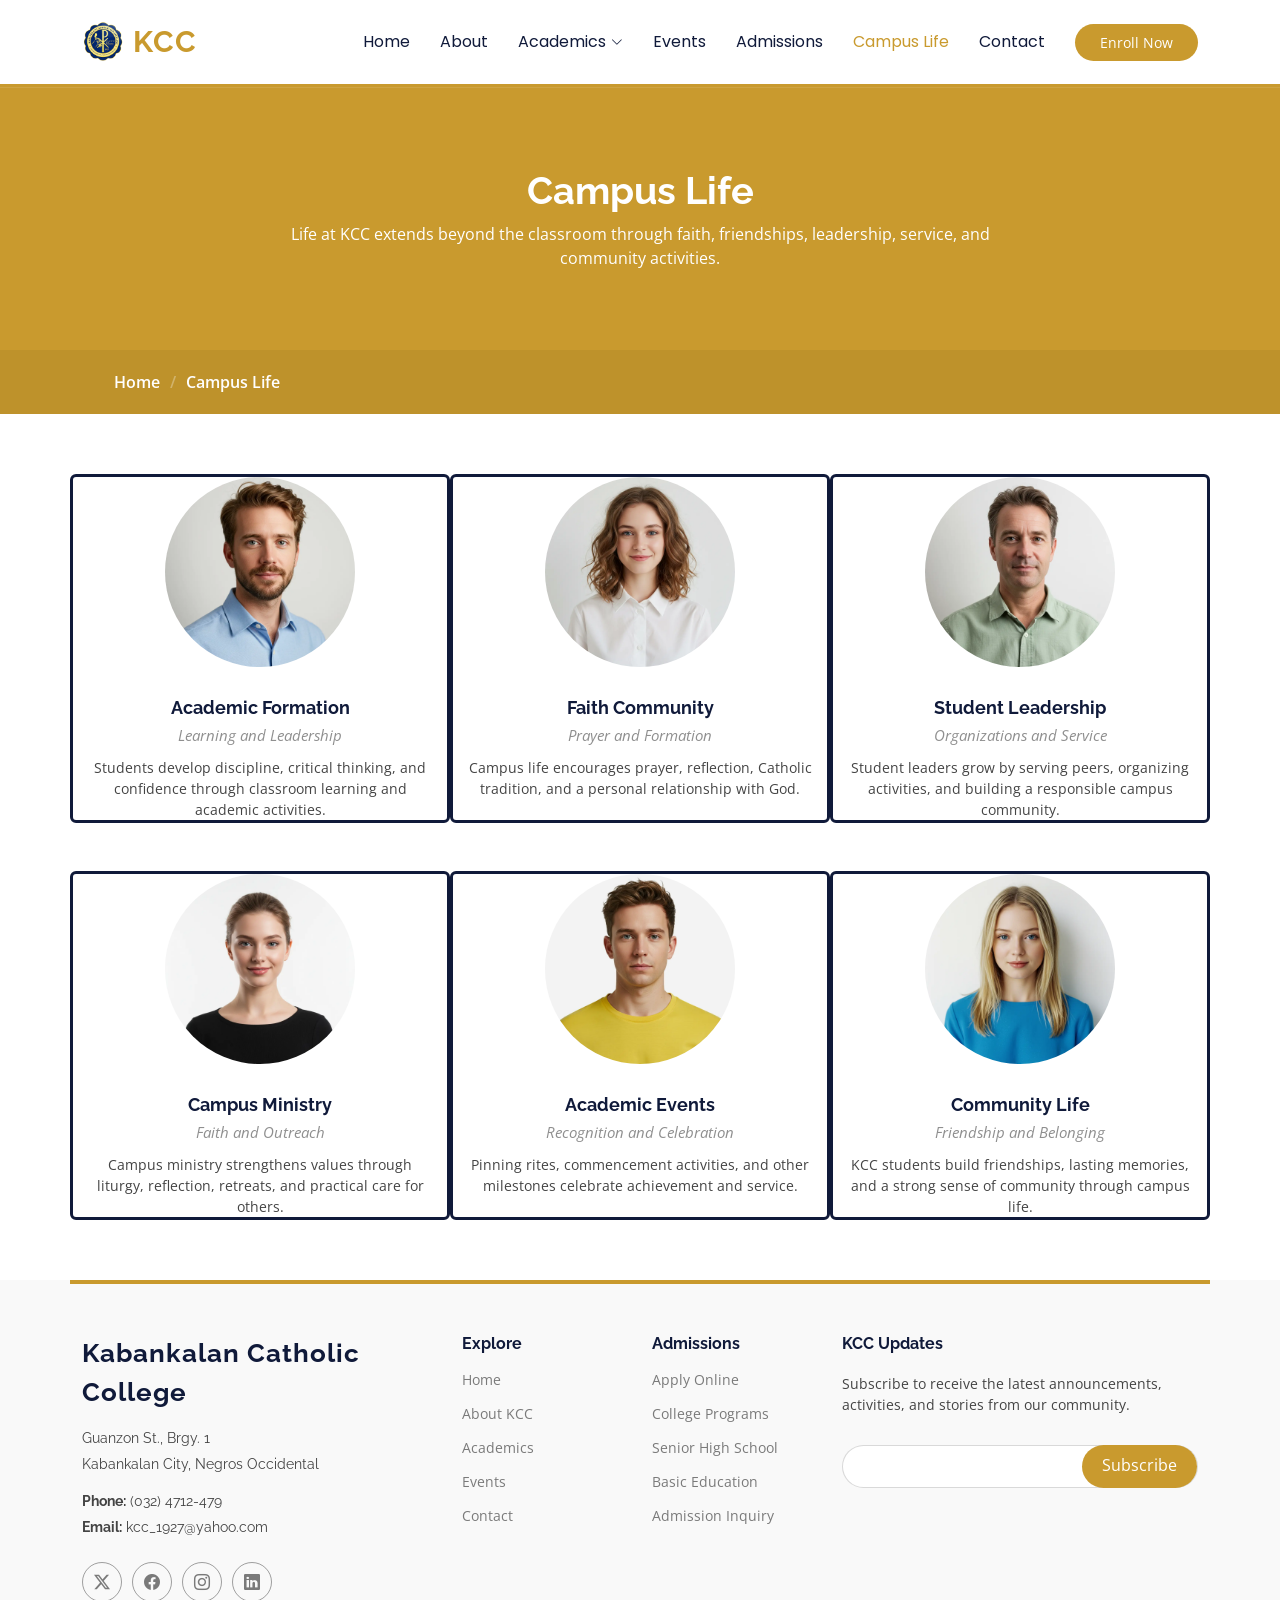
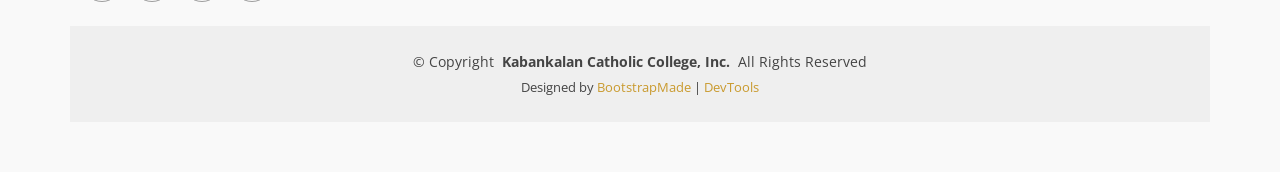
<file: trainers.html>
<!DOCTYPE html>
<html lang="en">

<head>
  <meta charset="utf-8">
  <meta content="width=device-width, initial-scale=1.0" name="viewport">
  <title>Campus Life - Kabankalan Catholic College, Inc.</title>
  <meta name="description" content="Discover student formation, campus activities, faith, and leadership at Kabankalan Catholic College.">
  <meta name="keywords" content="KCC campus life, students, faith, leadership, Kabankalan Catholic College">

  <!-- Favicons -->
  <link href="assets/img/favicon.png" rel="icon">
  <link href="assets/img/apple-touch-icon.png" rel="apple-touch-icon">

  <!-- Fonts -->
  <link href="https://fonts.googleapis.com" rel="preconnect">
  <link href="https://fonts.gstatic.com" rel="preconnect" crossorigin>
  <link href="https://fonts.googleapis.com/css2?family=Open+Sans:ital,wght@0,300;0,400;0,500;0,600;0,700;0,800;1,300;1,400;1,500;1,600;1,700;1,800&family=Poppins:ital,wght@0,100;0,200;0,300;0,400;0,500;0,600;0,700;0,800;0,900;1,100;1,200;1,300;1,400;1,500;1,600;1,700;1,800;1,900&family=Raleway:ital,wght@0,100;0,200;0,300;0,400;0,500;0,600;0,700;0,800;0,900;1,100;1,200;1,300;1,400;1,500;1,600;1,700;1,800;1,900&display=swap" rel="stylesheet">

  <!-- Vendor CSS Files -->
  <link href="assets/vendor/bootstrap/css/bootstrap.min.css" rel="stylesheet">
  <link href="assets/vendor/bootstrap-icons/bootstrap-icons.css" rel="stylesheet">
  <link href="assets/vendor/aos/aos.css" rel="stylesheet">
  <link href="assets/vendor/glightbox/css/glightbox.min.css" rel="stylesheet">
  <link href="assets/vendor/swiper/swiper-bundle.min.css" rel="stylesheet">

  <!-- Main CSS File -->
  <link href="assets/css/main.css" rel="stylesheet">

  <!-- =======================================================
  * Template Name: Mentor
  * Template URL: https://bootstrapmade.com/mentor-free-education-bootstrap-theme/
  * Updated: Jul 07 2025 with Bootstrap v5.3.7
  * Author: BootstrapMade.com
  * License: https://bootstrapmade.com/license/
  ======================================================== -->
</head>

<body class="trainers-page">

  <header id="header" class="header d-flex align-items-center sticky-top">
    <div class="container-fluid container-xl position-relative d-flex align-items-center">

      <a href="index.html" class="logo d-flex align-items-center me-auto">
        <img src="assets/img/kcc-seal.png" alt="Kabankalan Catholic College seal">
        <h1 class="sitename">KCC</h1>
      </a>

      <nav id="navmenu" class="navmenu">
        <ul>
          <li><a href="index.html">Home</a></li>
          <li><a href="about.html">About</a></li>
          <li class="dropdown"><a href="#"><span>Academics</span> <i class="bi bi-chevron-down toggle-dropdown"></i></a>
            <ul>
              <li><a href="courses.html">College Programs</a></li>
              <li><a href="courses.html">Senior High School</a></li>
              <li><a href="courses.html">Basic Education</a></li>
            </ul>
          </li>
          <li><a href="events.html">Events</a></li>
          <li><a href="pricing.html">Admissions</a></li>
          <li><a href="trainers.html" class="active">Campus Life</a></li>
          <li><a href="contact.html">Contact</a></li>
        </ul>
        <i class="mobile-nav-toggle d-xl-none bi bi-list"></i>
      </nav>

      <a class="btn-getstarted" href="https://kcc.wela.ph" target="_blank" rel="noopener">Enroll Now</a>

    </div>
  </header>

  <main class="main">

    <!-- Page Title -->
    <div class="page-title" data-aos="fade">
      <div class="heading">
        <div class="container">
          <div class="row d-flex justify-content-center text-center">
            <div class="col-lg-8">
              <h1>Campus Life</h1>
              <p class="mb-0">Life at KCC extends beyond the classroom through faith, friendships, leadership, service, and community activities.</p>
            </div>
          </div>
        </div>
      </div>
      <nav class="breadcrumbs">
        <div class="container">
          <ol>
            <li><a href="index.html">Home</a></li>
            <li class="current">Campus Life</li>
          </ol>
        </div>
      </nav>
    </div><!-- End Page Title -->

    <!-- Trainers Section -->
    <section id="trainers" class="section trainers">

      <div class="container">

        <div class="row gy-5">

          <div class="col-lg-4 col-md-6 member" data-aos="fade-up" data-aos-delay="100">
            <div class="member-img">
              <img src="assets/img/person/person-m-7.webp" class="img-fluid" alt="">
              <div class="social">
                <a href="#"><i class="bi bi-twitter-x"></i></a>
                <a href="#"><i class="bi bi-facebook"></i></a>
                <a href="#"><i class="bi bi-instagram"></i></a>
                <a href="#"><i class="bi bi-linkedin"></i></a>
              </div>
            </div>
            <div class="member-info text-center">
              <h4>Academic Formation</h4>
              <span>Learning and Leadership</span>
              <p>Students develop discipline, critical thinking, and confidence through classroom learning and academic activities.</p>
            </div>
          </div><!-- End Team Member -->

          <div class="col-lg-4 col-md-6 member" data-aos="fade-up" data-aos-delay="200">
            <div class="member-img">
              <img src="assets/img/person/person-f-8.webp" class="img-fluid" alt="">
              <div class="social">
                <a href="#"><i class="bi bi-twitter-x"></i></a>
                <a href="#"><i class="bi bi-facebook"></i></a>
                <a href="#"><i class="bi bi-instagram"></i></a>
                <a href="#"><i class="bi bi-linkedin"></i></a>
              </div>
            </div>
            <div class="member-info text-center">
              <h4>Faith Community</h4>
              <span>Prayer and Formation</span>
              <p>Campus life encourages prayer, reflection, Catholic tradition, and a personal relationship with God.</p>
            </div>
          </div><!-- End Team Member -->

          <div class="col-lg-4 col-md-6 member" data-aos="fade-up" data-aos-delay="300">
            <div class="member-img">
              <img src="assets/img/person/person-m-6.webp" class="img-fluid" alt="">
              <div class="social">
                <a href="#"><i class="bi bi-twitter-x"></i></a>
                <a href="#"><i class="bi bi-facebook"></i></a>
                <a href="#"><i class="bi bi-instagram"></i></a>
                <a href="#"><i class="bi bi-linkedin"></i></a>
              </div>
            </div>
            <div class="member-info text-center">
              <h4>Student Leadership</h4>
              <span>Organizations and Service</span>
              <p>Student leaders grow by serving peers, organizing activities, and building a responsible campus community.</p>
            </div>
          </div><!-- End Team Member -->

          <div class="col-lg-4 col-md-6 member" data-aos="fade-up" data-aos-delay="400">
            <div class="member-img">
              <img src="assets/img/person/person-f-4.webp" class="img-fluid" alt="">
              <div class="social">
                <a href="#"><i class="bi bi-twitter-x"></i></a>
                <a href="#"><i class="bi bi-facebook"></i></a>
                <a href="#"><i class="bi bi-instagram"></i></a>
                <a href="#"><i class="bi bi-linkedin"></i></a>
              </div>
            </div>
            <div class="member-info text-center">
              <h4>Campus Ministry</h4>
              <span>Faith and Outreach</span>
              <p>Campus ministry strengthens values through liturgy, reflection, retreats, and practical care for others.</p>
            </div>
          </div><!-- End Team Member -->

          <div class="col-lg-4 col-md-6 member" data-aos="fade-up" data-aos-delay="500">
            <div class="member-img">
              <img src="assets/img/person/person-m-12.webp" class="img-fluid" alt="">
              <div class="social">
                <a href="#"><i class="bi bi-twitter-x"></i></a>
                <a href="#"><i class="bi bi-facebook"></i></a>
                <a href="#"><i class="bi bi-instagram"></i></a>
                <a href="#"><i class="bi bi-linkedin"></i></a>
              </div>
            </div>
            <div class="member-info text-center">
              <h4>Academic Events</h4>
              <span>Recognition and Celebration<br></span>
              <p>Pinning rites, commencement activities, and other milestones celebrate achievement and service.</p>
            </div>
          </div><!-- End Team Member -->

          <div class="col-lg-4 col-md-6 member" data-aos="fade-up" data-aos-delay="600">
            <div class="member-img">
              <img src="assets/img/person/person-f-9.webp" class="img-fluid" alt="">
              <div class="social">
                <a href="#"><i class="bi bi-twitter-x"></i></a>
                <a href="#"><i class="bi bi-facebook"></i></a>
                <a href="#"><i class="bi bi-instagram"></i></a>
                <a href="#"><i class="bi bi-linkedin"></i></a>
              </div>
            </div>
            <div class="member-info text-center">
              <h4>Community Life</h4>
              <span>Friendship and Belonging</span>
              <p>KCC students build friendships, lasting memories, and a strong sense of community through campus life.</p>
            </div>
          </div><!-- End Team Member -->

        </div>

      </div>

    </section><!-- /Trainers Section -->

  </main>

  <footer id="footer" class="footer position-relative light-background">

    <div class="container footer-top">
      <div class="row gy-4">
        <div class="col-lg-4 col-md-6 footer-about">
          <a href="index.html" class="logo d-flex align-items-center">
            <span class="sitename">Kabankalan Catholic College</span>
          </a>
          <div class="footer-contact pt-3">
            <p>Guanzon St., Brgy. 1</p>
            <p>Kabankalan City, Negros Occidental</p>
            <p class="mt-3"><strong>Phone:</strong> <span>(032) 4712-479</span></p>
            <p><strong>Email:</strong> <span>kcc_1927@yahoo.com</span></p>
          </div>
          <div class="social-links d-flex mt-4">
            <a href=""><i class="bi bi-twitter-x"></i></a>
            <a href=""><i class="bi bi-facebook"></i></a>
            <a href=""><i class="bi bi-instagram"></i></a>
            <a href=""><i class="bi bi-linkedin"></i></a>
          </div>
        </div>

        <div class="col-lg-2 col-md-3 footer-links">
          <h4>Explore</h4>
          <ul>
            <li><a href="index.html">Home</a></li>
            <li><a href="about.html">About KCC</a></li>
            <li><a href="courses.html">Academics</a></li>
            <li><a href="events.html">Events</a></li>
            <li><a href="contact.html">Contact</a></li>
          </ul>
        </div>

        <div class="col-lg-2 col-md-3 footer-links">
          <h4>Admissions</h4>
          <ul>
            <li><a href="https://kcc.wela.ph" target="_blank" rel="noopener">Apply Online</a></li>
            <li><a href="courses.html">College Programs</a></li>
            <li><a href="courses.html">Senior High School</a></li>
            <li><a href="courses.html">Basic Education</a></li>
            <li><a href="contact.html">Admission Inquiry</a></li>
          </ul>
        </div>

        <div class="col-lg-4 col-md-12 footer-newsletter">
          <h4>KCC Updates</h4>
          <p>Subscribe to receive the latest announcements, activities, and stories from our community.</p>
          <form action="#" method="post" class="email-form">
            <div class="newsletter-form"><input type="email" name="email"><input type="submit" value="Subscribe"></div>
            <div class="loading">Loading</div>
            <div class="error-message"></div>
            <div class="sent-message">Your subscription request has been sent. Thank you!</div>
          </form>
        </div>

      </div>
    </div>

    <div class="container copyright text-center mt-4">
      <p>© <span>Copyright</span> <strong class="px-1 sitename">Kabankalan Catholic College, Inc.</strong> <span>All Rights Reserved</span></p>
      <div class="credits">
        <!-- All the links in the footer should remain intact. -->
        <!-- You can delete the links only if you've purchased the pro version. -->
        <!-- Licensing information: https://bootstrapmade.com/license/ -->
        Designed by <a href="https://bootstrapmade.com/">BootstrapMade</a> | <a href="https://bootstrapmade.com/tools/">DevTools</a>
      </div>
    </div>

  </footer>

  <!-- Scroll Top -->
  <a href="#" id="scroll-top" class="scroll-top d-flex align-items-center justify-content-center"><i class="bi bi-arrow-up-short"></i></a>

  <!-- Preloader -->
  <div id="preloader"></div>

  <!-- Vendor JS Files -->
  <script src="assets/vendor/bootstrap/js/bootstrap.bundle.min.js"></script>
  <script src="assets/vendor/aos/aos.js"></script>
  <script src="assets/vendor/glightbox/js/glightbox.min.js"></script>
  <script src="assets/vendor/purecounter/purecounter_vanilla.js"></script>
  <script src="assets/vendor/swiper/swiper-bundle.min.js"></script>

  <!-- Main JS File -->
  <script src="assets/js/main.js"></script>

</body>

</html>
</file>
<file: assets/css/main.css>
/**
* Template Name: Mentor
* Template URL: https://bootstrapmade.com/mentor-free-education-bootstrap-theme/
* Updated: Jul 07 2025 with Bootstrap v5.3.7
* Author: BootstrapMade.com
* License: https://bootstrapmade.com/license/
*/

/*--------------------------------------------------------------
# Font & Color Variables
# Help: https://bootstrapmade.com/color-system/
--------------------------------------------------------------*/
/* Fonts */
:root {
  --default-font: "Open Sans",  system-ui, -apple-system, "Segoe UI", Roboto, "Helvetica Neue", Arial, "Noto Sans", "Liberation Sans", sans-serif, "Apple Color Emoji", "Segoe UI Emoji", "Segoe UI Symbol", "Noto Color Emoji";
  --heading-font: "Raleway",  sans-serif;
  --nav-font: "Poppins",  sans-serif;
}

/* Global Colors - The following color variables are used throughout the website. Updating them here will change the color scheme of the entire website */
:root { 
  --background-color: #ffffff; /* Background color for the entire website, including individual sections */
  --default-color: #444444; /* Default color used for the majority of the text content across the entire website */
  --kcc-navy: #101a3a;
  --kcc-gold: #d1ad45;
  --kcc-gold-light: #eccf73;
  --heading-color: #101a3a; /* KCC deep navy */
  --accent-color: #c99a2e; /* KCC gold */
  --surface-color: #ffffff; /* The surface color is used as a background of boxed elements within sections, such as cards, icon boxes, or other elements that require a visual separation from the global background. */
  --contrast-color: #ffffff; /* Contrast color for text, ensuring readability against backgrounds of accent, heading, or default colors. */
}

/* Nav Menu Colors - The following color variables are used specifically for the navigation menu. They are separate from the global colors to allow for more customization options */
:root {
  --nav-color: #101a3a;  /* The default color of the main navmenu links */
  --nav-hover-color: #c99a2e; /* Applied to main navmenu links when they are hovered over or active */
  --nav-mobile-background-color: #ffffff; /* Used as the background color for mobile navigation menu */
  --nav-dropdown-background-color: #ffffff; /* Used as the background color for dropdown items that appear when hovering over primary navigation items */
  --nav-dropdown-color: #101a3a; /* Used for navigation links of the dropdown items in the navigation menu. */
  --nav-dropdown-hover-color: #c99a2e; /* Similar to --nav-hover-color, this color is applied to dropdown navigation links when they are hovered over. */
}

/* Color Presets - These classes override global colors when applied to any section or element, providing reuse of the sam color scheme. */

.light-background {
  --background-color: #f9f9f9;
  --surface-color: #ffffff;
}

.dark-background {
  --background-color: #101a3a;
  --default-color: #ffffff;
  --heading-color: #ffffff;
  --surface-color: #17244d;
  --contrast-color: #ffffff;
}

/* Smooth scroll */
:root {
  scroll-behavior: smooth;
}

/*--------------------------------------------------------------
# General Styling & Shared Classes
--------------------------------------------------------------*/
body {
  color: var(--default-color);
  background-color: var(--background-color);
  font-family: var(--default-font);
  overflow-x: hidden;
}

img {
  max-width: 100%;
}

.section {
  scroll-margin-top: 96px;
}

a {
  color: var(--accent-color);
  text-decoration: none;
  transition: 0.3s;
}

a:hover {
  color: color-mix(in srgb, var(--accent-color), transparent 25%);
  text-decoration: none;
}

h1,
h2,
h3,
h4,
h5,
h6 {
  color: var(--heading-color);
  font-family: var(--heading-font);
}

/* Email Form Messages
------------------------------*/
.email-form .error-message {
  display: none;
  background: #df1529;
  color: #ffffff;
  text-align: left;
  padding: 15px;
  margin-bottom: 24px;
  font-weight: 600;
}

.email-form .sent-message {
  display: none;
  color: #ffffff;
  background: #059652;
  text-align: center;
  padding: 15px;
  margin-bottom: 24px;
  font-weight: 600;
}

.email-form .loading {
  display: none;
  background: var(--surface-color);
  text-align: center;
  padding: 15px;
  margin-bottom: 24px;
}

.email-form .loading:before {
  content: "";
  display: inline-block;
  border-radius: 50%;
  width: 24px;
  height: 24px;
  margin: 0 10px -6px 0;
  border: 3px solid var(--accent-color);
  border-top-color: var(--surface-color);
  animation: email-form-loading 1s linear infinite;
}

@keyframes email-form-loading {
  0% {
    transform: rotate(0deg);
  }

  100% {
    transform: rotate(360deg);
  }
}

/* Pulsating Play Button
------------------------------*/
.pulsating-play-btn {
  width: 94px;
  height: 94px;
  background: radial-gradient(var(--accent-color) 50%, color-mix(in srgb, var(--accent-color), transparent 75%) 52%);
  border-radius: 50%;
  display: block;
  position: relative;
  overflow: hidden;
}

.pulsating-play-btn:before {
  content: "";
  position: absolute;
  width: 120px;
  height: 120px;
  animation-delay: 0s;
  animation: pulsate-play-btn 2s;
  animation-direction: forwards;
  animation-iteration-count: infinite;
  animation-timing-function: steps;
  opacity: 1;
  border-radius: 50%;
  border: 5px solid color-mix(in srgb, var(--accent-color), transparent 30%);
  top: -15%;
  left: -15%;
  background: rgba(198, 16, 0, 0);
}

.pulsating-play-btn:after {
  content: "";
  position: absolute;
  left: 50%;
  top: 50%;
  transform: translateX(-40%) translateY(-50%);
  width: 0;
  height: 0;
  border-top: 10px solid transparent;
  border-bottom: 10px solid transparent;
  border-left: 15px solid #fff;
  z-index: 100;
  transition: all 400ms cubic-bezier(0.55, 0.055, 0.675, 0.19);
}

.pulsating-play-btn:hover:before {
  content: "";
  position: absolute;
  left: 50%;
  top: 50%;
  transform: translateX(-40%) translateY(-50%);
  width: 0;
  height: 0;
  border: none;
  border-top: 10px solid transparent;
  border-bottom: 10px solid transparent;
  border-left: 15px solid #fff;
  z-index: 200;
  animation: none;
  border-radius: 0;
}

.pulsating-play-btn:hover:after {
  border-left: 15px solid var(--accent-color);
  transform: scale(20);
}

@keyframes pulsate-play-btn {
  0% {
    transform: scale(0.6, 0.6);
    opacity: 1;
  }

  100% {
    transform: scale(1, 1);
    opacity: 0;
  }
}

/*--------------------------------------------------------------
# Global Header
--------------------------------------------------------------*/
.header {
  color: var(--default-color);
  background-color: var(--background-color);
  min-height: 74px;
  padding: 12px 0;
  border-bottom: 3px solid var(--accent-color);
  transition: all 0.5s;
  z-index: 997;
}

.header .logo {
  line-height: 1;
}

.header .logo img {
  max-height: 42px;
  width: 42px;
  object-fit: contain;
  margin-right: 9px;
}

.header .logo h1 {
  font-weight: 700;
  font-size: 30px;
  margin: 0;
  letter-spacing: 1px;
  text-transform: uppercase;
  color: var(--accent-color);
}

.header .btn-getstarted,
.header .btn-getstarted:focus {
  color: var(--contrast-color);
  background: var(--accent-color);
  font-size: 14px;
  padding: 8px 25px;
  margin: 0 0 0 30px;
  border-radius: 50px;
  transition: 0.3s;
}

.header .btn-getstarted:hover,
.header .btn-getstarted:focus:hover {
  color: var(--contrast-color);
  background: color-mix(in srgb, var(--accent-color), transparent 15%);
}

@media (max-width: 1200px) {
  .header .logo {
    order: 1;
  }

  .header .btn-getstarted {
    order: 2;
    margin: 0 15px 0 0;
    padding: 6px 15px;
    white-space: nowrap;
    background: var(--kcc-gold);
    color: var(--kcc-navy);
  }

  .header .logo h1 {
    font-size: 24px;
  }

  .header .logo img {
    max-height: 36px;
    width: 36px;
  }

  .header .navmenu {
    order: 3;
  }
}

.scrolled .header {
  box-shadow: 0px 0 18px rgba(0, 0, 0, 0.1);
}

/*--------------------------------------------------------------
# Navigation Menu
--------------------------------------------------------------*/
/* Navmenu - Desktop */
@media (min-width: 1200px) {
  .navmenu {
    padding: 0;
  }

  .navmenu ul {
    margin: 0;
    padding: 0;
    display: flex;
    list-style: none;
    align-items: center;
  }

  .navmenu li {
    position: relative;
  }

  .navmenu a,
  .navmenu a:focus {
    color: var(--nav-color);
    padding: 18px 15px;
    font-size: 16px;
    font-family: var(--nav-font);
    font-weight: 400;
    display: flex;
    align-items: center;
    justify-content: space-between;
    white-space: nowrap;
    transition: 0.3s;
  }

  .navmenu a i,
  .navmenu a:focus i {
    font-size: 12px;
    line-height: 0;
    margin-left: 5px;
    transition: 0.3s;
  }

  .navmenu li:last-child a {
    padding-right: 0;
  }

  .navmenu li:hover>a,
  .navmenu .active,
  .navmenu .active:focus {
    color: var(--nav-hover-color);
  }

  .navmenu .dropdown ul {
    margin: 0;
    padding: 10px 0;
    background: var(--nav-dropdown-background-color);
    display: block;
    position: absolute;
    visibility: hidden;
    left: 14px;
    top: 130%;
    opacity: 0;
    transition: 0.3s;
    border-radius: 4px;
    z-index: 99;
    box-shadow: 0px 0px 30px rgba(0, 0, 0, 0.1);
  }

  .navmenu .dropdown ul li {
    min-width: 200px;
  }

  .navmenu .dropdown ul a {
    padding: 10px 20px;
    font-size: 15px;
    text-transform: none;
    color: var(--nav-dropdown-color);
  }

  .navmenu .dropdown ul a i {
    font-size: 12px;
  }

  .navmenu .dropdown ul a:hover,
  .navmenu .dropdown ul .active:hover,
  .navmenu .dropdown ul li:hover>a {
    color: var(--nav-dropdown-hover-color);
  }

  .navmenu .dropdown:hover>ul {
    opacity: 1;
    top: 100%;
    visibility: visible;
  }

  .navmenu .dropdown .dropdown ul {
    top: 0;
    left: -90%;
    visibility: hidden;
  }

  .navmenu .dropdown .dropdown:hover>ul {
    opacity: 1;
    top: 0;
    left: -100%;
    visibility: visible;
  }
}

/* Navmenu - Mobile */
@media (max-width: 1199px) {
  .mobile-nav-toggle {
    color: var(--nav-color);
    font-size: 28px;
    line-height: 0;
    margin-right: 10px;
    cursor: pointer;
    transition: color 0.3s;
  }

  .navmenu {
    padding: 0;
    z-index: 9997;
  }

  .navmenu ul {
    display: none;
    list-style: none;
    position: absolute;
    inset: 60px 20px 20px 20px;
    padding: 10px 0;
    margin: 0;
    border-radius: 6px;
    background-color: var(--nav-mobile-background-color);
    border: 1px solid color-mix(in srgb, var(--default-color), transparent 90%);
    box-shadow: none;
    overflow-y: auto;
    transition: 0.3s;
    z-index: 9998;
  }

  .navmenu a,
  .navmenu a:focus {
    color: var(--nav-dropdown-color);
    padding: 10px 20px;
    font-family: var(--nav-font);
    font-size: 17px;
    font-weight: 500;
    display: flex;
    align-items: center;
    justify-content: space-between;
    white-space: nowrap;
    transition: 0.3s;
  }

  .navmenu a i,
  .navmenu a:focus i {
    font-size: 12px;
    line-height: 0;
    margin-left: 5px;
    width: 30px;
    height: 30px;
    display: flex;
    align-items: center;
    justify-content: center;
    border-radius: 50%;
    transition: 0.3s;
    background-color: color-mix(in srgb, var(--accent-color), transparent 90%);
  }

  .navmenu a i:hover,
  .navmenu a:focus i:hover {
    background-color: var(--accent-color);
    color: var(--contrast-color);
  }

  .navmenu a:hover,
  .navmenu .active,
  .navmenu .active:focus {
    color: var(--nav-dropdown-hover-color);
  }

  .navmenu .active i,
  .navmenu .active:focus i {
    background-color: var(--accent-color);
    color: var(--contrast-color);
    transform: rotate(180deg);
  }

  .navmenu .dropdown ul {
    position: static;
    display: none;
    z-index: 99;
    padding: 10px 0;
    margin: 10px 20px;
    background-color: var(--nav-dropdown-background-color);
    transition: all 0.5s ease-in-out;
  }

  .navmenu .dropdown ul ul {
    background-color: rgba(33, 37, 41, 0.1);
  }

  .navmenu .dropdown>.dropdown-active {
    display: block;
    background-color: rgba(33, 37, 41, 0.03);
  }

  .mobile-nav-active {
    overflow: hidden;
  }

  .mobile-nav-active .mobile-nav-toggle {
    color: #fff;
    position: absolute;
    font-size: 32px;
    top: 15px;
    right: 15px;
    margin-right: 0;
    z-index: 9999;
  }

  .mobile-nav-active .navmenu {
    position: fixed;
    overflow: hidden;
    inset: 0;
    background: rgba(33, 37, 41, 0.8);
    transition: 0.3s;
  }

  .mobile-nav-active .navmenu>ul {
    display: block;
  }
}

/*--------------------------------------------------------------
# Global Footer
--------------------------------------------------------------*/
.footer {
  color: var(--default-color);
  background-color: var(--background-color);
  font-size: 14px;
  padding-bottom: 50px;
  position: relative;
}

.footer .footer-top {
  padding-top: 50px;
  border-top: 4px solid var(--accent-color);
}

.footer .footer-about .logo {
  margin-bottom: 0;
}

.footer .footer-about .logo img {
  max-height: 40px;
  margin-right: 6px;
}

.footer .footer-about .logo span {
  font-size: 26px;
  font-weight: 700;
  letter-spacing: 1px;
  font-family: var(--heading-font);
  color: var(--heading-color);
}

.footer .footer-about p {
  font-size: 14px;
  font-family: var(--heading-font);
}

.footer .social-links a {
  display: flex;
  align-items: center;
  justify-content: center;
  width: 40px;
  height: 40px;
  border-radius: 50%;
  border: 1px solid color-mix(in srgb, var(--default-color), transparent 50%);
  font-size: 16px;
  color: color-mix(in srgb, var(--default-color), transparent 30%);
  margin-right: 10px;
  transition: 0.3s;
}

.footer .social-links a:hover {
  color: var(--accent-color);
  border-color: var(--accent-color);
}

.footer h4 {
  font-size: 16px;
  font-weight: bold;
  position: relative;
  padding-bottom: 12px;
}

.footer .footer-links {
  margin-bottom: 30px;
}

.footer .footer-links ul {
  list-style: none;
  padding: 0;
  margin: 0;
}

.footer .footer-links ul i {
  padding-right: 2px;
  font-size: 12px;
  line-height: 0;
}

.footer .footer-links ul li {
  padding: 10px 0;
  display: flex;
  align-items: center;
}

.footer .footer-links ul li:first-child {
  padding-top: 0;
}

.footer .footer-links ul a {
  color: color-mix(in srgb, var(--default-color), transparent 30%);
  display: inline-block;
  line-height: 1;
}

.footer .footer-links ul a:hover {
  color: var(--accent-color);
}

.footer .footer-contact p {
  margin-bottom: 5px;
}

.footer .footer-newsletter .newsletter-form {
  margin-top: 30px;
  margin-bottom: 15px;
  padding: 6px 8px;
  position: relative;
  border-radius: 50px;
  border: 1px solid color-mix(in srgb, var(--default-color), transparent 80%);
  display: flex;
  background-color: var(--surface-color);
  transition: 0.3s;
}

.footer .footer-newsletter .newsletter-form:focus-within {
  border-color: var(--accent-color);
}

.footer .footer-newsletter .newsletter-form input[type=email] {
  border: 0;
  padding: 4px 8px;
  width: 100%;
  background-color: var(--surface-color);
  color: var(--default-color);
}

.footer .footer-newsletter .newsletter-form input[type=email]:focus-visible {
  outline: none;
}

.footer .footer-newsletter .newsletter-form input[type=submit] {
  border: 0;
  font-size: 16px;
  padding: 0 20px 2px 20px;
  margin: -7px -8px -7px 0;
  background: var(--accent-color);
  color: var(--contrast-color);
  transition: 0.3s;
  border-radius: 50px;
}

.footer .footer-newsletter .newsletter-form input[type=submit]:hover {
  background: color-mix(in srgb, var(--accent-color), transparent 20%);
}

.footer .copyright {
  padding-top: 25px;
  padding-bottom: 25px;
  background-color: color-mix(in srgb, var(--default-color), transparent 95%);
}

.footer .copyright p {
  margin-bottom: 0;
}

.footer .credits {
  margin-top: 6px;
  font-size: 13px;
}

/*--------------------------------------------------------------
# Preloader
--------------------------------------------------------------*/
#preloader {
  position: fixed;
  inset: 0;
  z-index: 999999;
  overflow: hidden;
  background: var(--background-color);
  transition: all 0.6s ease-out;
}

#preloader:before {
  content: "";
  position: fixed;
  top: calc(50% - 30px);
  left: calc(50% - 30px);
  border: 6px solid #ffffff;
  border-color: var(--accent-color) transparent var(--accent-color) transparent;
  border-radius: 50%;
  width: 60px;
  height: 60px;
  animation: animate-preloader 1.5s linear infinite;
}

@keyframes animate-preloader {
  0% {
    transform: rotate(0deg);
  }

  100% {
    transform: rotate(360deg);
  }
}

/*--------------------------------------------------------------
# Scroll Top Button
--------------------------------------------------------------*/
.scroll-top {
  position: fixed;
  visibility: hidden;
  opacity: 0;
  right: 15px;
  bottom: -15px;
  z-index: 99999;
  background-color: var(--accent-color);
  width: 44px;
  height: 44px;
  border-radius: 50px;
  transition: all 0.4s;
}

.scroll-top i {
  font-size: 24px;
  color: var(--contrast-color);
  line-height: 0;
}

.scroll-top:hover {
  background-color: color-mix(in srgb, var(--accent-color), transparent 20%);
  color: var(--contrast-color);
}

.scroll-top.active {
  visibility: visible;
  opacity: 1;
  bottom: 15px;
}

/*--------------------------------------------------------------
# Disable aos animation delay on mobile devices
--------------------------------------------------------------*/
@media screen and (max-width: 768px) {
  [data-aos-delay] {
    transition-delay: 0 !important;
  }
}

/*--------------------------------------------------------------
# Global Page Titles & Breadcrumbs
--------------------------------------------------------------*/
.page-title {
  --default-color: var(--contrast-color);
  --background-color: var(--accent-color);
  --heading-color: var(--contrast-color);
  color: var(--default-color);
  background-color: var(--background-color);
  position: relative;
}

.page-title .heading {
  padding: 80px 0;
  border-top: 1px solid color-mix(in srgb, var(--default-color), transparent 90%);
}

.page-title .heading h1 {
  font-size: 38px;
  font-weight: 700;
}

.page-title nav {
  background-color: color-mix(in srgb, var(--accent-color) 90%, black 5%);
  padding: 20px 0;
}

.page-title nav a {
  color: var(--default-color);
}

.page-title nav ol {
  display: flex;
  flex-wrap: wrap;
  list-style: none;
  margin: 0;
  font-size: 16px;
  font-weight: 600;
}

.page-title nav ol li+li {
  padding-left: 10px;
}

.page-title nav ol li+li::before {
  content: "/";
  display: inline-block;
  padding-right: 10px;
  color: color-mix(in srgb, var(--default-color), transparent 70%);
}

/*--------------------------------------------------------------
# Global Sections
--------------------------------------------------------------*/
section,
.section {
  color: var(--default-color);
  background-color: var(--background-color);
  padding: 60px 0;
  scroll-margin-top: 900px;
  overflow: clip;
}

@media (max-width: 1199px) {

  section,
  .section {
    scroll-margin-top: 66px;
  }
}

/*--------------------------------------------------------------
# Global Section Titles
--------------------------------------------------------------*/
.section-title {
  padding-bottom: 60px;
  position: relative;
}

.section-title h2 {
  font-size: 14px;
  font-weight: 500;
  padding: 0;
  line-height: 1px;
  margin: 0;
  letter-spacing: 1.5px;
  text-transform: uppercase;
  color: color-mix(in srgb, var(--default-color), transparent 50%);
  position: relative;
}

.section-title h2::after {
  content: "";
  width: 120px;
  height: 1px;
  display: inline-block;
  background: var(--accent-color);
  margin: 4px 10px;
}

.section-title p {
  color: var(--heading-color);
  margin: 0;
  font-size: 36px;
  font-weight: 700;
  font-family: var(--nav-font);
  text-transform: uppercase;
}

/*--------------------------------------------------------------
# Hero Section
--------------------------------------------------------------*/
.hero {
  width: 100%;
  min-height: 680px;
  position: relative;
  padding: 80px 0;
  display: flex;
  align-items: center;
  justify-content: center;
  color: var(--default-color);
}

.hero img {
  position: absolute;
  inset: 0;
  display: block;
  width: 100%;
  height: 100%;
  object-fit: cover;
  z-index: 1;
}

.hero:before {
  content: "";
  background: linear-gradient(90deg, rgba(16, 26, 58, 0.94), rgba(16, 26, 58, 0.72));
  position: absolute;
  inset: 0;
  z-index: 2;
}

.hero .container {
  position: relative;
  z-index: 3;
}

.hero h2 {
  margin: 0;
  font-size: 48px;
  font-weight: 700;
  color: #ffffff;
}

.hero p {
  color: rgba(255, 255, 255, 0.88);
  margin: 10px 0 0 0;
  font-size: 24px;
}

.hero .hero-eyebrow {
  text-transform: uppercase;
  font-size: 14px;
  font-weight: 700;
  letter-spacing: 1px;
  margin-bottom: 16px;
}

.hero .hero-scripture {
  font-size: 18px;
  font-weight: 600;
  margin-top: 18px;
}

.hero .btn-outline-light {
  background: rgba(255, 255, 255, 0.12);
}

.hero .btn-get-started {
  font-weight: 700;
  font-size: 15px;
  letter-spacing: 0;
  display: inline-block;
  padding: 12px 34px;
  border-radius: 6px;
  transition: 0.4s;
  margin-top: 30px;
  border: 2px solid var(--kcc-gold);
  color: var(--kcc-navy);
  background: var(--kcc-gold);
}

.hero .btn-get-started:hover {
  background: var(--kcc-gold-light);
  border: 2px solid var(--kcc-gold-light);
  color: var(--kcc-navy);
}

@media (max-width: 768px) {
  .courses .row {
    display: block;
  }

  .courses .row > div {
    width: 100% !important;
    max-width: 100% !important;
    display: block !important;
  }

  .hero {
    min-height: 560px;
  }

  .courses .row > .col-lg-4,
  .courses .row > .col-md-6,
  .courses .row > [class*="col-"] {
    flex: 0 0 100% !important;
    max-width: 100% !important;
    width: 100% !important;
  }

  .courses .course-item {
    width: 100% !important;
  }

  .hero h2 {
    font-size: 32px;
  }

  .hero p {
    font-size: 18px;
  }
}

/*--------------------------------------------------------------
# About Section
--------------------------------------------------------------*/
.about .content h3 {
  font-size: 2rem;
  font-weight: 700;
}

.about .content ul {
  list-style: none;
  padding: 0;
}

.about .content ul li {
  padding-bottom: 10px;
}

.about .content ul i {
  font-size: 1.25rem;
  margin-right: 4px;
  color: var(--accent-color);
}

.about .content p:last-child {
  margin-bottom: 0;
}

.about .content .read-more {
  background: var(--accent-color);
  color: var(--contrast-color);
  font-family: var(--heading-font);
  font-weight: 500;
  font-size: 15px;
  letter-spacing: 1px;
  padding: 10px 24px 12px 24px;
  border-radius: 50px;
  transition: 0.3s;
  display: inline-flex;
  align-items: center;
  justify-content: center;
}

.about .content .read-more i {
  font-size: 18px;
  margin-left: 5px;
  line-height: 0;
  transition: 0.3s;
}

.about .content .read-more:hover {
  background: color-mix(in srgb, var(--accent-color), transparent 20%);
  padding-right: 19px;
}

.about .content .read-more:hover i {
  margin-left: 10px;
}

/*--------------------------------------------------------------
# Counts Section
--------------------------------------------------------------*/
.counts {
  padding: 25px 0;
}

.counts .stats-item {
  padding: 30px;
  width: 100%;
}

.counts .stats-item span {
  font-size: 48px;
  display: block;
  color: var(--accent-color);
  font-weight: 700;
}

.counts .stats-item p {
  color: color-mix(in srgb, var(--default-color), transparent 40%);
  padding: 0;
  margin: 0;
  font-family: var(--heading-font);
  font-size: 15px;
  font-weight: 600;
}

/*--------------------------------------------------------------
# Why Us Section
--------------------------------------------------------------*/
.why-us .why-box {
  color: var(--contrast-color);
  background: var(--accent-color);
  padding: 30px;
}

.why-us .why-box h3 {
  color: var(--contrast-color);
  font-weight: 700;
  font-size: 34px;
  margin-bottom: 30px;
}

.why-us .why-box p {
  margin-bottom: 30px;
}

.why-us .why-box .more-btn {
  display: inline-block;
  background: color-mix(in srgb, var(--contrast-color), transparent 85%);
  padding: 8px 40px 10px 40px;
  color: var(--contrast-color);
  transition: all ease-in-out 0.4s;
  border-radius: 50px;
}

.why-us .why-box .more-btn i {
  font-size: 14px;
}

.why-us .why-box .more-btn:hover {
  color: var(--accent-color);
  background: var(--surface-color);
}

.why-us .icon-box {
  background-color: var(--surface-color);
  text-align: center;
  padding: 40px 30px;
  width: 100%;
  height: 100%;
  border: 1px solid color-mix(in srgb, var(--default-color), transparent 90%);
}

.why-us .icon-box i {
  color: var(--accent-color);
  font-size: 32px;
  margin-bottom: 30px;
  background: color-mix(in srgb, var(--accent-color), transparent 95%);
  border-radius: 50px;
  display: flex;
  align-items: center;
  justify-content: center;
  width: 72px;
  height: 72px;
  transition: 0.3s;
}

.why-us .icon-box h4 {
  font-size: 20px;
  font-weight: 700;
  margin: 0 0 30px 0;
}

.why-us .icon-box p {
  font-size: 15px;
  color: color-mix(in srgb, var(--default-color), transparent 30%);
}

.why-us .icon-box:hover i {
  color: var(--contrast-color);
  background: var(--accent-color);
}

/*--------------------------------------------------------------
# Features Section
--------------------------------------------------------------*/
.features {
  padding: 10px 0;
}

.features .features-item {
  background-color: var(--surface-color);
  display: flex;
  align-items: center;
  padding: 20px;
  transition: 0.3s;
  border: 1px solid color-mix(in srgb, var(--default-color), transparent 90%);
  position: relative;
}

.features .features-item i {
  font-size: 32px;
  padding-right: 10px;
  line-height: 0;
}

.features .features-item h3 {
  font-weight: 700;
  margin: 0;
  padding: 0;
  line-height: 1;
  font-size: 16px;
}

.features .features-item h3 a {
  color: var(--heading-color);
  transition: 0.3s;
}

.features .features-item:hover {
  border-color: var(--accent-color);
}

.features .features-item:hover h3 a {
  color: var(--accent-color);
}

/*--------------------------------------------------------------
# Courses Section
--------------------------------------------------------------*/
.courses [data-aos],
.courses [data-aos].aos-animate {
  transform: none !important;
}

.courses .course-item {
  width: 100%;
  min-height: 520px;
  background-color: var(--surface-color);
  border: 3px solid var(--kcc-navy);
  border-radius: 8px;
  overflow: hidden;
}

.courses .course-item > img {
  width: 100%;
  aspect-ratio: 16 / 10;
  height: auto;
  object-fit: cover;
}

.courses .course-content {
  padding: 15px;
}

.courses .course-content h3 {
  font-weight: 700;
  font-size: 20px;
}

.courses .course-content h3 a {
  color: var(--heading-color);
  transition: 0.3s;
}

.courses .course-content h3 a:hover {
  color: var(--accent-color);
}

.courses .course-content .category {
  background: var(--accent-color);
  color: var(--contrast-color);
  font-size: 14px;
  padding: 6px 14px;
  margin: 0;
  border-radius: 5px;
}

.courses .course-content .price {
  margin: 0;
  font-weight: 700;
  font-size: 18px;
  color: color-mix(in srgb, var(--default-color), transparent 20%);
}

.courses .course-content .description {
  font-size: 14px;
  color: color-mix(in srgb, var(--default-color), transparent 20%);
}

.courses .trainer {
  padding-top: 15px;
  border-top: 1px solid color-mix(in srgb, var(--default-color), transparent 90%);
}

.courses .trainer .trainer-profile img {
  max-width: 50px;
  border-radius: 50px;
}

.courses .trainer .trainer-profile .trainer-link {
  padding-left: 10px;
  font-weight: 600;
  font-size: 16px;
  color: color-mix(in srgb, var(--default-color), transparent 20%);
  transition: 0.3s;
}

.courses .trainer .trainer-profile .trainer-link:hover {
  color: var(--accent-color);
}

.courses .trainer .trainer-rank {
  font-size: 18px;
  color: color-mix(in srgb, var(--default-color), transparent 60%);
}

.courses .trainer .trainer-rank .user-icon {
  font-size: 22px;
}

/*--------------------------------------------------------------
# Trainers Index Section
--------------------------------------------------------------*/
.trainers-index .member {
  background-color: var(--surface-color);
  border: 3px solid var(--kcc-navy);
  border-radius: 6px;
  overflow: hidden;
  text-align: center;
  margin-bottom: 20px;
}

.trainers-index .member img {
  width: 100%;
  aspect-ratio: 4 / 3;
  height: auto;
  object-fit: cover;
  margin: 0 0 30px 0;
}

.trainers-index .member .member-content {
  padding: 0 20px 30px 20px;
}

.trainers-index .member h4 {
  font-weight: 700;
  margin-bottom: 2px;
  font-size: 18px;
}

.trainers-index .member span {
  font-style: italic;
  display: block;
  font-size: 13px;
  color: color-mix(in srgb, var(--default-color), transparent 20%);
}

.trainers-index .member p {
  padding-top: 10px;
  font-size: 14px;
  font-style: italic;
  color: color-mix(in srgb, var(--default-color), transparent 40%);
}

.trainers-index .member .social {
  margin-top: 15px;
}

.trainers-index .member .social a {
  color: color-mix(in srgb, var(--default-color), transparent 60%);
  transition: 0.3s;
}

.trainers-index .member .social a:hover {
  color: var(--accent-color);
}

.trainers-index .member .social i {
  font-size: 18px;
  margin: 0 2px;
}

/*--------------------------------------------------------------
# About Us Section
--------------------------------------------------------------*/
.about-us img {
  width: 100%;
  aspect-ratio: 4 / 3;
  height: auto;
  max-height: 520px;
  object-fit: cover;
  border: 3px solid var(--kcc-navy);
  border-radius: 8px;
}

.about-us .content h3 {
  font-size: 2rem;
  font-weight: 700;
}

.about-us .content ul {
  list-style: none;
  padding: 0;
}

.about-us .content ul li {
  padding-bottom: 10px;
}

.about-us .content ul i {
  font-size: 1.25rem;
  margin-right: 4px;
  color: var(--accent-color);
}

.about-us .content p:last-child {
  margin-bottom: 0;
}

/*--------------------------------------------------------------
# Testimonials Section
--------------------------------------------------------------*/
.testimonials .testimonial-wrap {
  padding-left: 50px;
}

.testimonials .testimonials-carousel,
.testimonials .testimonials-slider {
  overflow: hidden;
}

.testimonials .testimonial-item {
  background-color: var(--surface-color);
  border: 1px solid color-mix(in srgb, var(--default-color), transparent 90%);
  box-sizing: content-box;
  padding: 30px 30px 30px 60px;
  margin: 30px 15px;
  min-height: 200px;
  position: relative;
}

.testimonials .testimonial-item .testimonial-img {
  width: 90px;
  height: 90px;
  aspect-ratio: 1;
  object-fit: cover;
  border-radius: 50%;
  border: 4px solid var(--accent-color);
  position: absolute;
  left: -45px;
}

.testimonials .testimonial-item h3 {
  font-size: 18px;
  font-weight: bold;
  margin: 10px 0 5px 0;
}

.testimonials .testimonial-item h4 {
  color: color-mix(in srgb, var(--default-color), transparent 50%);
  font-size: 14px;
  margin: 0;
}

.testimonials .testimonial-item .stars {
  margin: 10px 0;
}

.testimonials .testimonial-item .stars i {
  color: #ffc107;
  margin: 0 1px;
}

.testimonials .testimonial-item .quote-icon-left,
.testimonials .testimonial-item .quote-icon-right {
  color: color-mix(in srgb, var(--accent-color), transparent 60%);
  font-size: 26px;
  line-height: 0;
}

.testimonials .testimonial-item .quote-icon-left {
  display: inline-block;
  left: -5px;
  position: relative;
}

.testimonials .testimonial-item .quote-icon-right {
  display: inline-block;
  right: -5px;
  position: relative;
  top: 10px;
  transform: scale(-1, -1);
}

.testimonials .testimonial-item p {
  font-style: italic;
  margin: 15px auto 15px auto;
}

.testimonials .swiper-wrapper {
  height: auto;
}

.testimonials .swiper-pagination {
  margin-top: 20px;
  position: relative;
}

.testimonials .swiper-pagination .swiper-pagination-bullet {
  width: 12px;
  height: 12px;
  background-color: var(--background-color);
  opacity: 1;
  border: 1px solid var(--accent-color);
}

.testimonials .swiper-pagination .swiper-pagination-bullet-active {
  background-color: var(--accent-color);
}

@media (max-width: 767px) {
  .testimonials .testimonial-wrap {
    padding-left: 0;
  }

  .testimonials .testimonials-carousel,
  .testimonials .testimonials-slider {
    overflow: hidden;
  }

  .testimonials .testimonial-item {
    padding: 30px;
    margin: 15px;
  }

  .testimonials .testimonial-item .testimonial-img {
    position: static;
    left: auto;
    display: block;
    margin: 0 auto 15px;
  }
}

/*--------------------------------------------------------------
# Course Details Section
--------------------------------------------------------------*/
.course-details .course-header {
  margin-bottom: 40px;
}

.course-details .course-header .course-image {
  margin-bottom: 20px;
  border-radius: 12px;
  overflow: hidden;
}

.course-details .course-header .course-image img {
  width: 100%;
  aspect-ratio: 16 / 9;
  height: auto;
  max-height: 430px;
  object-fit: cover;
}

.course-details .course-header .course-meta {
  display: flex;
  justify-content: space-between;
  align-items: center;
  flex-wrap: wrap;
  gap: 20px;
}

@media (max-width: 768px) {
  .course-details .course-header .course-image img {
    aspect-ratio: 4 / 3;
  }

  .course-details .course-header .course-image img {
    aspect-ratio: 4 / 3;
  }

  .course-details .course-header .course-image img {
    aspect-ratio: 4 / 3;
  }

  .course-details .course-header .course-meta {
    flex-direction: column;
    align-items: flex-start;
  }
}

.course-details .course-header .instructor {
  display: flex;
  align-items: center;
  gap: 15px;
}

.course-details .course-header .instructor .instructor-avatar {
  width: 60px;
  height: 60px;
  border-radius: 50%;
  object-fit: cover;
}

.course-details .course-header .instructor .instructor-info h6 {
  margin: 0;
  font-size: 16px;
  font-weight: 600;
  color: var(--heading-color);
}

.course-details .course-header .instructor .instructor-info span {
  font-size: 14px;
  color: color-mix(in srgb, var(--default-color), transparent 30%);
}

.course-details .course-header .course-stats {
  display: flex;
  gap: 25px;
}

@media (max-width: 576px) {
  .course-details .course-header .course-stats {
    flex-wrap: wrap;
    gap: 15px;
  }
}

.course-details .course-header .course-stats .stat-item {
  display: flex;
  align-items: center;
  gap: 8px;
  font-size: 14px;
  color: var(--default-color);
}

.course-details .course-header .course-stats .stat-item i {
  color: var(--accent-color);
}

.course-details .course-content {
  margin-bottom: 50px;
}

.course-details .course-content h2 {
  font-size: 32px;
  margin-bottom: 25px;
  color: var(--heading-color);
}

@media (max-width: 768px) {
  .course-details .course-content h2 {
    font-size: 26px;
  }
}

.course-details .course-content .course-description {
  margin-bottom: 40px;
}

.course-details .course-content .course-description p {
  font-size: 16px;
  line-height: 1.7;
  margin-bottom: 15px;
  color: var(--default-color);
}

.course-details .course-content .what-you-learn {
  background-color: var(--surface-color);
  padding: 30px;
  border-radius: 12px;
  border: 1px solid color-mix(in srgb, var(--default-color), transparent 90%);
}

.course-details .course-content .what-you-learn h3 {
  font-size: 24px;
  margin-bottom: 25px;
  color: var(--heading-color);
}

.course-details .course-content .what-you-learn .learn-list {
  list-style: none;
  padding: 0;
  margin: 0;
}

.course-details .course-content .what-you-learn .learn-list li {
  display: flex;
  align-items: flex-start;
  gap: 12px;
  margin-bottom: 15px;
  font-size: 15px;
  line-height: 1.6;
  color: var(--default-color);
}

.course-details .course-content .what-you-learn .learn-list li i {
  color: var(--accent-color);
  font-size: 18px;
  margin-top: 2px;
  flex-shrink: 0;
}

.course-details .course-curriculum {
  margin-bottom: 50px;
}

.course-details .course-curriculum h3 {
  font-size: 24px;
  margin-bottom: 30px;
  color: var(--heading-color);
}

.course-details .course-curriculum .curriculum-section {
  margin-bottom: 25px;
  border: 1px solid color-mix(in srgb, var(--default-color), transparent 90%);
  border-radius: 8px;
  overflow: hidden;
}

.course-details .course-curriculum .curriculum-section .section-header {
  background-color: var(--surface-color);
  padding: 20px;
  display: flex;
  justify-content: space-between;
  align-items: center;
  border-bottom: 1px solid color-mix(in srgb, var(--default-color), transparent 90%);
}

@media (max-width: 576px) {
  .course-details .course-curriculum .curriculum-section .section-header {
    flex-direction: column;
    align-items: flex-start;
    gap: 10px;
  }
}

.course-details .course-curriculum .curriculum-section .section-header h4 {
  font-size: 18px;
  margin: 0;
  color: var(--heading-color);
}

.course-details .course-curriculum .curriculum-section .section-header .lessons-count {
  font-size: 14px;
  color: color-mix(in srgb, var(--default-color), transparent 30%);
}

.course-details .course-curriculum .curriculum-section .lessons {
  padding: 0;
}

.course-details .course-curriculum .curriculum-section .lessons .lesson-item {
  padding: 15px 20px;
  display: flex;
  justify-content: space-between;
  align-items: center;
  border-bottom: 1px solid color-mix(in srgb, var(--default-color), transparent 95%);
  transition: background-color 0.3s;
}

.course-details .course-curriculum .curriculum-section .lessons .lesson-item:hover {
  background-color: color-mix(in srgb, var(--accent-color), transparent 95%);
}

.course-details .course-curriculum .curriculum-section .lessons .lesson-item:last-child {
  border-bottom: none;
}

.course-details .course-curriculum .curriculum-section .lessons .lesson-item .lesson-info {
  display: flex;
  align-items: center;
  gap: 12px;
}

.course-details .course-curriculum .curriculum-section .lessons .lesson-item .lesson-info i {
  color: var(--accent-color);
  font-size: 18px;
}

.course-details .course-curriculum .curriculum-section .lessons .lesson-item .lesson-info span {
  font-size: 15px;
  color: var(--default-color);
}

.course-details .course-curriculum .curriculum-section .lessons .lesson-item .lesson-duration {
  font-size: 14px;
  color: color-mix(in srgb, var(--default-color), transparent 40%);
  font-weight: 500;
}

.course-details .course-sidebar {
  position: sticky;
  top: 100px;
}

.course-details .course-sidebar .pricing-card {
  background-color: var(--surface-color);
  border: 1px solid color-mix(in srgb, var(--default-color), transparent 90%);
  border-radius: 12px;
  padding: 30px;
  text-align: center;
  margin-bottom: 30px;
  box-shadow: 0 5px 20px color-mix(in srgb, var(--default-color), transparent 90%);
}

.course-details .course-sidebar .pricing-card .price {
  margin-bottom: 10px;
}

.course-details .course-sidebar .pricing-card .price .currency {
  font-size: 24px;
  font-weight: 600;
  color: var(--accent-color);
  vertical-align: top;
}

.course-details .course-sidebar .pricing-card .price .amount {
  font-size: 48px;
  font-weight: 700;
  color: var(--accent-color);
}

.course-details .course-sidebar .pricing-card .price .period {
  font-size: 16px;
  color: color-mix(in srgb, var(--default-color), transparent 40%);
}

.course-details .course-sidebar .pricing-card .original-price {
  font-size: 18px;
  color: color-mix(in srgb, var(--default-color), transparent 50%);
  text-decoration: line-through;
  margin-bottom: 25px;
}

.course-details .course-sidebar .pricing-card .course-features {
  margin-bottom: 30px;
}

.course-details .course-sidebar .pricing-card .course-features .feature {
  display: flex;
  align-items: center;
  gap: 12px;
  margin-bottom: 12px;
  text-align: left;
}

.course-details .course-sidebar .pricing-card .course-features .feature i {
  color: var(--accent-color);
  font-size: 16px;
  width: 16px;
}

.course-details .course-sidebar .pricing-card .course-features .feature span {
  font-size: 14px;
  color: var(--default-color);
}

.course-details .course-sidebar .pricing-card .btn-enroll {
  width: 100%;
  padding: 15px;
  background-color: var(--accent-color);
  color: var(--contrast-color);
  border: none;
  border-radius: 8px;
  font-size: 16px;
  font-weight: 600;
  margin-bottom: 15px;
  transition: all 0.3s;
}

.course-details .course-sidebar .pricing-card .btn-enroll:hover {
  background-color: color-mix(in srgb, var(--accent-color), black 10%);
  transform: translateY(-2px);
}

.course-details .course-sidebar .pricing-card .btn-preview {
  width: 100%;
  padding: 15px;
  background-color: transparent;
  color: var(--accent-color);
  border: 2px solid var(--accent-color);
  border-radius: 8px;
  font-size: 16px;
  font-weight: 600;
  transition: all 0.3s;
}

.course-details .course-sidebar .pricing-card .btn-preview:hover {
  background-color: var(--accent-color);
  color: var(--contrast-color);
}

.course-details .course-sidebar .course-info-card {
  background-color: var(--surface-color);
  border: 1px solid color-mix(in srgb, var(--default-color), transparent 90%);
  border-radius: 12px;
  padding: 25px;
  margin-bottom: 30px;
}

.course-details .course-sidebar .course-info-card h4 {
  font-size: 18px;
  margin-bottom: 20px;
  color: var(--heading-color);
}

.course-details .course-sidebar .course-info-card .info-item {
  display: flex;
  justify-content: space-between;
  margin-bottom: 12px;
  padding-bottom: 12px;
  border-bottom: 1px solid color-mix(in srgb, var(--default-color), transparent 95%);
}

.course-details .course-sidebar .course-info-card .info-item:last-child {
  margin-bottom: 0;
  padding-bottom: 0;
  border-bottom: none;
}

.course-details .course-sidebar .course-info-card .info-item .label {
  font-size: 14px;
  font-weight: 600;
  color: var(--default-color);
}

.course-details .course-sidebar .course-info-card .info-item .value {
  font-size: 14px;
  color: color-mix(in srgb, var(--default-color), transparent 20%);
}

.course-details .course-sidebar .course-tags {
  background-color: var(--surface-color);
  border: 1px solid color-mix(in srgb, var(--default-color), transparent 90%);
  border-radius: 12px;
  padding: 25px;
}

.course-details .course-sidebar .course-tags h4 {
  font-size: 18px;
  margin-bottom: 20px;
  color: var(--heading-color);
}

.course-details .course-sidebar .course-tags .tags-list {
  display: flex;
  flex-wrap: wrap;
  gap: 10px;
}

.course-details .course-sidebar .course-tags .tags-list .tag {
  padding: 6px 12px;
  background-color: color-mix(in srgb, var(--accent-color), transparent 90%);
  color: var(--accent-color);
  border-radius: 20px;
  font-size: 12px;
  font-weight: 500;
  transition: all 0.3s;
}

.course-details .course-sidebar .course-tags .tags-list .tag:hover {
  background-color: var(--accent-color);
  color: var(--contrast-color);
}

@media (max-width: 768px) {
  .course-details .course-sidebar {
    position: static;
    margin-top: 40px;
  }
}

/*--------------------------------------------------------------
# Tabs Section
--------------------------------------------------------------*/
.tabs {
  padding-top: 30;
}

.tabs .nav-tabs {
  border: 0;
}

.tabs .nav-link {
  background-color: var(--background-color);
  border: 0;
  padding: 12px 15px;
  transition: 0.3s;
  color: var(--default-color);
  border-radius: 0;
  border-right: 2px solid color-mix(in srgb, var(--default-color), transparent 90%);
  font-weight: 600;
  font-size: 15px;
}

.tabs .nav-link:hover {
  color: var(--accent-color);
}

.tabs .nav-link.active {
  background-color: var(--surface-color);
  color: var(--accent-color);
  border-color: var(--accent-color);
}

.tabs .tab-pane.active {
  animation: fadeIn 0.5s ease-out;
}

.tabs .details h3 {
  font-size: 26px;
  font-weight: 600;
  margin-bottom: 20px;
}

.tabs .details p {
  color: color-mix(in srgb, var(--default-color), transparent 20%);
}

.tabs .details p:last-child {
  margin-bottom: 0;
}

@media (max-width: 992px) {
  .tabs .nav-link {
    border: 0;
    padding: 15px;
  }

  .tabs .nav-link.active {
    color: var(--accent-color);
    background: var(--accent-color);
  }
}

/*--------------------------------------------------------------
# Trainers Section
--------------------------------------------------------------*/
.trainers .member {
  position: relative;
  border: 3px solid var(--kcc-navy);
  border-radius: 6px;
  overflow: hidden;
  background: var(--surface-color);
}

.trainers .member .member-img {
  margin: 0 80px;
  border-radius: 50%;
  overflow: hidden;
  position: relative;
}

@media (max-width: 1024px) {
  .trainers .member .member-img {
    width: 220px;
    height: 220px;
    margin: 20px auto 0;
  }

  .courses .course-item,
  .events .card,
  .trainers .member {
    min-height: auto;
  }

  .events .card-body {
    min-height: 220px;
  }
}

.trainers .member .member-img img {
  width: 100%;
  height: 100%;
  aspect-ratio: 1;
  object-fit: cover;
  position: relative;
  z-index: 1;
}

.trainers .member .member-img .social {
  position: absolute;
  inset: 0;
  background-color: rgba(0, 0, 0, 0.6);
  display: flex;
  justify-content: center;
  align-items: center;
  z-index: 2;
  padding-bottom: 20px;
  transition: 0.3s;
  visibility: hidden;
  opacity: 0;
}

.trainers .member .member-img .social a {
  transition: 0.3s;
  color: var(--contrast-color);
  font-size: 20px;
  margin: 0 8px;
}

.trainers .member .member-img .social a:hover {
  color: var(--accent-color);
}

.trainers .member .member-info {
  margin-top: 30px;
}

.trainers .member .member-info h4 {
  font-weight: 700;
  margin-bottom: 6px;
  font-size: 18px;
}

.trainers .member .member-info span {
  font-style: italic;
  display: block;
  font-size: 15px;
  color: color-mix(in srgb, var(--default-color), transparent 40%);
  margin-bottom: 10px;
}

.trainers .member .member-info p {
  margin-bottom: 0;
  font-size: 14px;
}

.trainers .member:hover .member-img .social {
  padding-bottom: 0;
  visibility: visible;
  opacity: 1;
}

/*--------------------------------------------------------------
# Events Section
--------------------------------------------------------------*/
.events .card {
  width: 100%;
  min-height: 620px;
  background-color: var(--background-color);
  border: 3px solid var(--kcc-navy);
  border-radius: 8px;
  padding: 0;
  margin-bottom: 60px;
  position: relative;
  overflow: hidden;
}

.events .card-img {
  width: 100%;
  aspect-ratio: 16 / 10;
  margin: 0;
  overflow: hidden;
  z-index: 9;
  border-bottom: 3px solid var(--accent-color);
}

.events .card-img img {
  width: 100%;
  height: 100%;
  object-fit: cover;
  transition: all 0.3s ease-in-out;
}

.events .card-body {
  z-index: 10;
  min-height: 260px;
  background: var(--surface-color);
  border-top: 0;
  padding: 28px 32px;
  box-shadow: none;
  margin-top: 0;
  transition: 0.3s;
}

.events .card-title {
  font-weight: 700;
  text-align: center;
  margin-bottom: 20px;
}

.events .card-title a {
  color: var(--default-color);
  transition: 0.3s;
}

.events .card-text {
  color: color-mix(in srgb, var(--default-color), transparent 30%);
}

.events .card:hover img {
  transform: scale(1.1);
}

.events .card:hover .card-body {
  border-color: var(--accent-color);
}

.events .card:hover .card-body .card-title a {
  color: var(--accent-color);
}

/*--------------------------------------------------------------
# Pricing Section
--------------------------------------------------------------*/
.pricing .pricing-item {
  background-color: var(--surface-color);
  box-shadow: 0px 0px 4px rgba(0, 0, 0, 0.1);
  border: 3px solid var(--kcc-navy);
  padding: 20px;
  text-align: center;
  border-radius: 6px;
  position: relative;
  overflow: hidden;
}

.pricing .pricing-item h3 {
  margin: -20px -20px 20px -20px;
  padding: 20px 15px;
  font-size: 16px;
  font-weight: 600;
  color: color-mix(in srgb, var(--default-color), transparent 20%);
  background: color-mix(in srgb, var(--default-color), transparent 95%);
}

.pricing .pricing-item h4 {
  font-size: 36px;
  font-weight: 600;
  font-family: var(--heading-font);
}

.pricing .pricing-item h4 sup {
  font-size: 20px;
  top: -15px;
  left: -3px;
}

.pricing .pricing-item h4 span {
  color: color-mix(in srgb, var(--default-color), transparent 40%);
  font-size: 16px;
  font-weight: 300;
}

.pricing .pricing-item ul {
  padding: 15px 0;
  list-style: none;
  text-align: center;
  line-height: 20px;
  font-size: 14px;
}

.pricing .pricing-item ul li {
  padding-bottom: 16px;
}

.pricing .pricing-item ul i {
  color: var(--accent-color);
  font-size: 18px;
  padding-right: 4px;
}

.pricing .pricing-item ul .na {
  color: color-mix(in srgb, var(--default-color), transparent 40%);
  text-decoration: line-through;
}

.pricing .btn-wrap {
  background: color-mix(in srgb, var(--default-color), transparent 95%);
  margin: 0 -20px -20px -20px;
  padding: 20px 15px;
  text-align: center;
}

.pricing .btn-buy {
  background: var(--accent-color);
  color: var(--contrast-color);
  display: inline-block;
  padding: 8px 35px 10px 35px;
  border-radius: 4px;
  transition: none;
  font-size: 14px;
  font-weight: 400;
  font-family: var(--heading-font);
  font-weight: 600;
  transition: 0.3s;
}

.pricing .btn-buy:hover {
  background: color-mix(in srgb, var(--accent-color), transparent 20%);
}

.pricing .featured h3 {
  background: var(--accent-color);
  color: var(--contrast-color);
}

.pricing .advanced {
  background: var(--accent-color);
  color: var(--contrast-color);
  width: 200px;
  position: absolute;
  top: 18px;
  right: -68px;
  transform: rotate(45deg);
  z-index: 1;
  font-size: 14px;
  padding: 1px 0 3px 0;
}

/*--------------------------------------------------------------
# Contact Section
--------------------------------------------------------------*/
.contact {
  padding-top: 8px;
  padding-bottom: 40px;
}

.contact .info-item+.info-item {
  margin-top: 40px;
}

.contact .info-item i {
  color: var(--contrast-color);
  background: var(--accent-color);
  font-size: 20px;
  width: 48px;
  height: 48px;
  display: flex;
  justify-content: center;
  align-items: center;
  border-radius: 50px;
  transition: all 0.3s ease-in-out;
  margin-right: 15px;
}

.contact .info-item h3 {
  padding: 0;
  font-size: 18px;
  font-weight: 700;
  margin-bottom: 5px;
}

.contact .info-item p {
  padding: 0;
  margin-bottom: 0;
  font-size: 14px;
}

.contact .email-form {
  height: 100%;
}

.contact .email-form input[type=text],
.contact .email-form input[type=email],
.contact .email-form textarea {
  font-size: 14px;
  padding: 10px 15px;
  box-shadow: none;
  border-radius: 0;
  color: var(--default-color);
  background-color: color-mix(in srgb, var(--background-color), transparent 50%);
  border-color: color-mix(in srgb, var(--default-color), transparent 80%);
}

.contact .email-form input[type=text]:focus,
.contact .email-form input[type=email]:focus,
.contact .email-form textarea:focus {
  border-color: var(--accent-color);
}

.contact .email-form input[type=text]::placeholder,
.contact .email-form input[type=email]::placeholder,
.contact .email-form textarea::placeholder {
  color: color-mix(in srgb, var(--default-color), transparent 70%);
}

.contact .email-form button[type=submit] {
  color: var(--contrast-color);
  background: var(--accent-color);
  border: 0;
  padding: 10px 30px 12px 30px;
  transition: 0.4s;
  border-radius: 50px;
}

.contact .email-form button[type=submit]:hover {
  background: color-mix(in srgb, var(--accent-color), transparent 20%);
}

/*--------------------------------------------------------------
# Starter Section Section
--------------------------------------------------------------*/
.starter-section {
  /* Add your styles here */
}
</file>
